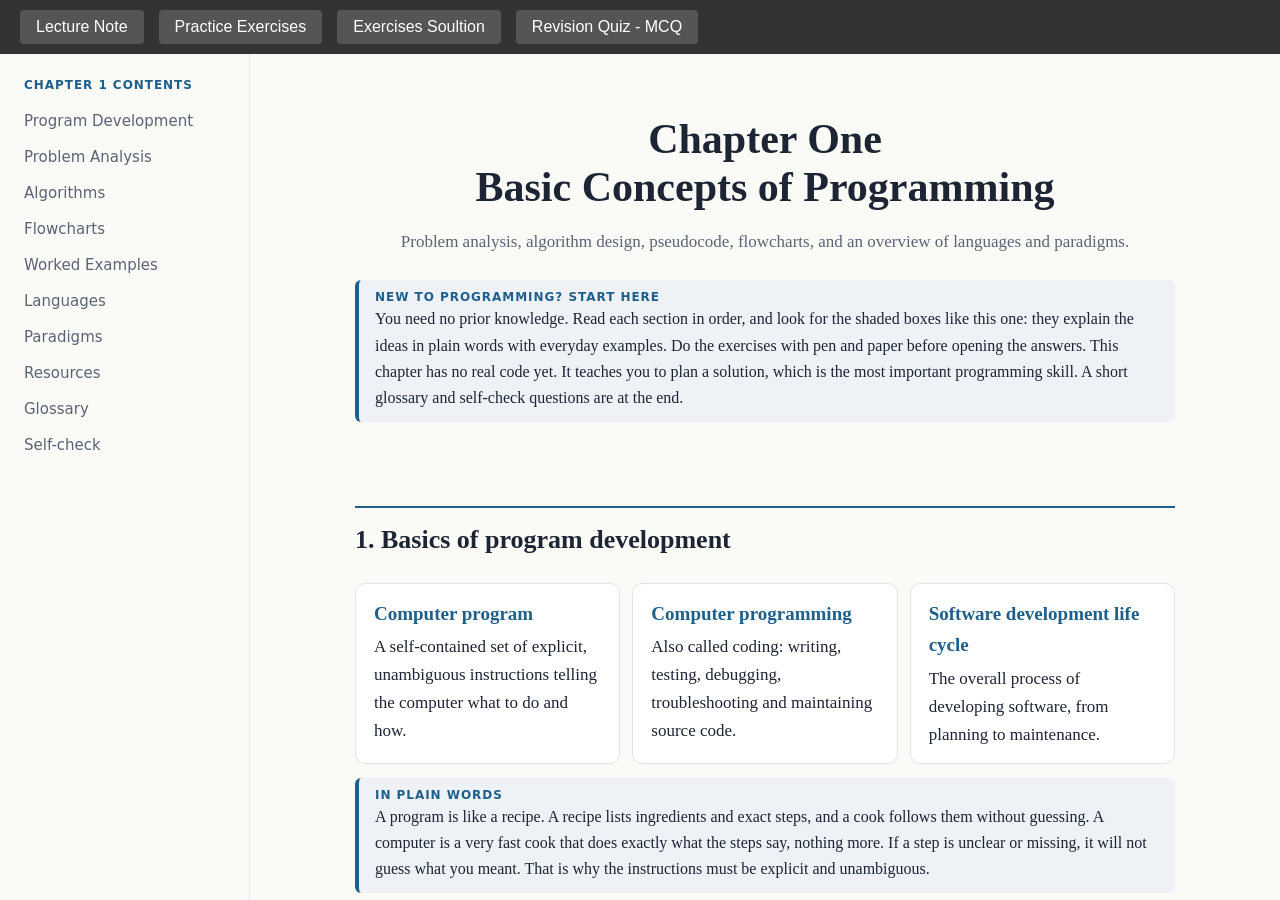
<file: index.html>
<!DOCTYPE html>
<html lang="en">
<head>
    <meta charset="UTF-8">
    <meta name="viewport" content="width=device-width, initial-scale=1.0">
    <title>Workspace Workspace</title>
    <style>
        body {
            margin: 0;
            font-family: Arial, sans-serif;
            display: flex;
            flex-direction: column;
            height: 100vh;
        }
        header {
            background-color: #333;
            padding: 10px 20px;
            display: flex;
            gap: 15px;
        }
        header a {
            color: white;
            text-decoration: none;
            padding: 8px 16px;
            border-radius: 4px;
            background-color: #555;
            transition: background 0.2s;
        }
        header a:hover {
            background-color: #007bff;
        }
        iframe {
            flex-grow: 1;
            border: none;
            width: 100%;
            height: 100%;
        }
    </style>
</head>
<body>

    <header>
        <!-- The 'target' attribute tells the browser to open the link inside the iframe below -->
        <a href="./Chapter_One_Lecture_Note.html" target="app-frame">Lecture Note</a>
        <a href="./Flowchart_Practice_Exercises.html" target="app-frame">Practice Exercises</a>
        <a href="./Exercises_Solution.html" target="app-frame">Exercises Soultion</a>
        <a href="./Revision_Quiz_MCQ.html" target="app-frame">Revision Quiz - MCQ</a>
    </header>

    <!-- 'src' points to app-one, making it the default page that loads -->
    <iframe src="./Chapter_One_Lecture_Note.html" name="app-frame"></iframe>
   <!-- Register Service Worker for Offline Support -->
    <script>
        if ('serviceWorker' in navigator) {
            window.addEventListener('load', () => {
                navigator.serviceWorker.register('./sw.js')
                    .then((reg) => console.log('Offline mode ready:', reg.scope))
                    .catch((err) => console.error('Offline setup failed:', err));
            });
        }
    </script>
</body>
</html>
</file>
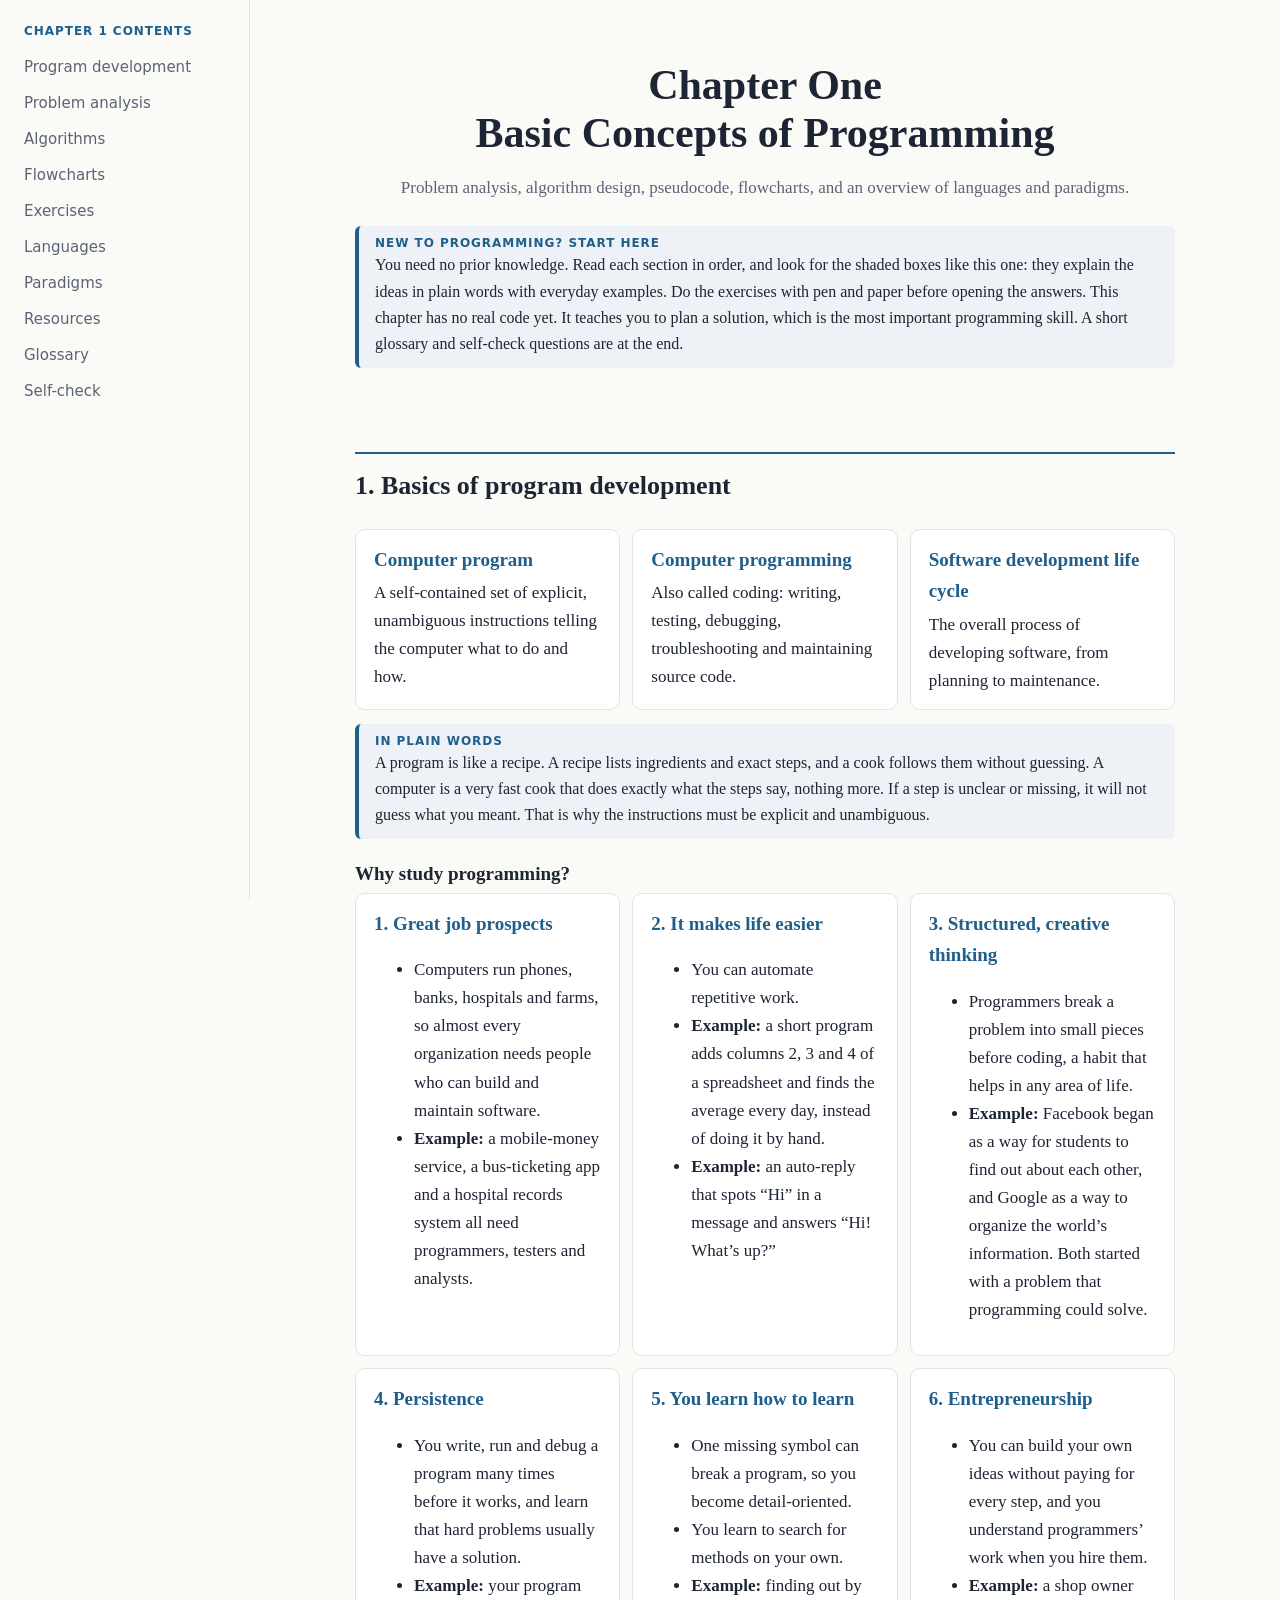
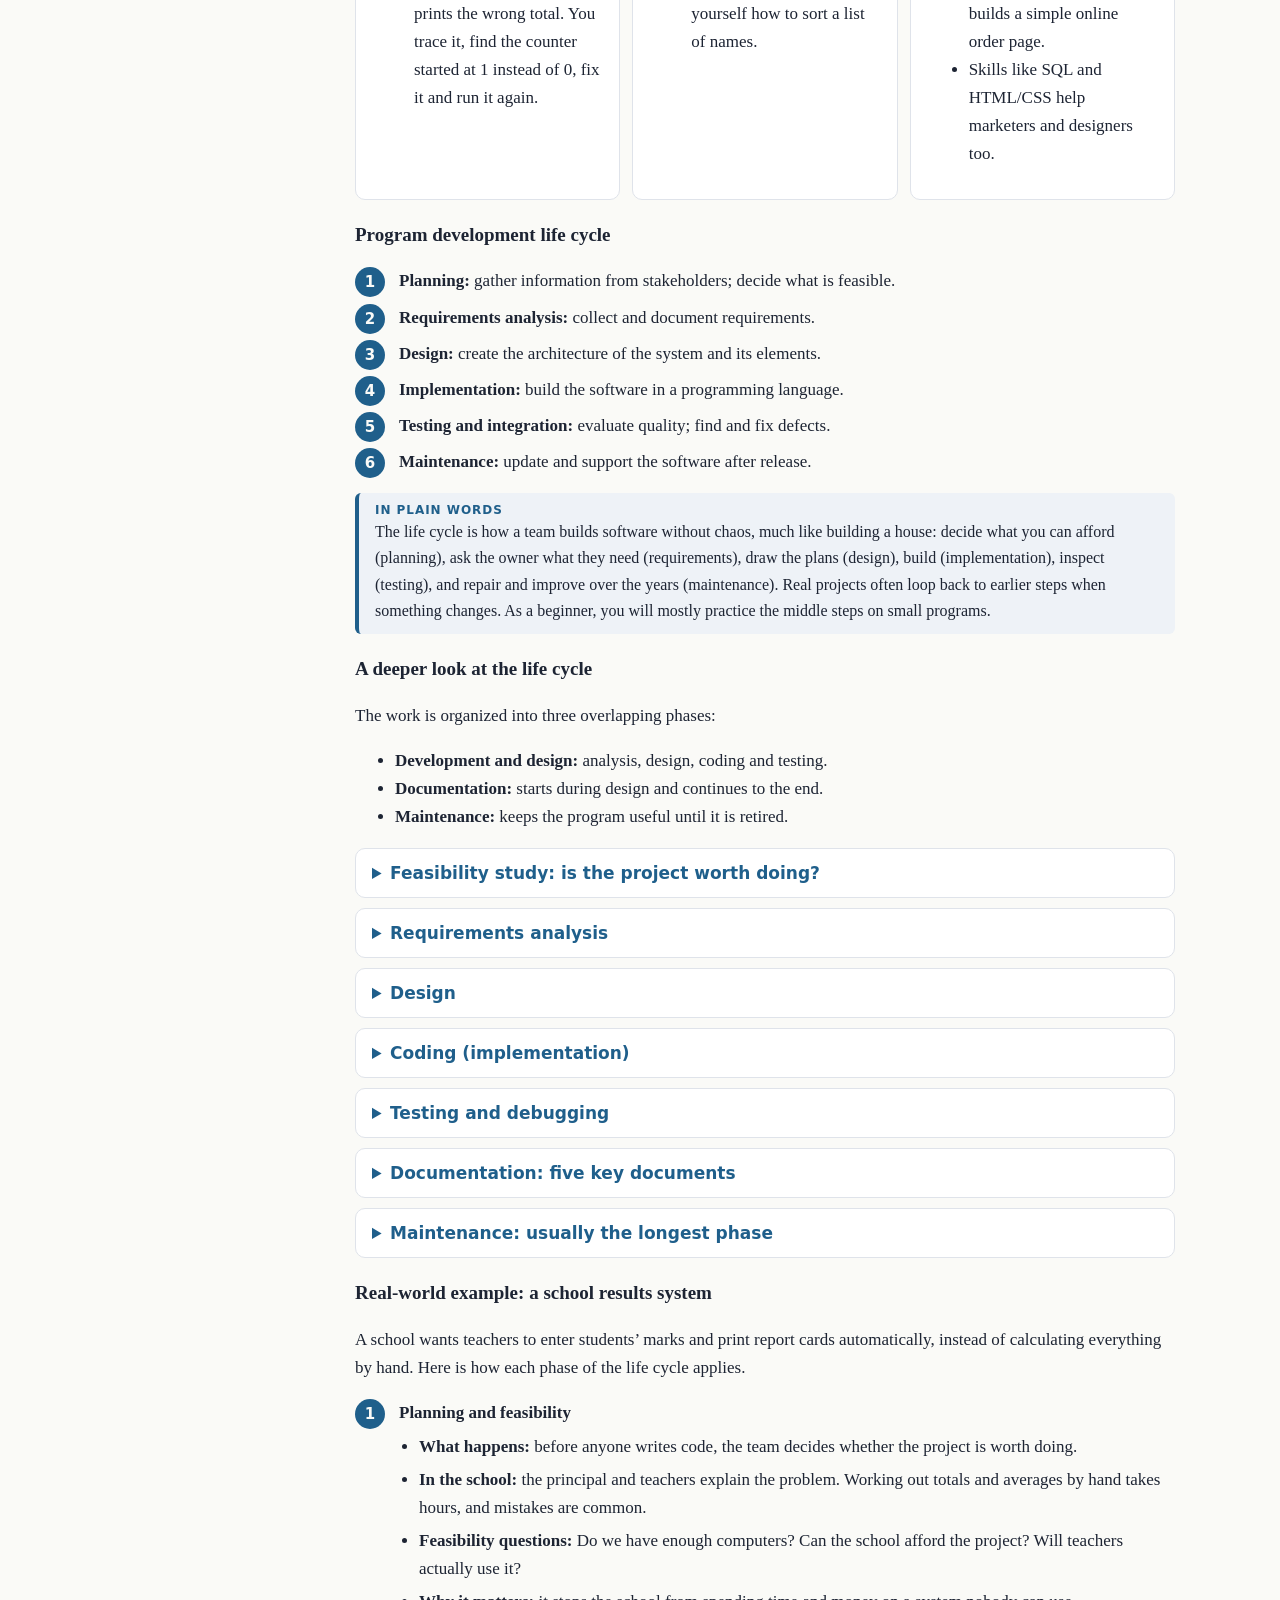
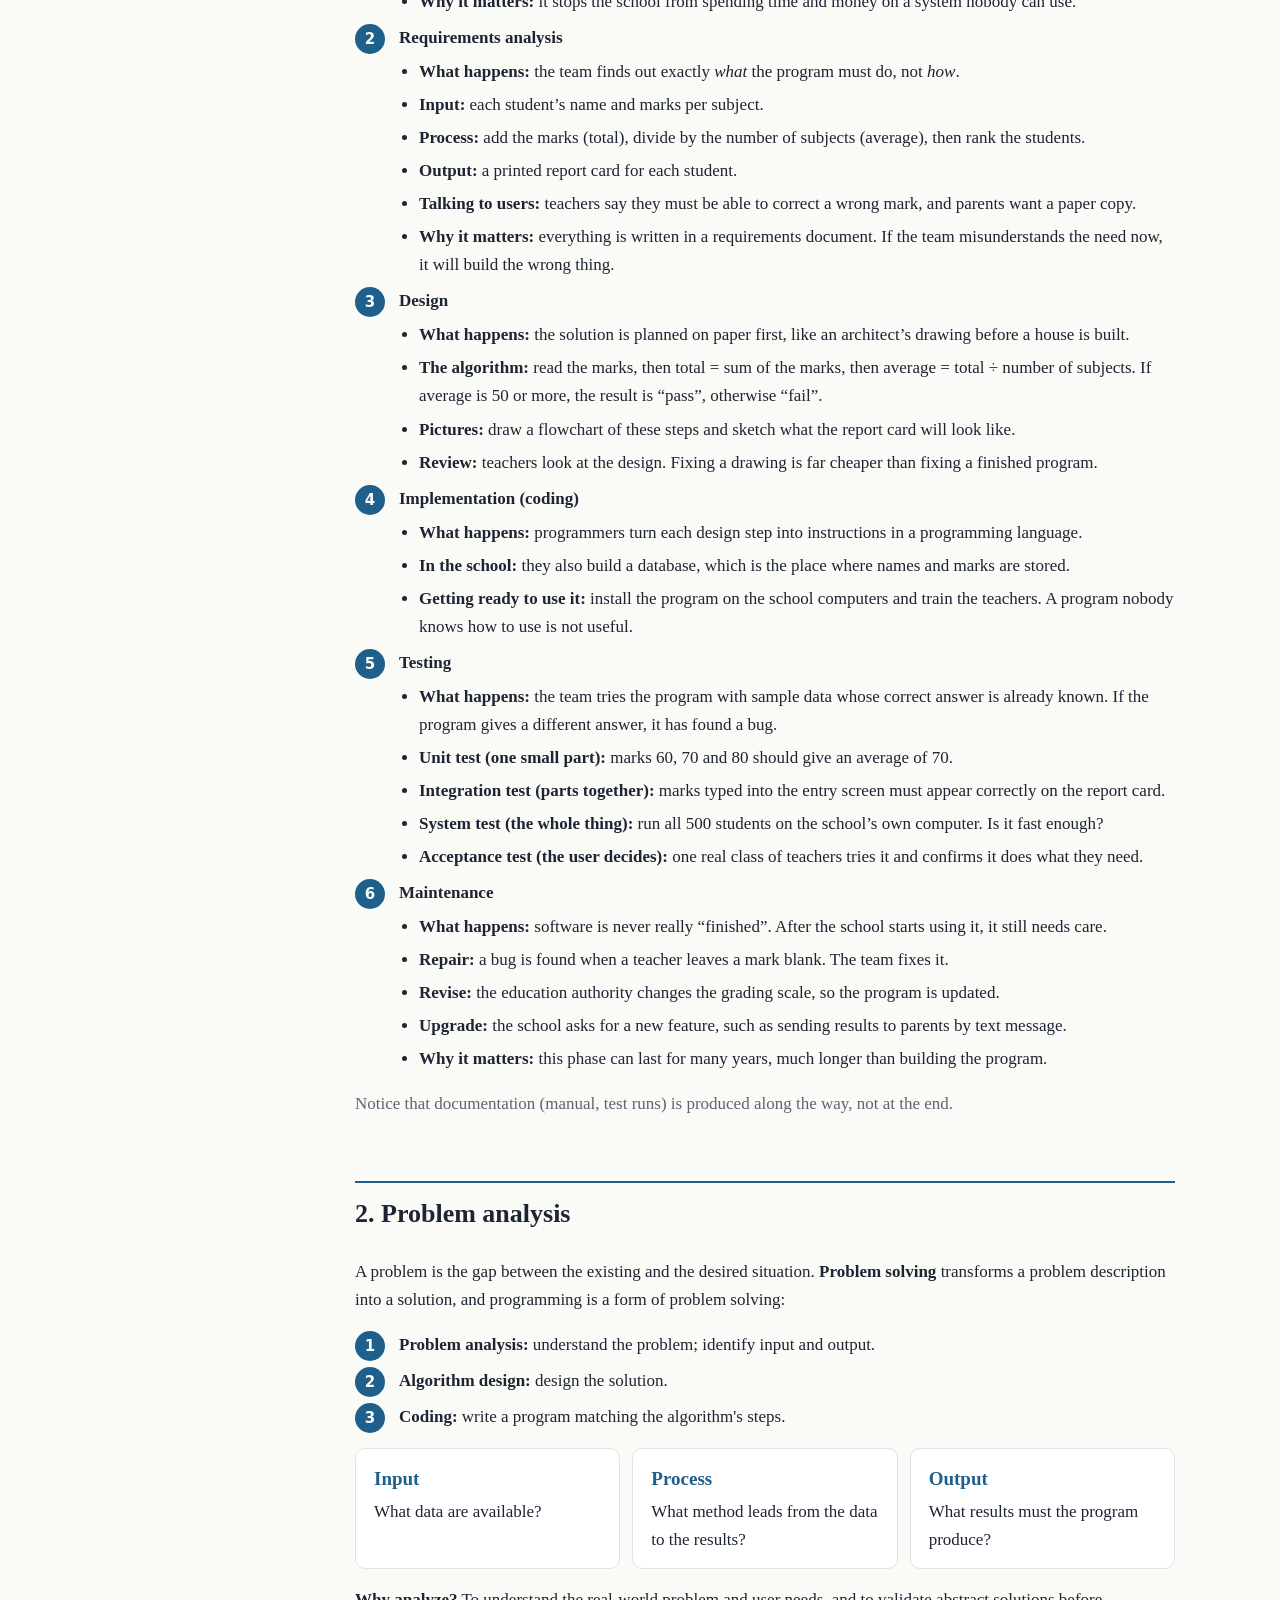
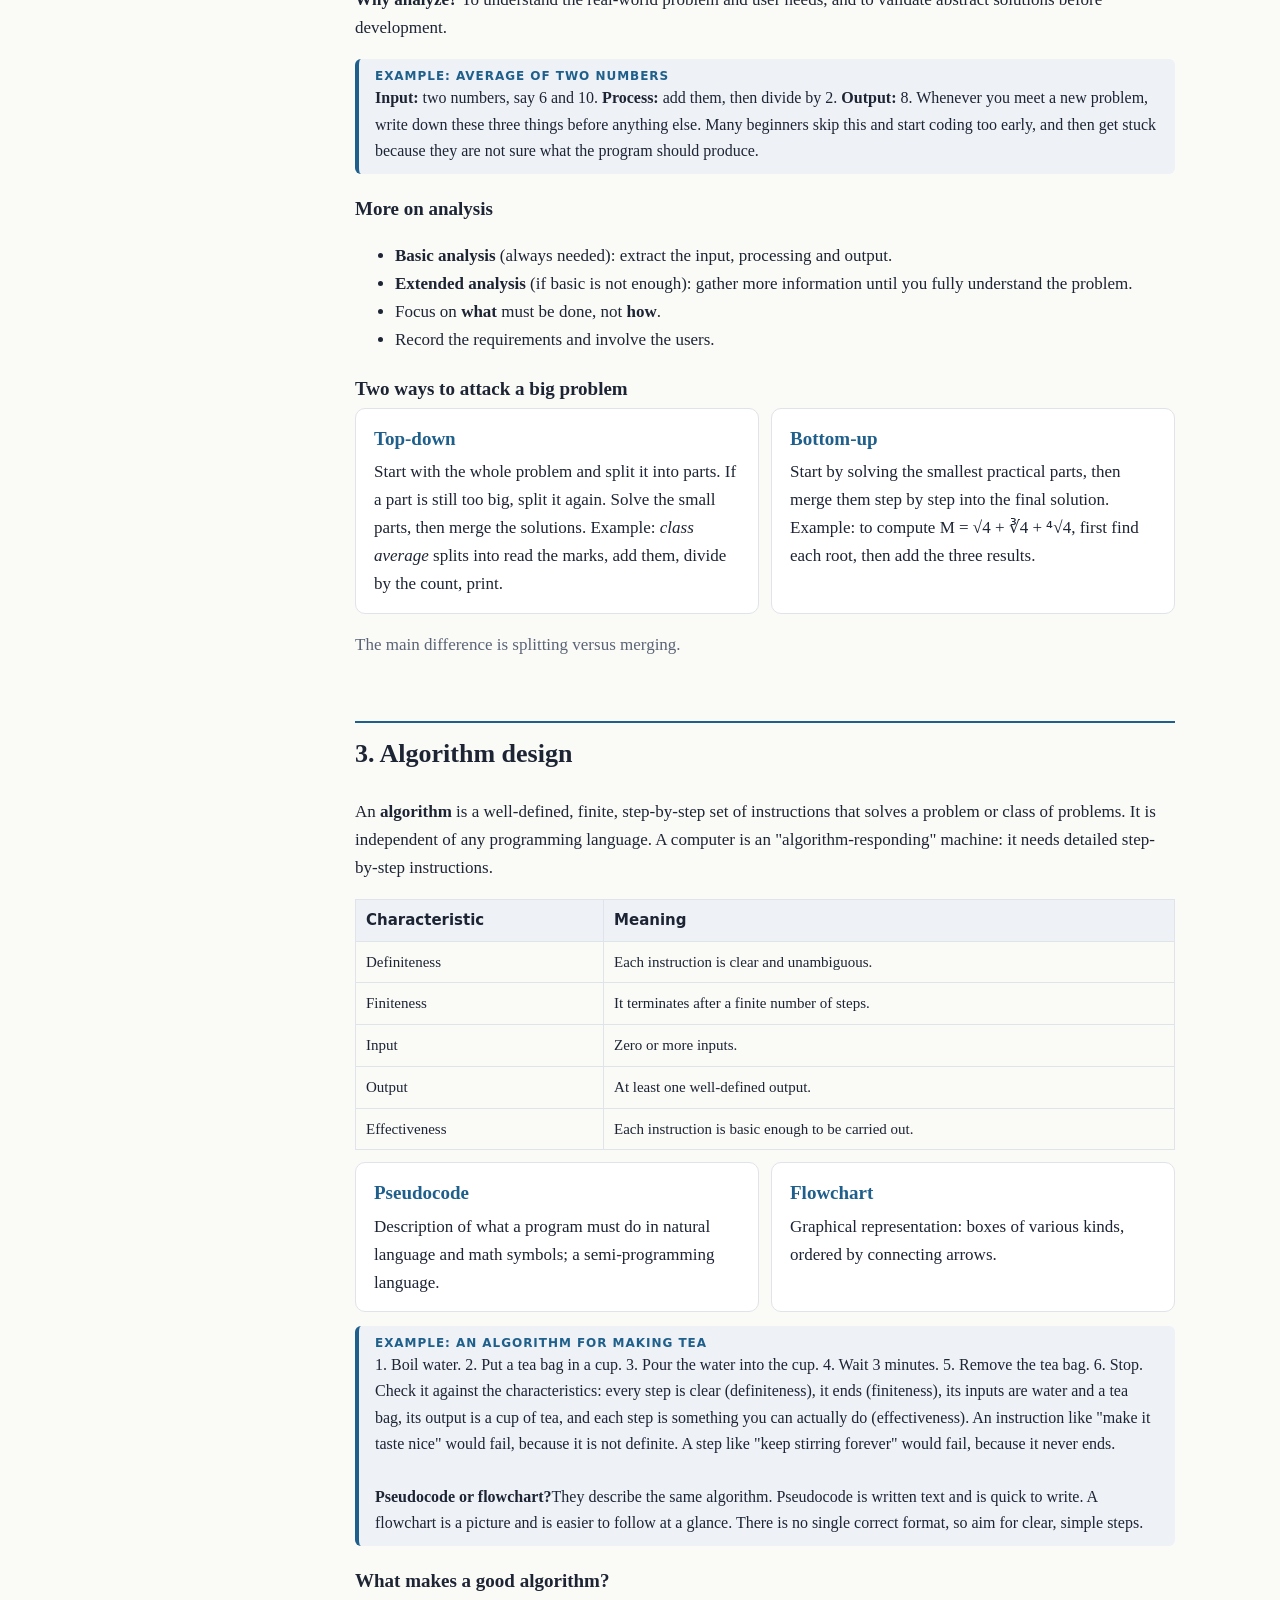
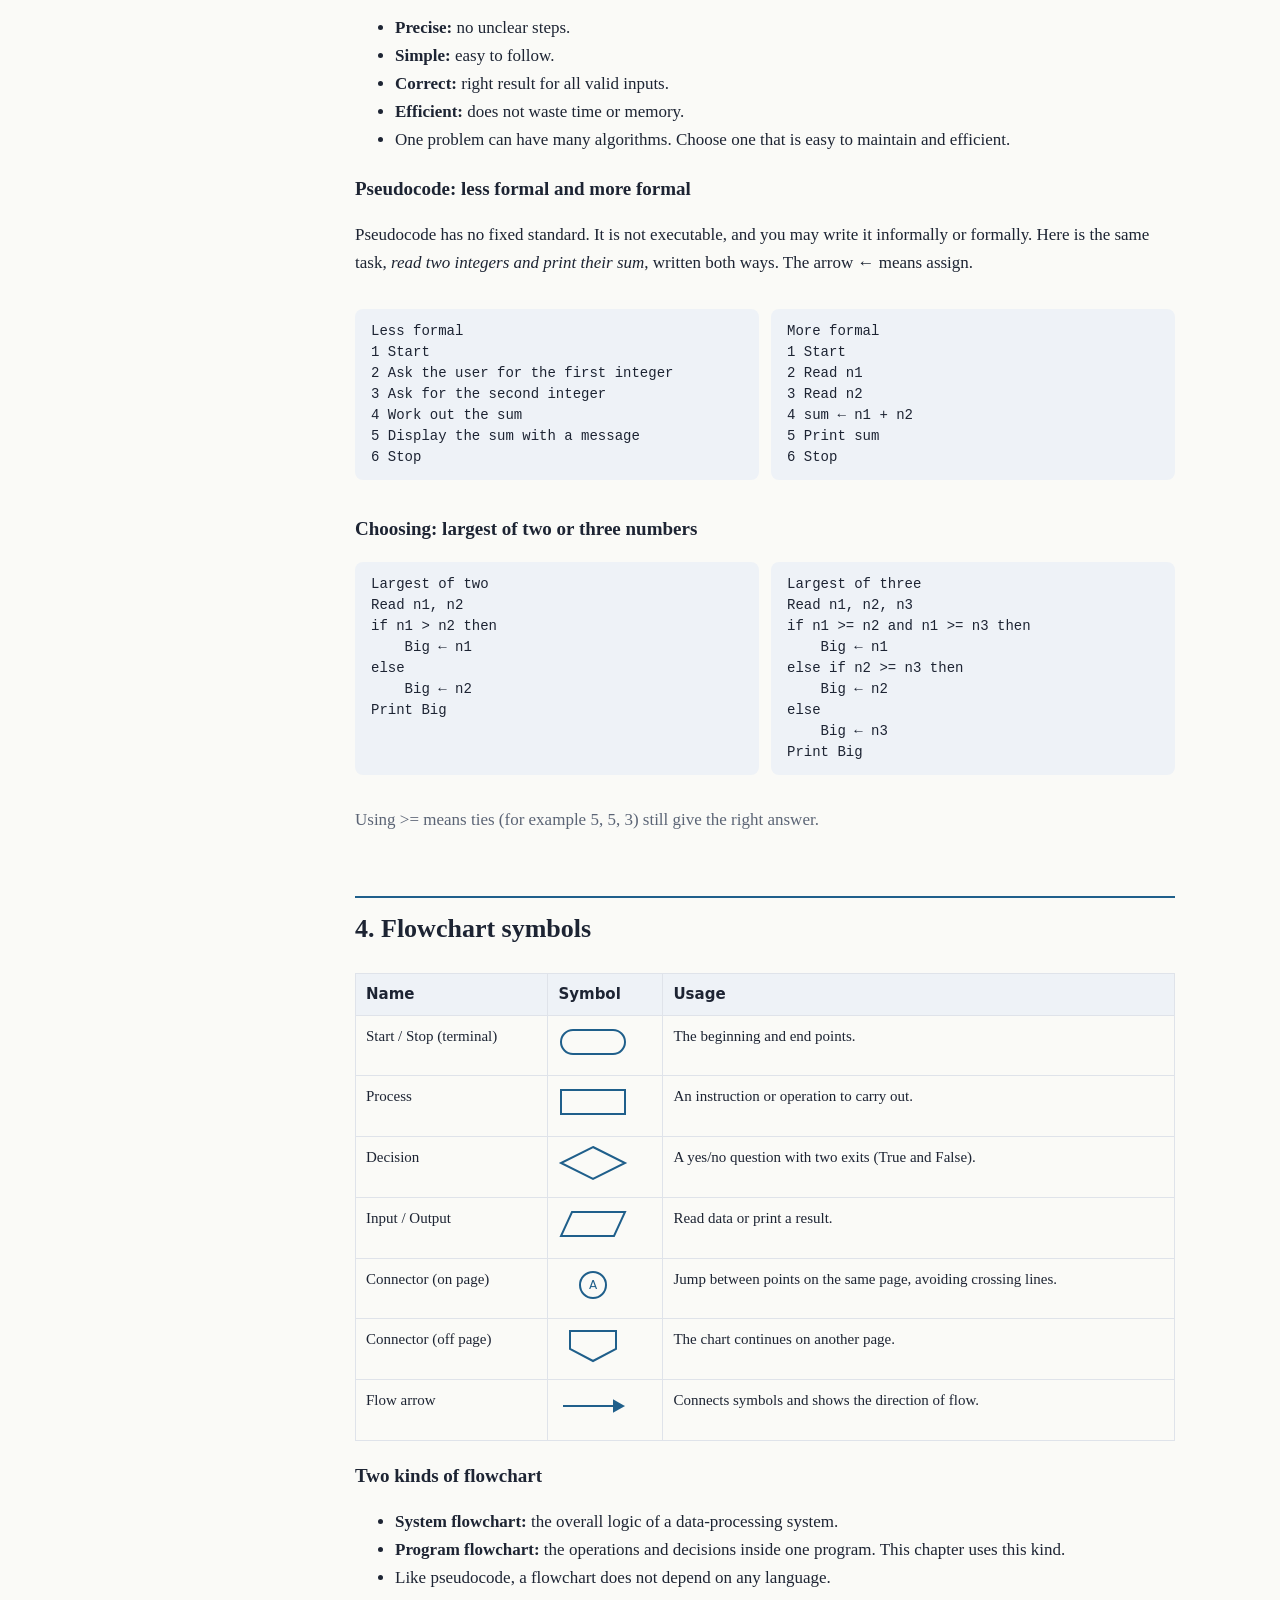
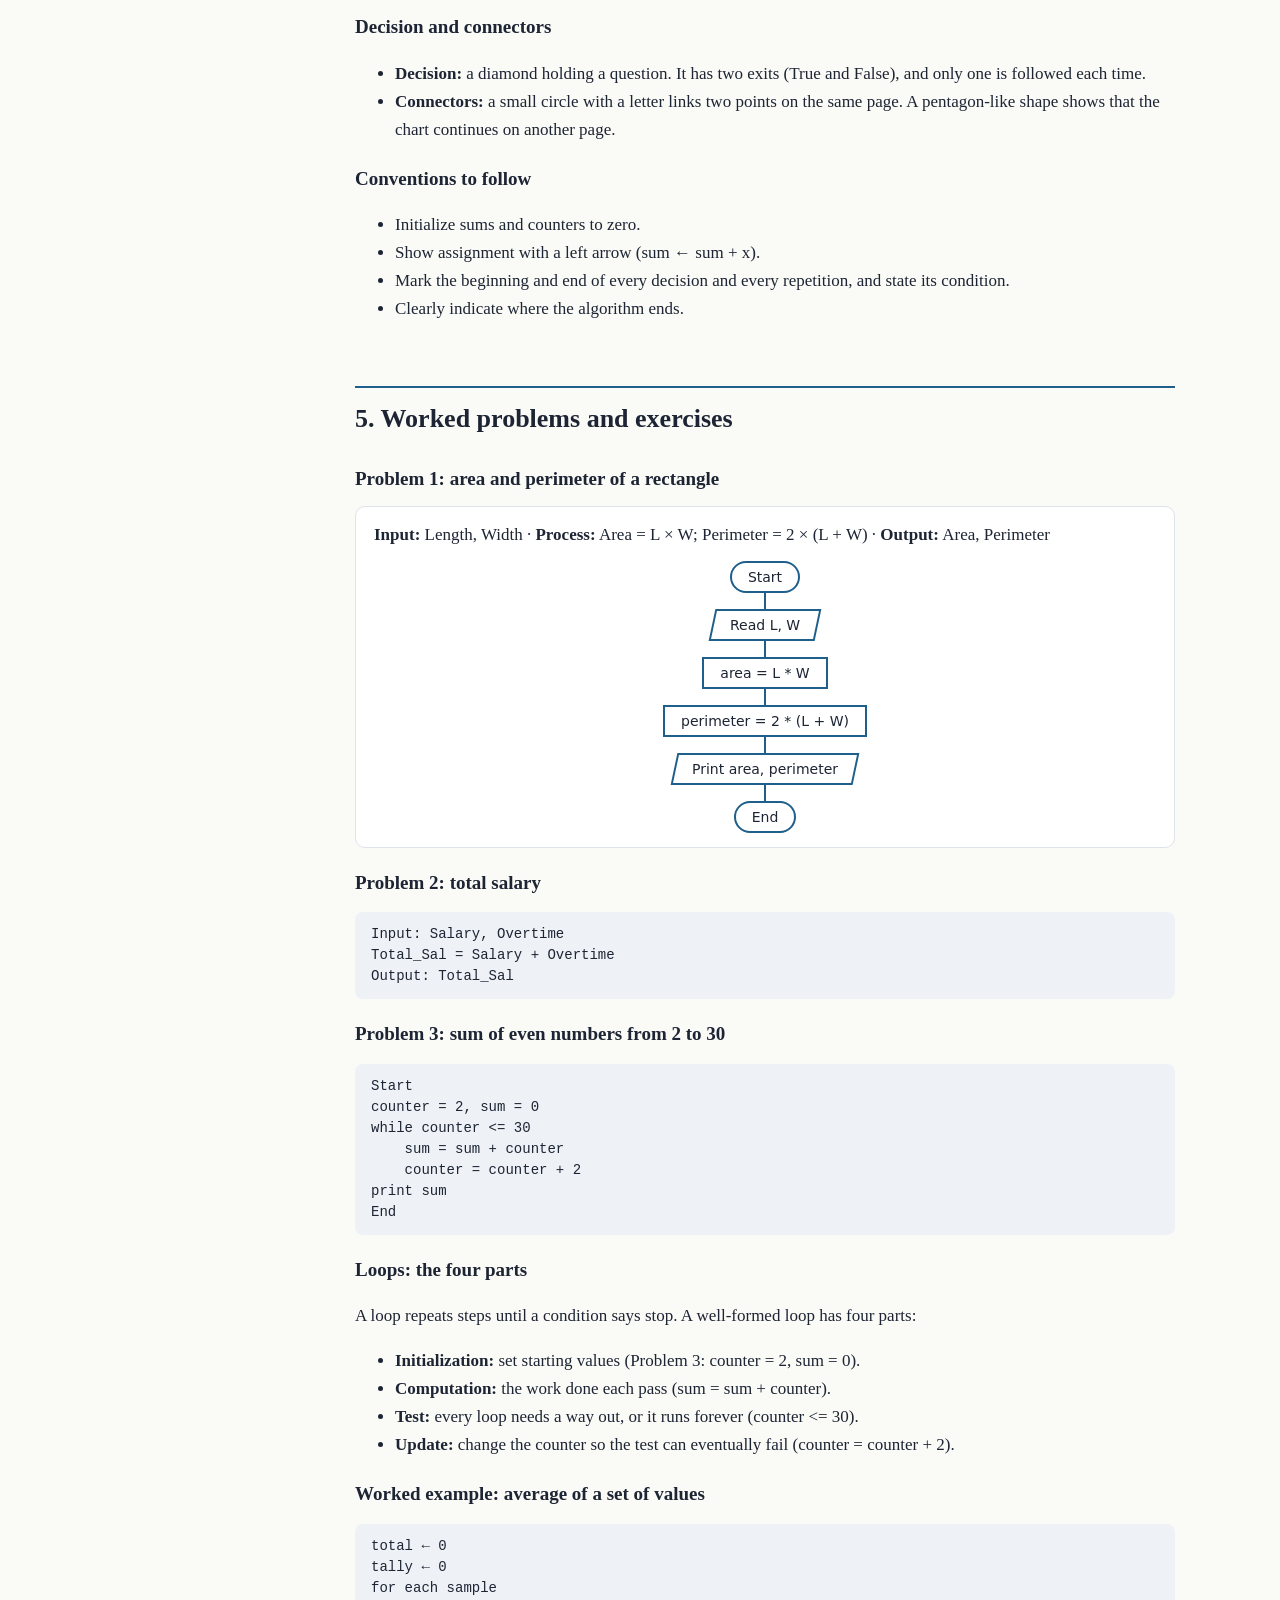
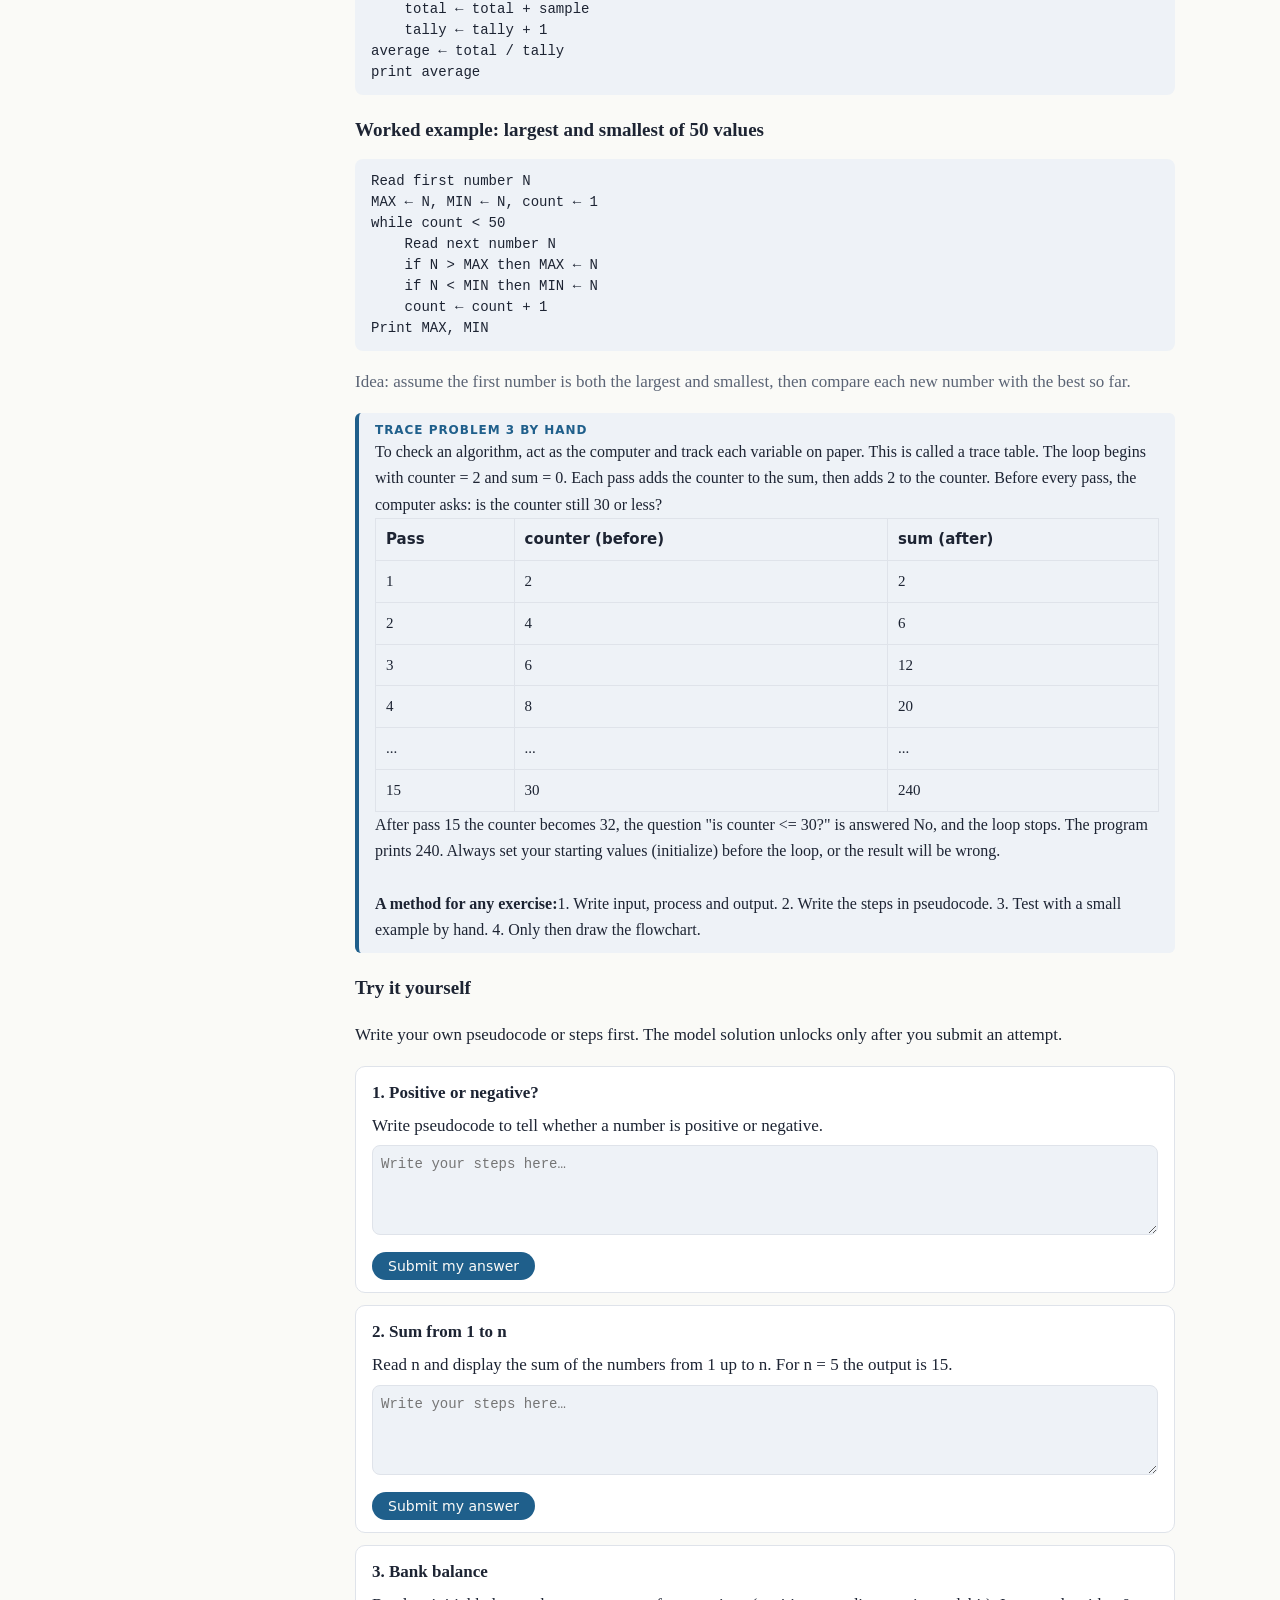
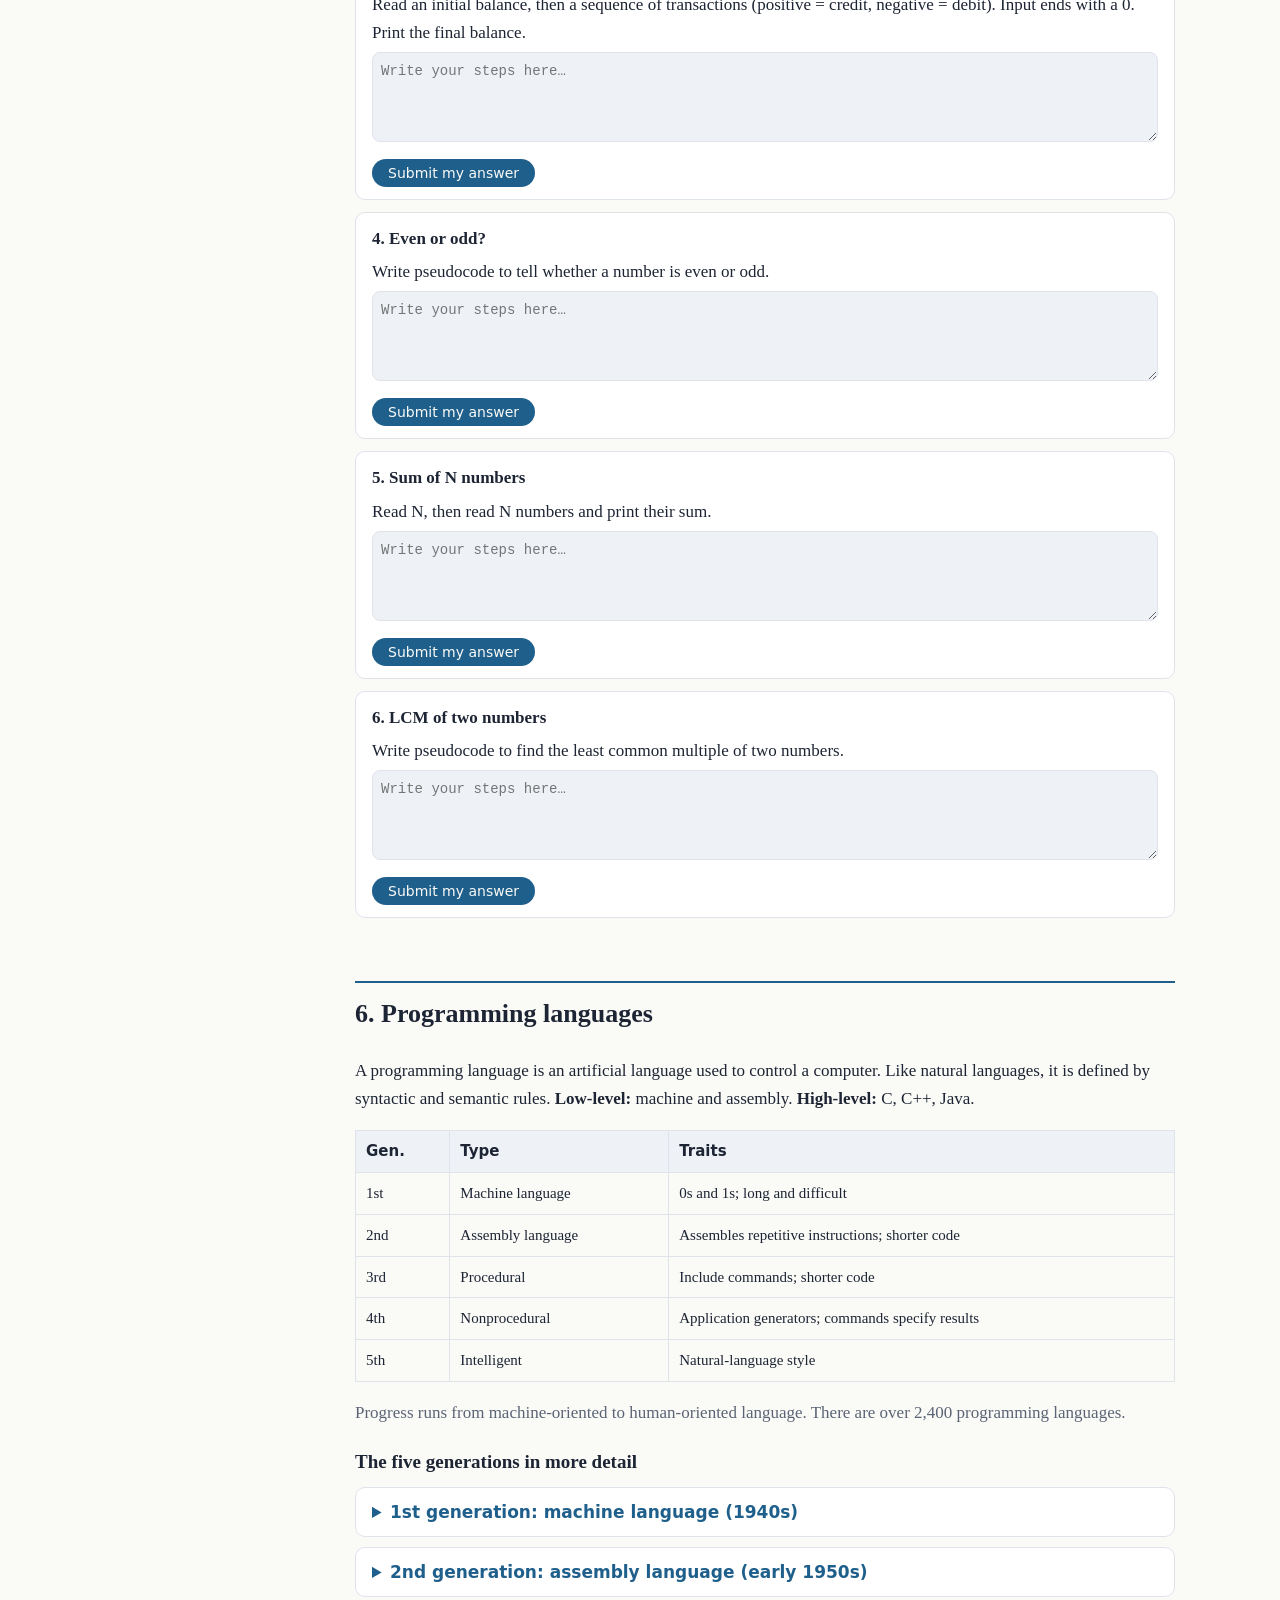
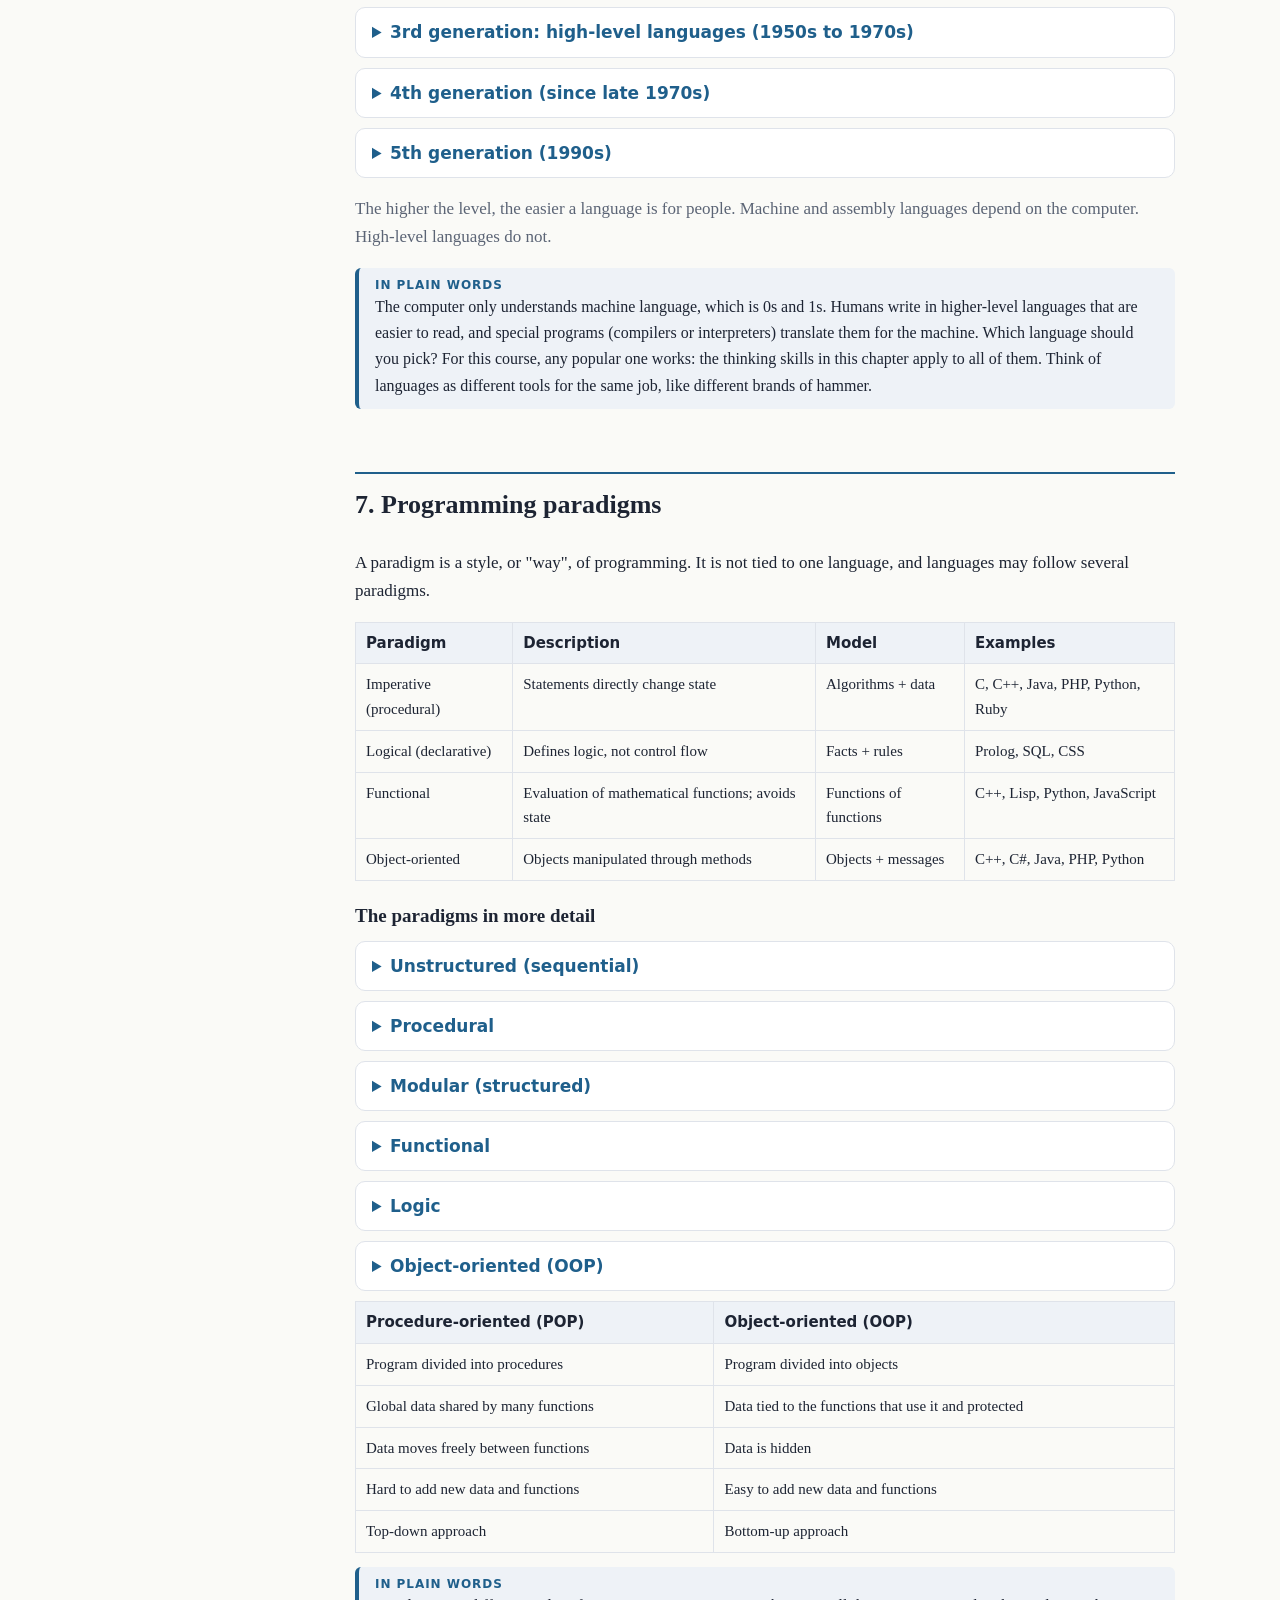
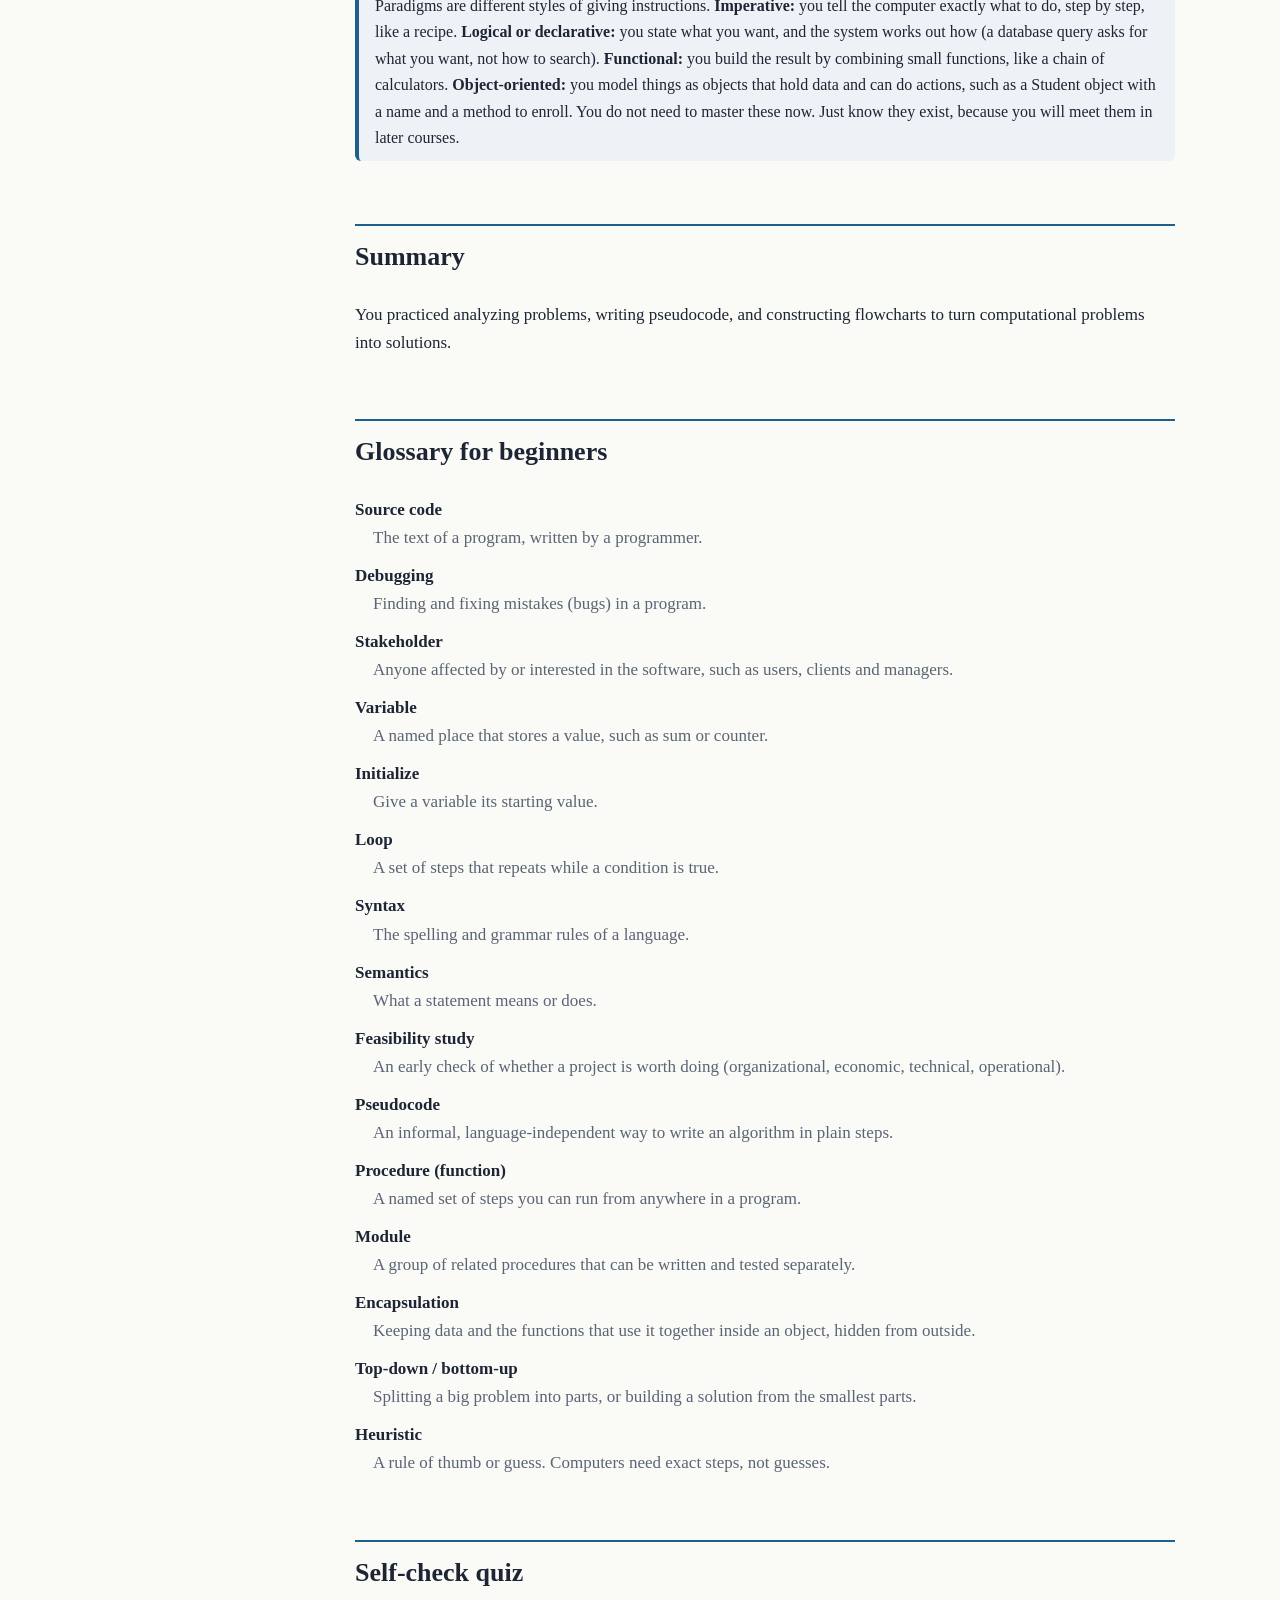
<file: app-one/index.html>
<!DOCTYPE html>
<html lang="en"><head><meta charset="utf-8">
<meta name="viewport" content="width=device-width, initial-scale=1, viewport-fit=cover">
<title>Fundamentals of Programming I – Chapter 1</title>
<style>
:root{--bg:#fafaf7;--fg:#1d2433;--mu:#5b6475;--ac:#1f5f8b;--card:#fff;--bd:#dfe3ea;--code:#eef2f7;box-sizing:border-box;padding-top:env(safe-area-inset-top,0px);padding-bottom:env(safe-area-inset-bottom,0px);color-scheme:light}
@media(prefers-color-scheme:dark){:root:not([data-theme=light]){--bg:#13171f;--fg:#e8ebf1;--mu:#98a2b3;--ac:#6cb4e4;--card:#1b212c;--bd:#2c3442;--code:#232b38;color-scheme:dark}}
:root[data-theme=dark]{--bg:#13171f;--fg:#e8ebf1;--mu:#98a2b3;--ac:#6cb4e4;--card:#1b212c;--bd:#2c3442;--code:#232b38;color-scheme:dark}
html{scroll-padding-top:70px;scroll-behavior:smooth}
body{margin:0;background:var(--bg);color:var(--fg);font:17px/1.65 Georgia,'Times New Roman',serif}
nav{position:sticky;top:env(safe-area-inset-top,0px);background:var(--bg);border-bottom:1px solid var(--bd);padding:10px 16px;display:flex;gap:6px;overflow-x:auto;white-space:nowrap;z-index:5;font:14px system-ui,sans-serif}
nav a{color:var(--mu);text-decoration:none;padding:4px 10px;border-radius:14px}nav a:hover{background:var(--code);color:var(--ac)}
nav b{display:none}
@media(min-width:900px){
html{scroll-padding-top:20px}
body{padding-left:250px}
nav{position:fixed;top:0;left:0;bottom:0;width:250px;box-sizing:border-box;flex-direction:column;gap:2px;padding:calc(24px + env(safe-area-inset-top,0px)) 14px 24px;border-bottom:0;border-right:1px solid var(--bd);overflow-y:auto;white-space:normal;font-size:15px}
nav b{display:block;font:700 12px system-ui;letter-spacing:.08em;text-transform:uppercase;color:var(--ac);padding:0 10px 10px}
nav a{border-radius:8px;padding:8px 10px}
}
header{max-width:820px;margin:0 auto;padding:48px 20px 8px}
header small{font:600 13px system-ui;letter-spacing:.08em;text-transform:uppercase;color:var(--ac)}
h1{font-size:clamp(28px,5vw,42px);line-height:1.15;margin:.3em 0;text-align:center}
main{max-width:820px;margin:0 auto;padding:0 20px 60px}
h2{margin-top:2.4em;padding-top:.4em;border-top:2px solid var(--ac);font-size:26px}
h3{margin-bottom:.2em;font-size:19px}
.card{background:var(--card);border:1px solid var(--bd);border-radius:10px;padding:14px 18px;margin:12px 0}
.grid{display:grid;grid-template-columns:repeat(auto-fit,minmax(220px,1fr));gap:12px}
.grid .card{margin:0}.card h3{margin-top:0;color:var(--ac)}
ol.steps{counter-reset:s;list-style:none;padding:0}
ol.steps li{counter-increment:s;margin:8px 0;padding-left:44px;position:relative}
ol.steps li:before{content:counter(s);position:absolute;left:0;top:0;width:30px;height:30px;border-radius:50%;background:var(--ac);color:var(--bg);font:700 15px/30px system-ui;text-align:center}
.tw{overflow-x:auto}table{border-collapse:collapse;width:100%;font-size:15px}
th,td{border:1px solid var(--bd);padding:8px 10px;text-align:left;vertical-align:top}th{background:var(--code);font-family:system-ui}
pre{background:var(--code);padding:12px 16px;border-radius:8px;overflow-x:auto;font:14px/1.5 ui-monospace,Menlo,monospace}
details{background:var(--card);border:1px solid var(--bd);border-radius:10px;padding:10px 16px;margin:10px 0}
summary{cursor:pointer;font-weight:700;color:var(--ac);font-family:system-ui}
.fc{display:flex;flex-direction:column;align-items:center;font:14px system-ui;gap:0}
.fc div{padding:6px 16px;border:2px solid var(--ac);background:var(--card);text-align:center}
.fc .t{border-radius:20px}.fc .io{transform:skewX(-12deg)}.fc .io span{display:inline-block;transform:skewX(12deg)}
.fc i{width:2px;height:16px;background:var(--ac)}
.tip{background:var(--code);border-left:4px solid var(--ac);border-radius:6px;padding:10px 16px;margin:14px 0;font-size:16px}.tip b:first-child{display:block;font:700 12px system-ui;letter-spacing:.08em;text-transform:uppercase;color:var(--ac);margin-bottom:2px}dt{font-weight:700;margin-top:10px}dd{margin:0 0 0 18px;color:var(--mu)}
footer{text-align:center;color:var(--mu);font:14px system-ui;padding:30px 20px}
button{font:14px system-ui;background:var(--code);color:var(--fg);border:1px solid var(--bd);border-radius:14px;padding:4px 12px;cursor:pointer;float:right}
svg.sym{width:70px;height:36px;stroke:var(--ac);fill:none;stroke-width:2}svg.sym text{fill:var(--ac);stroke:none;font:12px system-ui}
.exq,.qz .q{background:var(--card);border:1px solid var(--bd);border-radius:10px;padding:12px 16px;margin:12px 0}
.exq textarea{width:100%;box-sizing:border-box;min-height:90px;background:var(--code);color:var(--fg);border:1px solid var(--bd);border-radius:8px;padding:8px;font:14px/1.5 ui-monospace,Menlo,monospace}
.btn{font:14px system-ui;background:var(--ac);color:var(--bg);border:0;border-radius:16px;padding:6px 16px;cursor:pointer;margin-top:8px;float:none}.btn:disabled{opacity:.5;cursor:default}
.msg{font:14px system-ui;color:var(--mu);margin-left:8px}.sol{margin-top:10px;border-top:1px dashed var(--bd);padding-top:8px}
.qz button.o{float:none;display:block;width:100%;text-align:left;margin:6px 0;padding:8px 12px;border-radius:8px;font:15px system-ui;background:var(--code);color:var(--fg);border:1px solid var(--bd);cursor:pointer}
.qz button.ok{border-color:#2e9b57;background:rgba(46,155,87,.2)}.qz button.no{border-color:#c0392b;background:rgba(192,57,43,.2)}
.why{font:14px system-ui;color:var(--mu);margin-top:6px}
ol.steps ul{list-style:disc;padding-left:20px;margin:6px 0 4px}ol.steps ul li{counter-increment:none;padding-left:0;margin:5px 0}ol.steps ul li:before{content:none}
</style></head><body>
<nav><b>Chapter 1 contents</b><a href="#sdlc">Program development</a><a href="#analysis">Problem analysis</a><a href="#algo">Algorithms</a><a href="#flow">Flowcharts</a><a href="#practice">Exercises</a><a href="#langs">Languages</a><a href="#paradigms">Paradigms</a><a href="#refs">Resources</a><a href="#gloss">Glossary</a><a href="#check">Self-check</a></nav>
<header>
<h1>Chapter One<br>Basic Concepts of Programming</h1>
<p style="color:var(--mu);text-align:center">Problem analysis, algorithm design, pseudocode, flowcharts, and an overview of languages and paradigms.</p><div class="tip" style="margin-top:24px"><b>New to programming? Start here</b>You need no prior knowledge. Read each section in order, and look for the shaded boxes like this one: they explain the ideas in plain words with everyday examples. Do the exercises with pen and paper before opening the answers. This chapter has no real code yet. It teaches you to plan a solution, which is the most important programming skill. A short glossary and self-check questions are at the end.</div></header>
<main>
<h2 id="sdlc">1. Basics of program development</h2>
<div class="grid">
<div class="card"><h3>Computer program</h3>A self-contained set of explicit, unambiguous instructions telling the computer what to do and how.</div>
<div class="card"><h3>Computer programming</h3>Also called coding: writing, testing, debugging, troubleshooting and maintaining source code.</div>
<div class="card"><h3>Software development life cycle</h3>The overall process of developing software, from planning to maintenance.</div></div>
<div class="tip"><b>In plain words</b>A program is like a recipe. A recipe lists ingredients and exact steps, and a cook follows them without guessing. A computer is a very fast cook that does exactly what the steps say, nothing more. If a step is unclear or missing, it will not guess what you meant. That is why the instructions must be explicit and unambiguous.</div>
<h3>Why study programming?</h3>
<div class="grid">
<div class="card"><h3>1. Great job prospects</h3><ul><li>Computers run phones, banks, hospitals and farms, so almost every organization needs people who can build and maintain software.</li><li><b>Example:</b> a mobile-money service, a bus-ticketing app and a hospital records system all need programmers, testers and analysts.</li></ul></div>
<div class="card"><h3>2. It makes life easier</h3><ul><li>You can automate repetitive work.</li><li><b>Example:</b> a short program adds columns 2, 3 and 4 of a spreadsheet and finds the average every day, instead of doing it by hand.</li><li><b>Example:</b> an auto-reply that spots “Hi” in a message and answers “Hi! What’s up?”</li></ul></div>
<div class="card"><h3>3. Structured, creative thinking</h3><ul><li>Programmers break a problem into small pieces before coding, a habit that helps in any area of life.</li><li><b>Example:</b> Facebook began as a way for students to find out about each other, and Google as a way to organize the world’s information. Both started with a problem that programming could solve.</li></ul></div>
<div class="card"><h3>4. Persistence</h3><ul><li>You write, run and debug a program many times before it works, and learn that hard problems usually have a solution.</li><li><b>Example:</b> your program prints the wrong total. You trace it, find the counter started at 1 instead of 0, fix it and run it again.</li></ul></div>
<div class="card"><h3>5. You learn how to learn</h3><ul><li>One missing symbol can break a program, so you become detail-oriented.</li><li>You learn to search for methods on your own.</li><li><b>Example:</b> finding out by yourself how to sort a list of names.</li></ul></div>
<div class="card"><h3>6. Entrepreneurship</h3><ul><li>You can build your own ideas without paying for every step, and you understand programmers’ work when you hire them.</li><li><b>Example:</b> a shop owner builds a simple online order page.</li><li>Skills like SQL and HTML/CSS help marketers and designers too.</li></ul></div></div>
<h3>Program development life cycle</h3>
<ol class="steps"><li><b>Planning:</b> gather information from stakeholders; decide what is feasible.</li><li><b>Requirements analysis:</b> collect and document requirements.</li><li><b>Design:</b> create the architecture of the system and its elements.</li><li><b>Implementation:</b> build the software in a programming language.</li><li><b>Testing and integration:</b> evaluate quality; find and fix defects.</li><li><b>Maintenance:</b> update and support the software after release.</li></ol>

<div class="tip"><b>In plain words</b>The life cycle is how a team builds software without chaos, much like building a house: decide what you can afford (planning), ask the owner what they need (requirements), draw the plans (design), build (implementation), inspect (testing), and repair and improve over the years (maintenance). Real projects often loop back to earlier steps when something changes. As a beginner, you will mostly practice the middle steps on small programs.</div>
<h3>A deeper look at the life cycle</h3>
<p>The work is organized into three overlapping phases:</p>
<ul><li><b>Development and design:</b> analysis, design, coding and testing.</li><li><b>Documentation:</b> starts during design and continues to the end.</li><li><b>Maintenance:</b> keeps the program useful until it is retired.</li></ul>
<details><summary>Feasibility study: is the project worth doing?</summary><ul><li><b>Organizational:</b> does it support the organization’s goals?</li><li><b>Economic:</b> will it save money or raise income?</li><li><b>Technical:</b> do we have the hardware, software and network?</li><li><b>Operational:</b> will users and management accept it? Does it meet customer and government requirements?</li></ul></details>
<details><summary>Requirements analysis</summary><ul><li>Find the input, processing and output (what must be done, not how).</li><li>Talk to the users and involve them throughout.</li><li>Record the requirements in a document.</li></ul></details>
<details><summary>Design</summary><ul><li>Design the solution as an algorithm: the blueprint of the system.</li><li>Review it with users before coding.</li><li>Catches mistakes before they are built in.</li></ul></details>
<details><summary>Coding (implementation)</summary><ul><li>Translate each algorithm step into the chosen language.</li><li>Also set up databases and networks.</li><li>Train the people who will use it.</li></ul></details>
<details><summary>Testing and debugging</summary><ul><li><b>Testing</b> checks whether the program is correct; <b>debugging</b> finds and fixes the errors (bugs).</li><li>Testing every case is impossible, so choose test data carefully. Good teams plan test data before coding.</li><li><b>Unit testing:</b> each small part on its own.</li><li><b>Integration testing:</b> parts combined, to check they work together.</li><li><b>System testing:</b> the whole system on its real platform.</li><li><b>Acceptance testing:</b> does it do what the user needs?</li></ul></details>
<details><summary>Documentation: five key documents</summary><ul><li>The algorithm and its changes</li><li>A program description</li><li>A well-commented program listing</li><li>Sample test runs</li><li>A users’ manual</li></ul></details>
<details><summary>Maintenance: usually the longest phase</summary><ul><li><b>Repair</b> bugs found later.</li><li><b>Revise</b> for new needs, such as organizational change.</li><li><b>Upgrade</b> with new features or new technology.</li><li>Development takes days or months; maintenance can last years. Good documentation makes it cheaper.</li></ul></details>
<h3>Real-world example: a school results system</h3>
<p>A school wants teachers to enter students’ marks and print report cards automatically, instead of calculating everything by hand. Here is how each phase of the life cycle applies.</p>
<ol class="steps">
<li><b>Planning and feasibility</b><ul>
<li><b>What happens:</b> before anyone writes code, the team decides whether the project is worth doing.</li>
<li><b>In the school:</b> the principal and teachers explain the problem. Working out totals and averages by hand takes hours, and mistakes are common.</li>
<li><b>Feasibility questions:</b> Do we have enough computers? Can the school afford the project? Will teachers actually use it?</li>
<li><b>Why it matters:</b> it stops the school from spending time and money on a system nobody can use.</li></ul></li>
<li><b>Requirements analysis</b><ul>
<li><b>What happens:</b> the team finds out exactly <i>what</i> the program must do, not <i>how</i>.</li>
<li><b>Input:</b> each student’s name and marks per subject.</li>
<li><b>Process:</b> add the marks (total), divide by the number of subjects (average), then rank the students.</li>
<li><b>Output:</b> a printed report card for each student.</li>
<li><b>Talking to users:</b> teachers say they must be able to correct a wrong mark, and parents want a paper copy.</li>
<li><b>Why it matters:</b> everything is written in a requirements document. If the team misunderstands the need now, it will build the wrong thing.</li></ul></li>
<li><b>Design</b><ul>
<li><b>What happens:</b> the solution is planned on paper first, like an architect’s drawing before a house is built.</li>
<li><b>The algorithm:</b> read the marks, then total = sum of the marks, then average = total ÷ number of subjects. If average is 50 or more, the result is “pass”, otherwise “fail”.</li>
<li><b>Pictures:</b> draw a flowchart of these steps and sketch what the report card will look like.</li>
<li><b>Review:</b> teachers look at the design. Fixing a drawing is far cheaper than fixing a finished program.</li></ul></li>
<li><b>Implementation (coding)</b><ul>
<li><b>What happens:</b> programmers turn each design step into instructions in a programming language.</li>
<li><b>In the school:</b> they also build a database, which is the place where names and marks are stored.</li>
<li><b>Getting ready to use it:</b> install the program on the school computers and train the teachers. A program nobody knows how to use is not useful.</li></ul></li>
<li><b>Testing</b><ul>
<li><b>What happens:</b> the team tries the program with sample data whose correct answer is already known. If the program gives a different answer, it has found a bug.</li>
<li><b>Unit test (one small part):</b> marks 60, 70 and 80 should give an average of 70.</li>
<li><b>Integration test (parts together):</b> marks typed into the entry screen must appear correctly on the report card.</li>
<li><b>System test (the whole thing):</b> run all 500 students on the school’s own computer. Is it fast enough?</li>
<li><b>Acceptance test (the user decides):</b> one real class of teachers tries it and confirms it does what they need.</li></ul></li>
<li><b>Maintenance</b><ul>
<li><b>What happens:</b> software is never really “finished”. After the school starts using it, it still needs care.</li>
<li><b>Repair:</b> a bug is found when a teacher leaves a mark blank. The team fixes it.</li>
<li><b>Revise:</b> the education authority changes the grading scale, so the program is updated.</li>
<li><b>Upgrade:</b> the school asks for a new feature, such as sending results to parents by text message.</li>
<li><b>Why it matters:</b> this phase can last for many years, much longer than building the program.</li></ul></li></ol>
<p style="color:var(--mu)">Notice that documentation (manual, test runs) is produced along the way, not at the end.</p>
<h2 id="analysis">2. Problem analysis</h2>
<p>A problem is the gap between the existing and the desired situation. <b>Problem solving</b> transforms a problem description into a solution, and programming is a form of problem solving:</p>
<ol class="steps"><li><b>Problem analysis:</b> understand the problem; identify input and output.</li><li><b>Algorithm design:</b> design the solution.</li><li><b>Coding:</b> write a program matching the algorithm's steps.</li></ol>
<div class="grid"><div class="card"><h3>Input</h3>What data are available?</div><div class="card"><h3>Process</h3>What method leads from the data to the results?</div><div class="card"><h3>Output</h3>What results must the program produce?</div></div>
<p><b>Why analyze?</b> To understand the real-world problem and user needs, and to validate abstract solutions before development.</p>

<div class="tip"><b>Example: average of two numbers</b><b>Input:</b> two numbers, say 6 and 10. <b>Process:</b> add them, then divide by 2. <b>Output:</b> 8. Whenever you meet a new problem, write down these three things before anything else. Many beginners skip this and start coding too early, and then get stuck because they are not sure what the program should produce.</div>
<h3>More on analysis</h3>
<ul><li><b>Basic analysis</b> (always needed): extract the input, processing and output.</li><li><b>Extended analysis</b> (if basic is not enough): gather more information until you fully understand the problem.</li><li>Focus on <b>what</b> must be done, not <b>how</b>.</li><li>Record the requirements and involve the users.</li></ul>
<h3>Two ways to attack a big problem</h3>
<div class="grid"><div class="card"><h3>Top-down</h3>Start with the whole problem and split it into parts. If a part is still too big, split it again. Solve the small parts, then merge the solutions. Example: <i>class average</i> splits into read the marks, add them, divide by the count, print.</div><div class="card"><h3>Bottom-up</h3>Start by solving the smallest practical parts, then merge them step by step into the final solution. Example: to compute M = &radic;4 + &#8731;4 + &#8308;&radic;4, first find each root, then add the three results.</div></div>
<p style="color:var(--mu)">The main difference is splitting versus merging.</p>
<h2 id="algo">3. Algorithm design</h2>
<p>An <b>algorithm</b> is a well-defined, finite, step-by-step set of instructions that solves a problem or class of problems. It is independent of any programming language. A computer is an "algorithm-responding" machine: it needs detailed step-by-step instructions.</p>
<div class="tw"><table><tr><th>Characteristic</th><th>Meaning</th></tr>
<tr><td>Definiteness</td><td>Each instruction is clear and unambiguous.</td></tr>
<tr><td>Finiteness</td><td>It terminates after a finite number of steps.</td></tr>
<tr><td>Input</td><td>Zero or more inputs.</td></tr>
<tr><td>Output</td><td>At least one well-defined output.</td></tr>
<tr><td>Effectiveness</td><td>Each instruction is basic enough to be carried out.</td></tr></table></div>
<div class="grid" style="margin-top:12px"><div class="card"><h3>Pseudocode</h3>Description of what a program must do in natural language and math symbols; a semi-programming language.</div><div class="card"><h3>Flowchart</h3>Graphical representation: boxes of various kinds, ordered by connecting arrows.</div></div>

<div class="tip"><b>Example: an algorithm for making tea</b>1. Boil water. 2. Put a tea bag in a cup. 3. Pour the water into the cup. 4. Wait 3 minutes. 5. Remove the tea bag. 6. Stop.<br>Check it against the characteristics: every step is clear (definiteness), it ends (finiteness), its inputs are water and a tea bag, its output is a cup of tea, and each step is something you can actually do (effectiveness). An instruction like "make it taste nice" would fail, because it is not definite. A step like "keep stirring forever" would fail, because it never ends.<br><br><b>Pseudocode or flowchart?</b>They describe the same algorithm. Pseudocode is written text and is quick to write. A flowchart is a picture and is easier to follow at a glance. There is no single correct format, so aim for clear, simple steps.</div>
<h3>What makes a good algorithm?</h3>
<ul><li><b>Precise:</b> no unclear steps.</li><li><b>Simple:</b> easy to follow.</li><li><b>Correct:</b> right result for all valid inputs.</li><li><b>Efficient:</b> does not waste time or memory.</li><li>One problem can have many algorithms. Choose one that is easy to maintain and efficient.</li></ul>
<h3>Pseudocode: less formal and more formal</h3>
<p>Pseudocode has no fixed standard. It is not executable, and you may write it informally or formally. Here is the same task, <i>read two integers and print their sum</i>, written both ways. The arrow ← means assign.</p>
<div class="grid"><pre>Less formal
1 Start
2 Ask the user for the first integer
3 Ask for the second integer
4 Work out the sum
5 Display the sum with a message
6 Stop</pre><pre>More formal
1 Start
2 Read n1
3 Read n2
4 sum ← n1 + n2
5 Print sum
6 Stop</pre></div>
<h3>Choosing: largest of two or three numbers</h3>
<div class="grid"><pre>Largest of two
Read n1, n2
if n1 &gt; n2 then
    Big ← n1
else
    Big ← n2
Print Big</pre><pre>Largest of three
Read n1, n2, n3
if n1 &gt;= n2 and n1 &gt;= n3 then
    Big ← n1
else if n2 &gt;= n3 then
    Big ← n2
else
    Big ← n3
Print Big</pre></div>
<p style="color:var(--mu)">Using &gt;= means ties (for example 5, 5, 3) still give the right answer.</p>
<h2 id="flow">4. Flowchart symbols</h2>
<div class="tw"><table><tr><th>Name</th><th>Symbol</th><th>Usage</th></tr><tr><td>Start / Stop (terminal)</td><td><svg class="sym" viewBox="0 0 70 36"><rect x="3" y="6" width="64" height="24" rx="12"/></svg></td><td>The beginning and end points.</td></tr><tr><td>Process</td><td><svg class="sym" viewBox="0 0 70 36"><rect x="3" y="6" width="64" height="24"/></svg></td><td>An instruction or operation to carry out.</td></tr><tr><td>Decision</td><td><svg class="sym" viewBox="0 0 70 36"><polygon points="35,2 67,18 35,34 3,18"/></svg></td><td>A yes/no question with two exits (True and False).</td></tr><tr><td>Input / Output</td><td><svg class="sym" viewBox="0 0 70 36"><polygon points="14,6 67,6 56,30 3,30"/></svg></td><td>Read data or print a result.</td></tr><tr><td>Connector (on page)</td><td><svg class="sym" viewBox="0 0 70 36"><circle cx="35" cy="18" r="13"/><text x="31" y="22">A</text></svg></td><td>Jump between points on the same page, avoiding crossing lines.</td></tr><tr><td>Connector (off page)</td><td><svg class="sym" viewBox="0 0 70 36"><polygon points="12,4 58,4 58,22 35,34 12,22"/></svg></td><td>The chart continues on another page.</td></tr><tr><td>Flow arrow</td><td><svg class="sym" viewBox="0 0 70 36"><line x1="5" y1="18" x2="58" y2="18"/><polygon points="65,18 56,13 56,23" fill="currentColor" style="fill:var(--ac)"/></svg></td><td>Connects symbols and shows the direction of flow.</td></tr></table></div>
<h3>Two kinds of flowchart</h3>
<ul><li><b>System flowchart:</b> the overall logic of a data-processing system.</li><li><b>Program flowchart:</b> the operations and decisions inside one program. This chapter uses this kind.</li><li>Like pseudocode, a flowchart does not depend on any language.</li></ul>
<h3>Decision and connectors</h3>
<ul><li><b>Decision:</b> a diamond holding a question. It has two exits (True and False), and only one is followed each time.</li><li><b>Connectors:</b> a small circle with a letter links two points on the same page. A pentagon-like shape shows that the chart continues on another page.</li></ul>
<h3>Conventions to follow</h3>
<ul><li>Initialize sums and counters to zero.</li><li>Show assignment with a left arrow (sum ← sum + x).</li><li>Mark the beginning and end of every decision and every repetition, and state its condition.</li><li>Clearly indicate where the algorithm ends.</li></ul>
<h2 id="practice">5. Worked problems and exercises</h2>
<h3>Problem 1: area and perimeter of a rectangle</h3>
<div class="card"><b>Input:</b> Length, Width · <b>Process:</b> Area = L × W; Perimeter = 2 × (L + W) · <b>Output:</b> Area, Perimeter
<div class="fc" style="margin-top:12px"><div class="t">Start</div><i></i><div class="io"><span>Read L, W</span></div><i></i><div>area = L * W</div><i></i><div>perimeter = 2 * (L + W)</div><i></i><div class="io"><span>Print area, perimeter</span></div><i></i><div class="t">End</div></div></div>
<h3>Problem 2: total salary</h3>
<pre>Input: Salary, Overtime
Total_Sal = Salary + Overtime
Output: Total_Sal</pre>
<h3>Problem 3: sum of even numbers from 2 to 30</h3>
<pre>Start
counter = 2, sum = 0
while counter &lt;= 30
    sum = sum + counter
    counter = counter + 2
print sum
End</pre>
<h3>Loops: the four parts</h3>
<p>A loop repeats steps until a condition says stop. A well-formed loop has four parts:</p>
<ul><li><b>Initialization:</b> set starting values (Problem 3: counter = 2, sum = 0).</li><li><b>Computation:</b> the work done each pass (sum = sum + counter).</li><li><b>Test:</b> every loop needs a way out, or it runs forever (counter &lt;= 30).</li><li><b>Update:</b> change the counter so the test can eventually fail (counter = counter + 2).</li></ul>
<h3>Worked example: average of a set of values</h3>
<pre>total ← 0
tally ← 0
for each sample
    total ← total + sample
    tally ← tally + 1
average ← total / tally
print average</pre>
<h3>Worked example: largest and smallest of 50 values</h3>
<pre>Read first number N
MAX ← N, MIN ← N, count ← 1
while count &lt; 50
    Read next number N
    if N &gt; MAX then MAX ← N
    if N &lt; MIN then MIN ← N
    count ← count + 1
Print MAX, MIN</pre>
<p style="color:var(--mu)">Idea: assume the first number is both the largest and smallest, then compare each new number with the best so far.</p>
<div class="tip"><b>Trace Problem 3 by hand</b>To check an algorithm, act as the computer and track each variable on paper. This is called a trace table. The loop begins with counter = 2 and sum = 0. Each pass adds the counter to the sum, then adds 2 to the counter. Before every pass, the computer asks: is the counter still 30 or less?<div class="tw"><table><tr><th>Pass</th><th>counter (before)</th><th>sum (after)</th></tr><tr><td>1</td><td>2</td><td>2</td></tr><tr><td>2</td><td>4</td><td>6</td></tr><tr><td>3</td><td>6</td><td>12</td></tr><tr><td>4</td><td>8</td><td>20</td></tr><tr><td>...</td><td>...</td><td>...</td></tr><tr><td>15</td><td>30</td><td>240</td></tr></table></div>After pass 15 the counter becomes 32, the question "is counter &lt;= 30?" is answered No, and the loop stops. The program prints 240. Always set your starting values (initialize) before the loop, or the result will be wrong.<br><br><b>A method for any exercise:</b>1. Write input, process and output. 2. Write the steps in pseudocode. 3. Test with a small example by hand. 4. Only then draw the flowchart.</div>
<h3>Try it yourself</h3>
<p>Write your own pseudocode or steps first. The model solution unlocks only after you submit an attempt.</p>
<div id="ex"></div>
<h2 id="langs">6. Programming languages</h2>
<p>A programming language is an artificial language used to control a computer. Like natural languages, it is defined by syntactic and semantic rules. <b>Low-level:</b> machine and assembly. <b>High-level:</b> C, C++, Java.</p>
<div class="tw"><table><tr><th>Gen.</th><th>Type</th><th>Traits</th></tr>
<tr><td>1st</td><td>Machine language</td><td>0s and 1s; long and difficult</td></tr>
<tr><td>2nd</td><td>Assembly language</td><td>Assembles repetitive instructions; shorter code</td></tr>
<tr><td>3rd</td><td>Procedural</td><td>Include commands; shorter code</td></tr>
<tr><td>4th</td><td>Nonprocedural</td><td>Application generators; commands specify results</td></tr>
<tr><td>5th</td><td>Intelligent</td><td>Natural-language style</td></tr></table></div>
<p style="color:var(--mu)">Progress runs from machine-oriented to human-oriented language. There are over 2,400 programming languages.</p>

<h3>The five generations in more detail</h3>
<details><summary>1st generation: machine language (1940s)</summary><ul><li>The only language a computer understands directly: zeros and ones.</li><li>Each instruction has an op code (what to do) and an address (where the data is).</li><li>Fast, memory-efficient, full hardware control.</li><li>Very hard to write, and different on each type of computer.</li></ul></details>
<details><summary>2nd generation: assembly language (early 1950s)</summary><ul><li>Short symbols (mnemonics) such as ADD or LOAD instead of binary.</li><li>An assembler translates it to machine code.</li><li>Easier than binary, but still machine-dependent and not portable.</li><li>Used mainly in system software.</li></ul></details>
<details><summary>3rd generation: high-level languages (1950s to 1970s)</summary><ul><li>English-like and machine-independent, for example Z = A + B.</li><li>Easier to write and debug, but must be translated to machine code.</li><li>Procedural: you say what to do and how.</li><li>Examples: C++, FORTRAN, COBOL, BASIC.</li></ul></details>
<details><summary>4th generation (since late 1970s)</summary><ul><li>Non-procedural: you state the result you want, not the steps.</li><li>Easier to write, but you have less control over how it is done.</li><li>Examples: SQL, report generators, application generators.</li></ul></details>
<details><summary>5th generation (1990s)</summary><ul><li>Close to human speech, such as “get me a customer’s sales figure for last year”.</li><li>Used in artificial intelligence and expert systems.</li><li>Needs powerful hardware and software.</li></ul></details>
<p style="color:var(--mu)">The higher the level, the easier a language is for people. Machine and assembly languages depend on the computer. High-level languages do not.</p>
<div class="tip"><b>In plain words</b>The computer only understands machine language, which is 0s and 1s. Humans write in higher-level languages that are easier to read, and special programs (compilers or interpreters) translate them for the machine. Which language should you pick? For this course, any popular one works: the thinking skills in this chapter apply to all of them. Think of languages as different tools for the same job, like different brands of hammer.</div>
<h2 id="paradigms">7. Programming paradigms</h2>
<p>A paradigm is a style, or "way", of programming. It is not tied to one language, and languages may follow several paradigms.</p>
<div class="tw"><table><tr><th>Paradigm</th><th>Description</th><th>Model</th><th>Examples</th></tr>
<tr><td>Imperative (procedural)</td><td>Statements directly change state</td><td>Algorithms + data</td><td>C, C++, Java, PHP, Python, Ruby</td></tr>
<tr><td>Logical (declarative)</td><td>Defines logic, not control flow</td><td>Facts + rules</td><td>Prolog, SQL, CSS</td></tr>
<tr><td>Functional</td><td>Evaluation of mathematical functions; avoids state</td><td>Functions of functions</td><td>C++, Lisp, Python, JavaScript</td></tr>
<tr><td>Object-oriented</td><td>Objects manipulated through methods</td><td>Objects + messages</td><td>C++, C#, Java, PHP, Python</td></tr></table></div>

<h3>The paradigms in more detail</h3>
<details><summary>Unstructured (sequential)</summary><ul><li>Commands run in order, one per line, and execution can jump to any numbered or labeled line.</li><li>The whole program is one block, so it is hard to change and debug.</li></ul></details>
<details><summary>Procedural</summary><ul><li>A <b>procedure</b> (routine, subroutine, method or function) is a named set of steps you can call from anywhere, and control returns to the caller afterwards.</li><li>Code can be reused without copying.</li><li>Easier to follow than GO TO jumps, which can create tangled “spaghetti code”.</li><li>A correct procedure stays correct, so errors are easier to find.</li><li>Examples: C, Pascal, FORTRAN.</li></ul></details>
<details><summary>Modular (structured)</summary><ul><li>A discipline within procedural programming.</li><li>Procedures with a common purpose are grouped into <b>modules</b>, each written and tested on its own.</li><li><b>Scoping</b> stops one procedure from touching another’s variables.</li></ul></details>
<details><summary>Functional</summary><ul><li>Computation is the evaluation of mathematical functions.</li><li>Values are not changed; they are turned into new values.</li><li>Same input always gives the same output, with no side effects. Recursion is common.</li><li>Examples: Lisp, Scheme.</li></ul></details>
<details><summary>Logic</summary><ul><li>You state facts and rules; the system works out the answers.</li><li>Prolog example: X is the brother of Y if they share a father F and a mother M, and X is male.</li></ul><pre>brother(X,Y) :- father(F,X), father(F,Y),\n                mother(M,X), mother(M,Y), male(X).</pre></details>
<details><summary>Object-oriented (OOP)</summary><ul><li>A program is a collection of cooperating <b>objects</b>.</li><li>Each object bundles data with the functions that use it (<b>encapsulation</b>), and objects send messages to each other.</li><li>Benefits: reuse through inheritance, data hiding, and an easy match to real-world things.</li><li>Examples: Java, C++, Smalltalk.</li></ul></details>
<div class="tw"><table><tr><th>Procedure-oriented (POP)</th><th>Object-oriented (OOP)</th></tr>
<tr><td>Program divided into procedures</td><td>Program divided into objects</td></tr>
<tr><td>Global data shared by many functions</td><td>Data tied to the functions that use it and protected</td></tr>
<tr><td>Data moves freely between functions</td><td>Data is hidden</td></tr>
<tr><td>Hard to add new data and functions</td><td>Easy to add new data and functions</td></tr>
<tr><td>Top-down approach</td><td>Bottom-up approach</td></tr></table></div>
<div class="tip"><b>In plain words</b>Paradigms are different styles of giving instructions. <b>Imperative:</b> you tell the computer exactly what to do, step by step, like a recipe. <b>Logical or declarative:</b> you state what you want, and the system works out how (a database query asks for what you want, not how to search). <b>Functional:</b> you build the result by combining small functions, like a chain of calculators. <b>Object-oriented:</b> you model things as objects that hold data and can do actions, such as a Student object with a name and a method to enroll. You do not need to master these now. Just know they exist, because you will meet them in later courses.</div>
<h2>Summary</h2>
<p>You practiced analyzing problems, writing pseudocode, and constructing flowcharts to turn computational problems into solutions.</p>
<h2 id="gloss">Glossary for beginners</h2>
<dl><dt>Source code</dt><dd>The text of a program, written by a programmer.</dd><dt>Debugging</dt><dd>Finding and fixing mistakes (bugs) in a program.</dd><dt>Stakeholder</dt><dd>Anyone affected by or interested in the software, such as users, clients and managers.</dd><dt>Variable</dt><dd>A named place that stores a value, such as sum or counter.</dd><dt>Initialize</dt><dd>Give a variable its starting value.</dd><dt>Loop</dt><dd>A set of steps that repeats while a condition is true.</dd><dt>Syntax</dt><dd>The spelling and grammar rules of a language.</dd><dt>Semantics</dt><dd>What a statement means or does.</dd><dt>Feasibility study</dt><dd>An early check of whether a project is worth doing (organizational, economic, technical, operational).</dd><dt>Pseudocode</dt><dd>An informal, language-independent way to write an algorithm in plain steps.</dd><dt>Procedure (function)</dt><dd>A named set of steps you can run from anywhere in a program.</dd><dt>Module</dt><dd>A group of related procedures that can be written and tested separately.</dd><dt>Encapsulation</dt><dd>Keeping data and the functions that use it together inside an object, hidden from outside.</dd><dt>Top-down / bottom-up</dt><dd>Splitting a big problem into parts, or building a solution from the smallest parts.</dd><dt>Heuristic</dt><dd>A rule of thumb or guess. Computers need exact steps, not guesses.</dd></dl>
<h2 id="check">Self-check quiz</h2>
<p>Pick an answer. You will see at once whether it is right, and why.</p>
<div class="qz"><p class="msg" id="score"></p><div id="quiz"></div><button class="btn" id="rst">Start again</button></div>
<h2 id="refs">Reading resources</h2>
<ul><li>Savitch, <i>Problem Solving with C++</i>, 10th ed., 2018 (Chapters 1–3).</li><li>Zak, <i>An Introduction to Programming with C++</i>, 8th ed., Cengage, 2016 (Chapters 2–3).</li></ul>
</main>
<footer>Fundamentals of Programming I · Chapter 1</footer>
<script>
(function(){
var EX=[
{t:'1. Positive or negative?',p:'Write pseudocode to tell whether a number is positive or negative.',s:'<pre>Start\nRead n\nif n &gt; 0 then print “positive”\nelse if n &lt; 0 then print “negative”\nelse print “zero”\nStop</pre>',k:'did you handle zero? Test with 5, -3 and 0.'},
{t:'2. Sum from 1 to n',p:'Read n and display the sum of the numbers from 1 up to n. For n = 5 the output is 15.',s:'<pre>Start\nRead n\nsum ← 0, i ← 1\nwhile i &lt;= n\n    sum ← sum + i\n    i ← i + 1\nPrint sum\nStop</pre>',k:'did you initialize sum and i, and does the loop end?'},
{t:'3. Bank balance',p:'Read an initial balance, then a sequence of transactions (positive = credit, negative = debit). Input ends with a 0. Print the final balance.',s:'<pre>Read balance\nRead t\nwhile t != 0\n    balance ← balance + t\n    Read t\nPrint balance</pre>',k:'does 0 end the input, and is the balance printed at the end?'},
{t:'4. Even or odd?',p:'Write pseudocode to tell whether a number is even or odd.',s:'<pre>Start\nRead Num\nif Num % 2 == 0 then\n    print “even”\nelse\n    print “odd”\nStop</pre>',k:'did you use the remainder (%) and compare it with 0?'},
{t:'5. Sum of N numbers',p:'Read N, then read N numbers and print their sum.',s:'<pre>Read N\nsum ← 0, count ← 0\nwhile count &lt; N\n    Read Num\n    sum ← sum + Num\n    count ← count + 1\nPrint sum</pre>',k:'did you count the inputs so the loop stops?'},
{t:'6. LCM of two numbers',p:'Write pseudocode to find the least common multiple of two numbers.',s:'<pre>Read M, N\nA ← M, B ← N\nwhile N &gt; 0\n    Temp ← M % N\n    M ← N\n    N ← Temp\nGCD ← M\nLCM ← A * B / GCD\nPrint LCM</pre>For M = 12, N = 8 the loop gives (8, 4), then (4, 0), so GCD = 4 and LCM = 24.',k:'did you keep copies of M and N before the loop changes them?'}];
var ex=document.getElementById('ex');
EX.forEach(function(e){var d=document.createElement('div');d.className='exq';
d.innerHTML='<b>'+e.t+'</b><p style="margin:.3em 0">'+e.p+'</p><textarea placeholder="Write your steps here…"></textarea><button class="btn">Submit my answer</button><span class="msg"></span><div class="sol" hidden><b>Model solution</b>'+e.s+'<p><i>Compare with yours:</i> '+e.k+'</p></div>';
var b=d.querySelector('button'),t=d.querySelector('textarea'),m=d.querySelector('.msg'),s=d.querySelector('.sol');
b.onclick=function(){if(t.value.trim().length<20){m.textContent='Write a few steps first, then submit.';return}
m.textContent='';s.hidden=false;b.disabled=true;t.readOnly=true;};
ex.appendChild(d);});
var Q=[
{q:'Which three questions define a problem in problem analysis?',o:['Input, process, output','Start, stop, loop','Design, code, test','Who, when, where'],a:0,w:'Analysis asks what data we have, how to get from it to the result, and what result is needed.'},
{q:'An algorithm that never stops breaks which characteristic?',o:['Definiteness','Finiteness','Input','Output'],a:1,w:'An algorithm must terminate after a finite number of steps.'},
{q:'Which flowchart symbol is used for a yes/no decision?',o:['Oval','Rectangle','Diamond','Circle'],a:2,w:'The diamond holds a question and has True and False exits.'},
{q:'Which of these is a high-level language?',o:['Machine language','Assembly language','C++','Binary code'],a:2,w:'C++ is high-level. Machine and assembly languages are low-level.'},
{q:'Why analyze a problem before coding?',o:['To make the program run faster','To understand what is really needed and check the idea first','To skip testing','To avoid documentation'],a:1,w:'Analysis prevents building the wrong thing.'},
{q:'Which approach starts by splitting the whole problem into smaller parts?',o:['Top-down','Bottom-up','Sequential','Random'],a:0,w:'Top-down splits; bottom-up solves the smallest parts first and merges them.'},
{q:'Which is NOT one of the four parts of a loop?',o:['Initialization','Test','Compilation','Update'],a:2,w:'The four parts are initialization, computation, test and update.'},
{q:'Which testing level checks each small part on its own?',o:['Unit testing','Integration testing','System testing','Acceptance testing'],a:0,w:'Unit testing is the first level and tests individual units.'},
{q:'Which life cycle phase usually lasts longest?',o:['Planning','Design','Testing','Maintenance'],a:3,w:'Maintenance can continue for years or decades.'},
{q:'To swap the contents of two cups, what do you need?',o:['Nothing extra','A third cup to hold one temporarily','Two more cups','A loop'],a:1,w:'The third cup acts like a temporary variable (temp) when swapping two values.'}];
var qz=document.getElementById('quiz'),sc=document.getElementById('score'),n,r;
function upd(){sc.textContent='Score: '+r+' / '+Q.length+'  ·  answered '+n;}
function build(){qz.innerHTML='';n=0;r=0;upd();
Q.forEach(function(q,i){var d=document.createElement('div');d.className='q';d.innerHTML='<b>'+(i+1)+'. '+q.q+'</b>';
var w=document.createElement('div');w.className='why';w.hidden=true;var done=false;var bs=[];
q.o.forEach(function(o,j){var b=document.createElement('button');b.className='o';b.textContent=o;bs.push(b);
b.onclick=function(){if(done)return;done=true;n++;if(j===q.a){r++;b.classList.add('ok');w.textContent='Correct. '+q.w;}else{b.classList.add('no');bs[q.a].classList.add('ok');w.textContent='Not quite. '+q.w;}w.hidden=false;upd();};d.appendChild(b);});
d.appendChild(w);qz.appendChild(d);});}
document.getElementById('rst').onclick=build;build();
})();
</script>
</body></html>
</file>
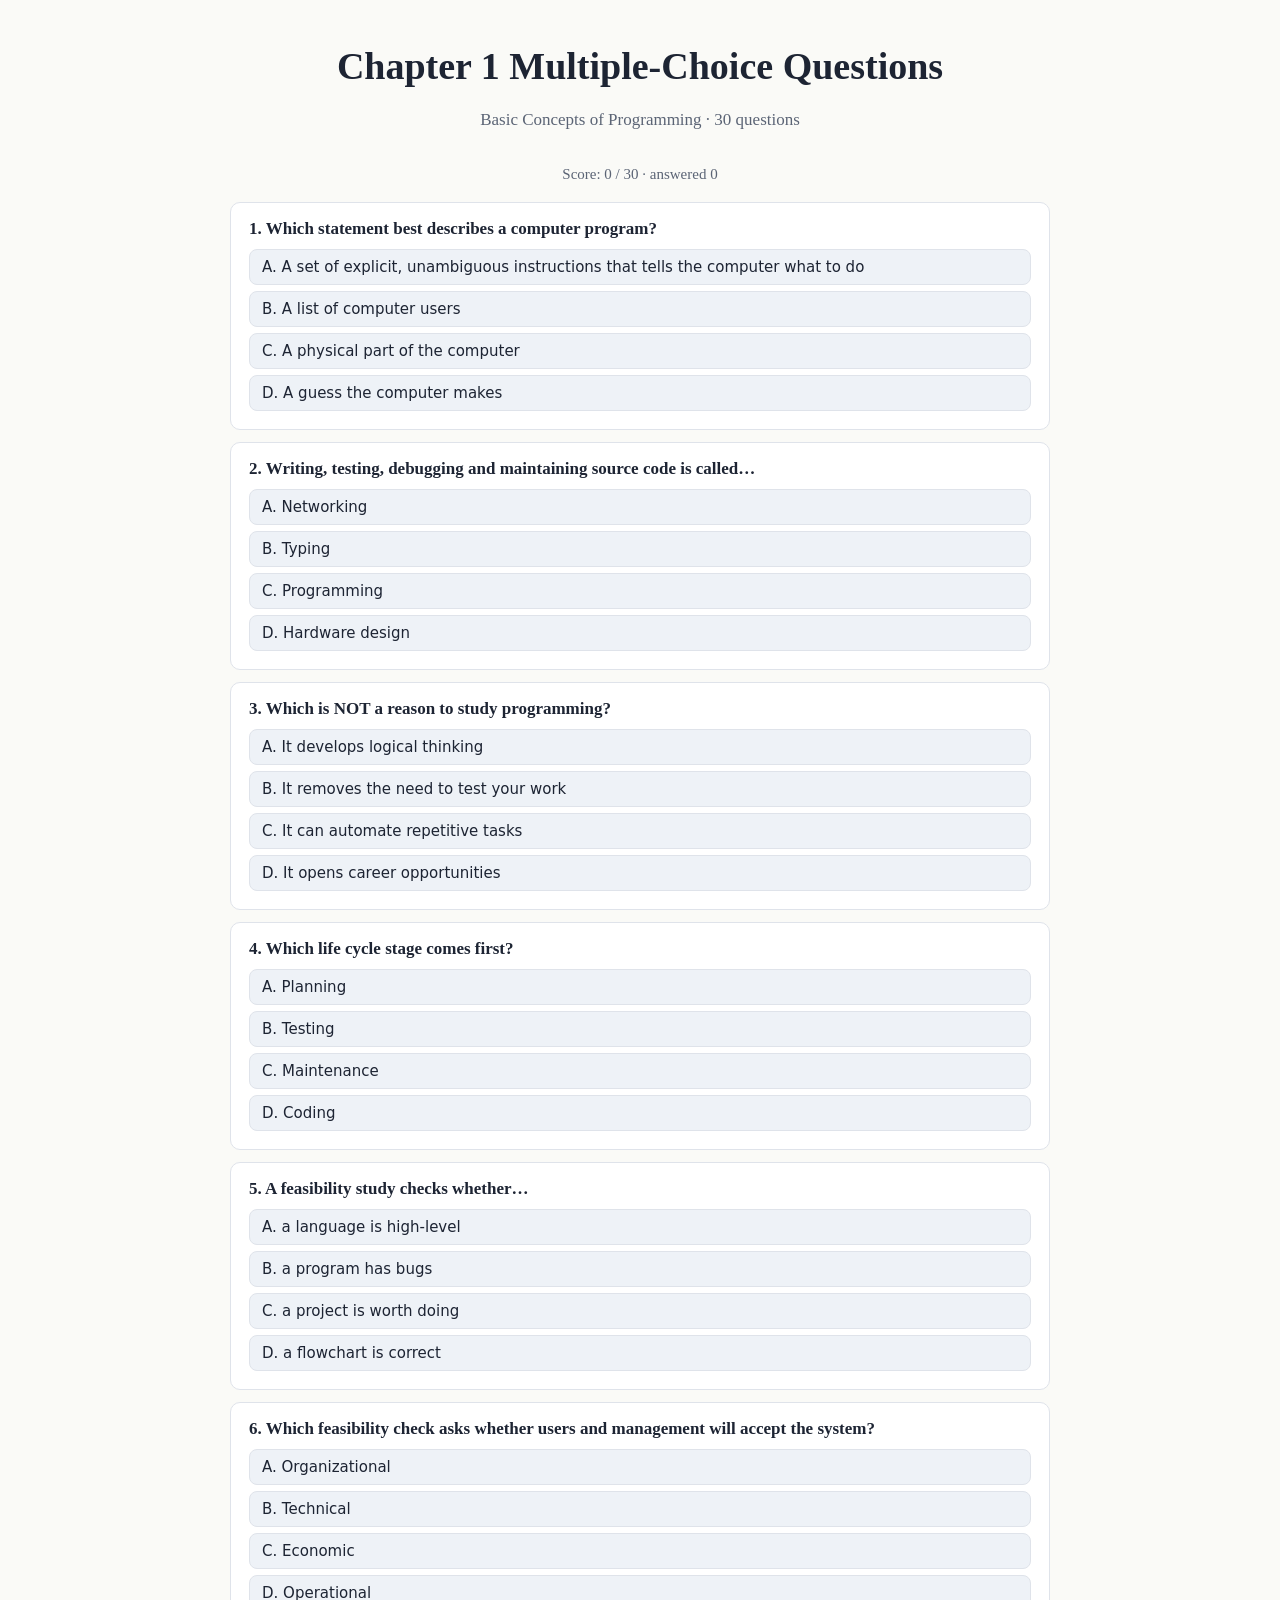
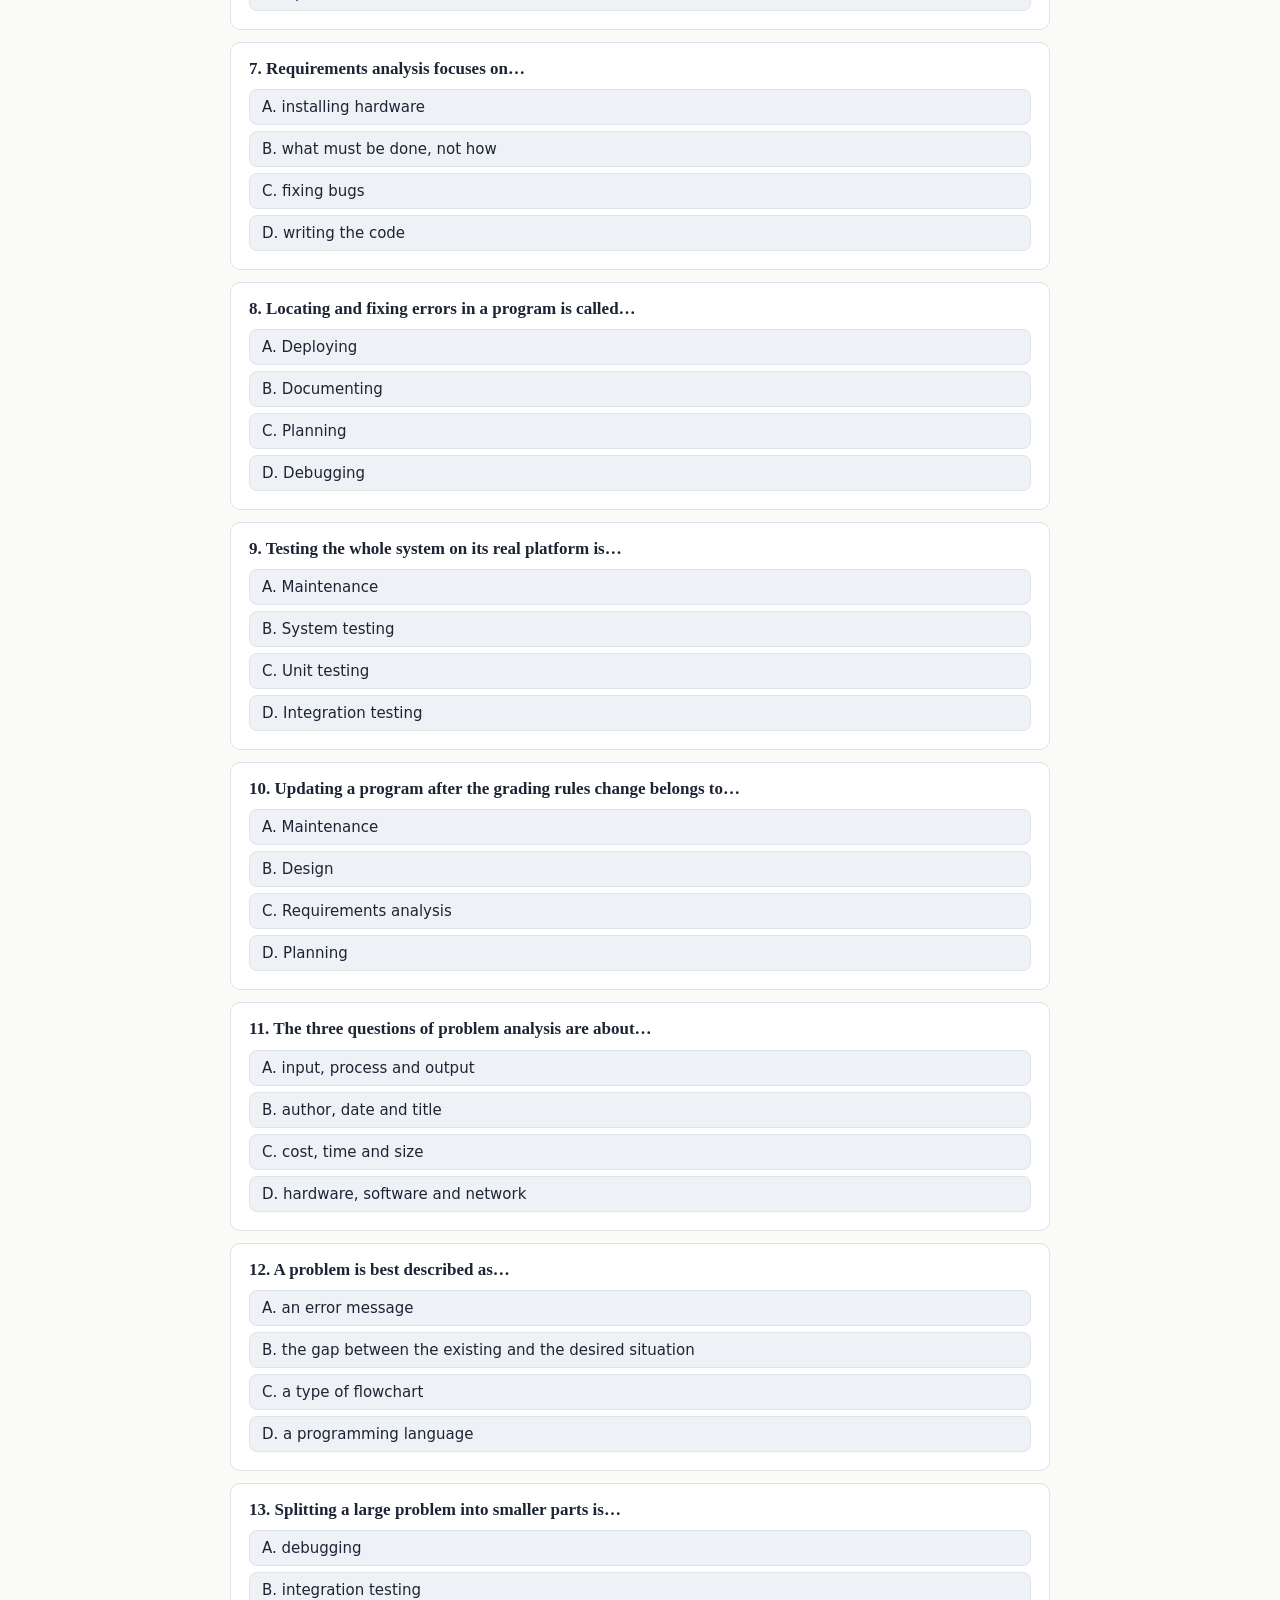
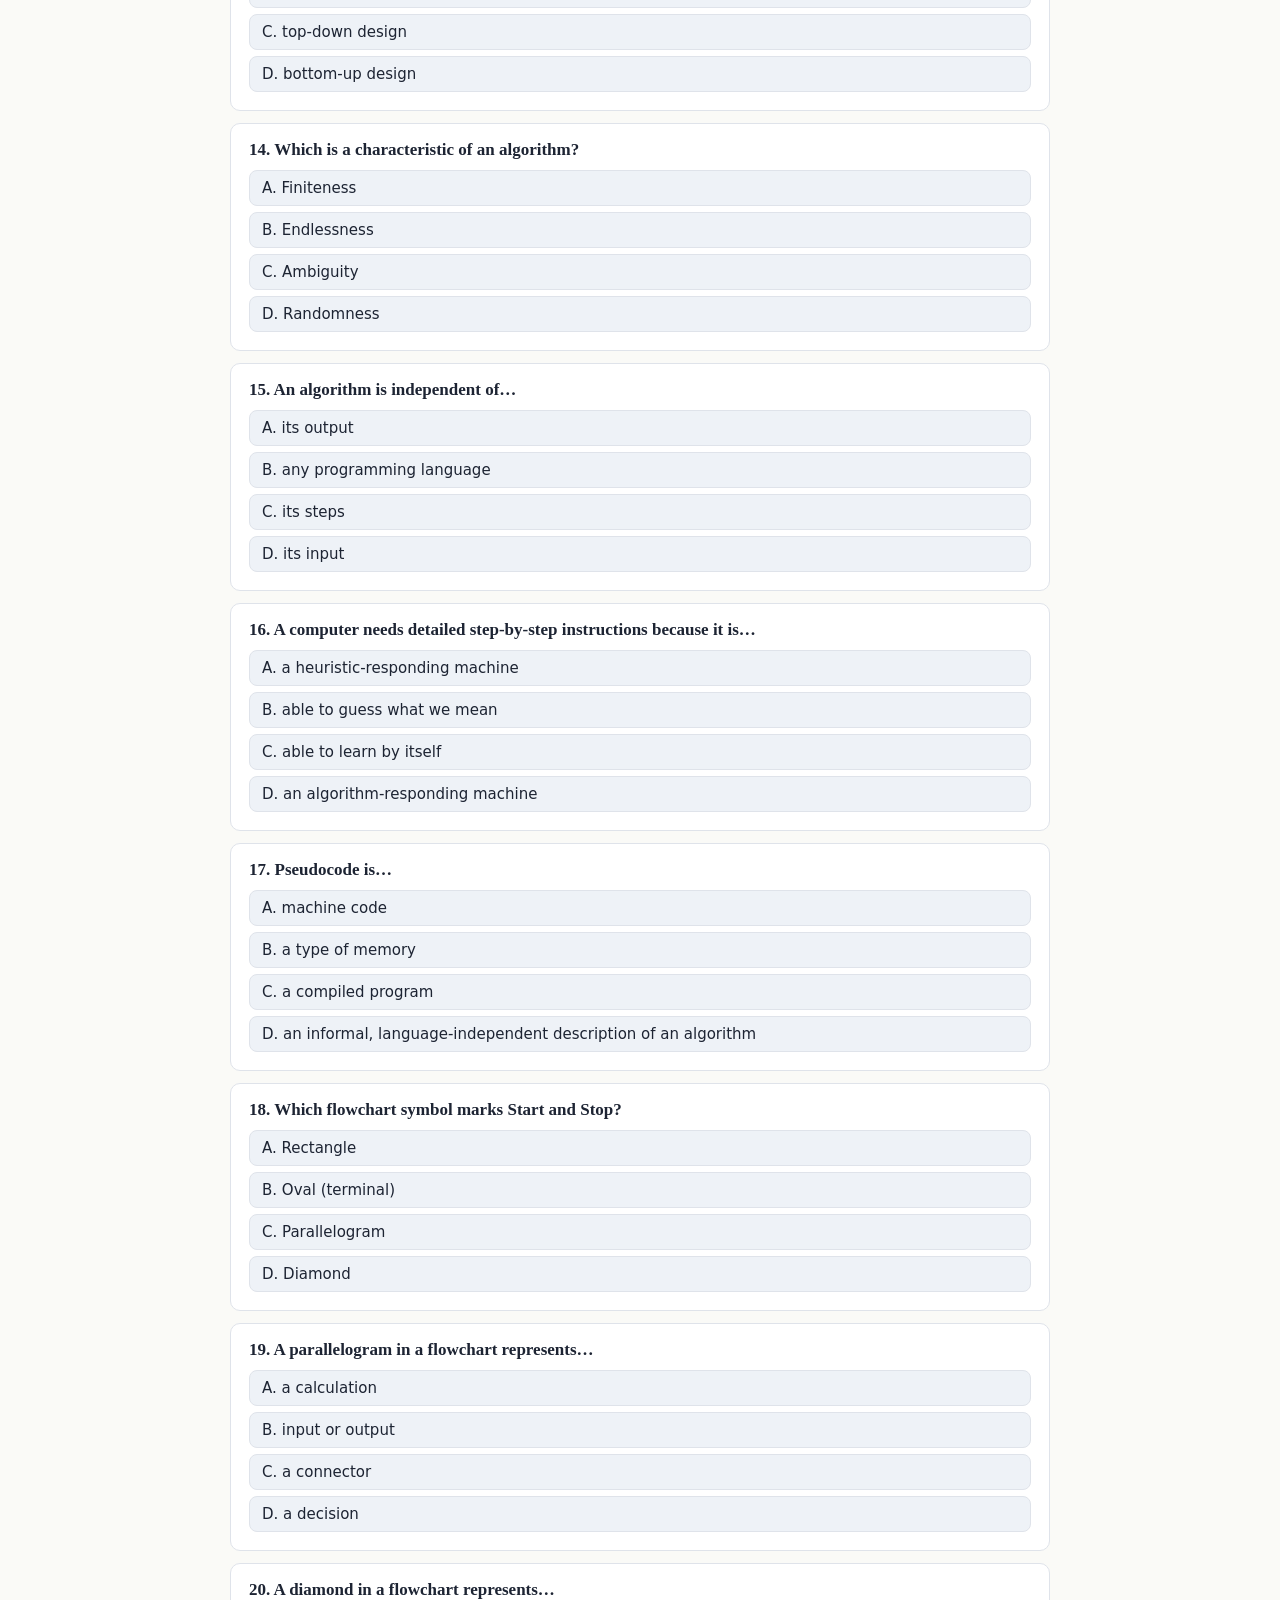
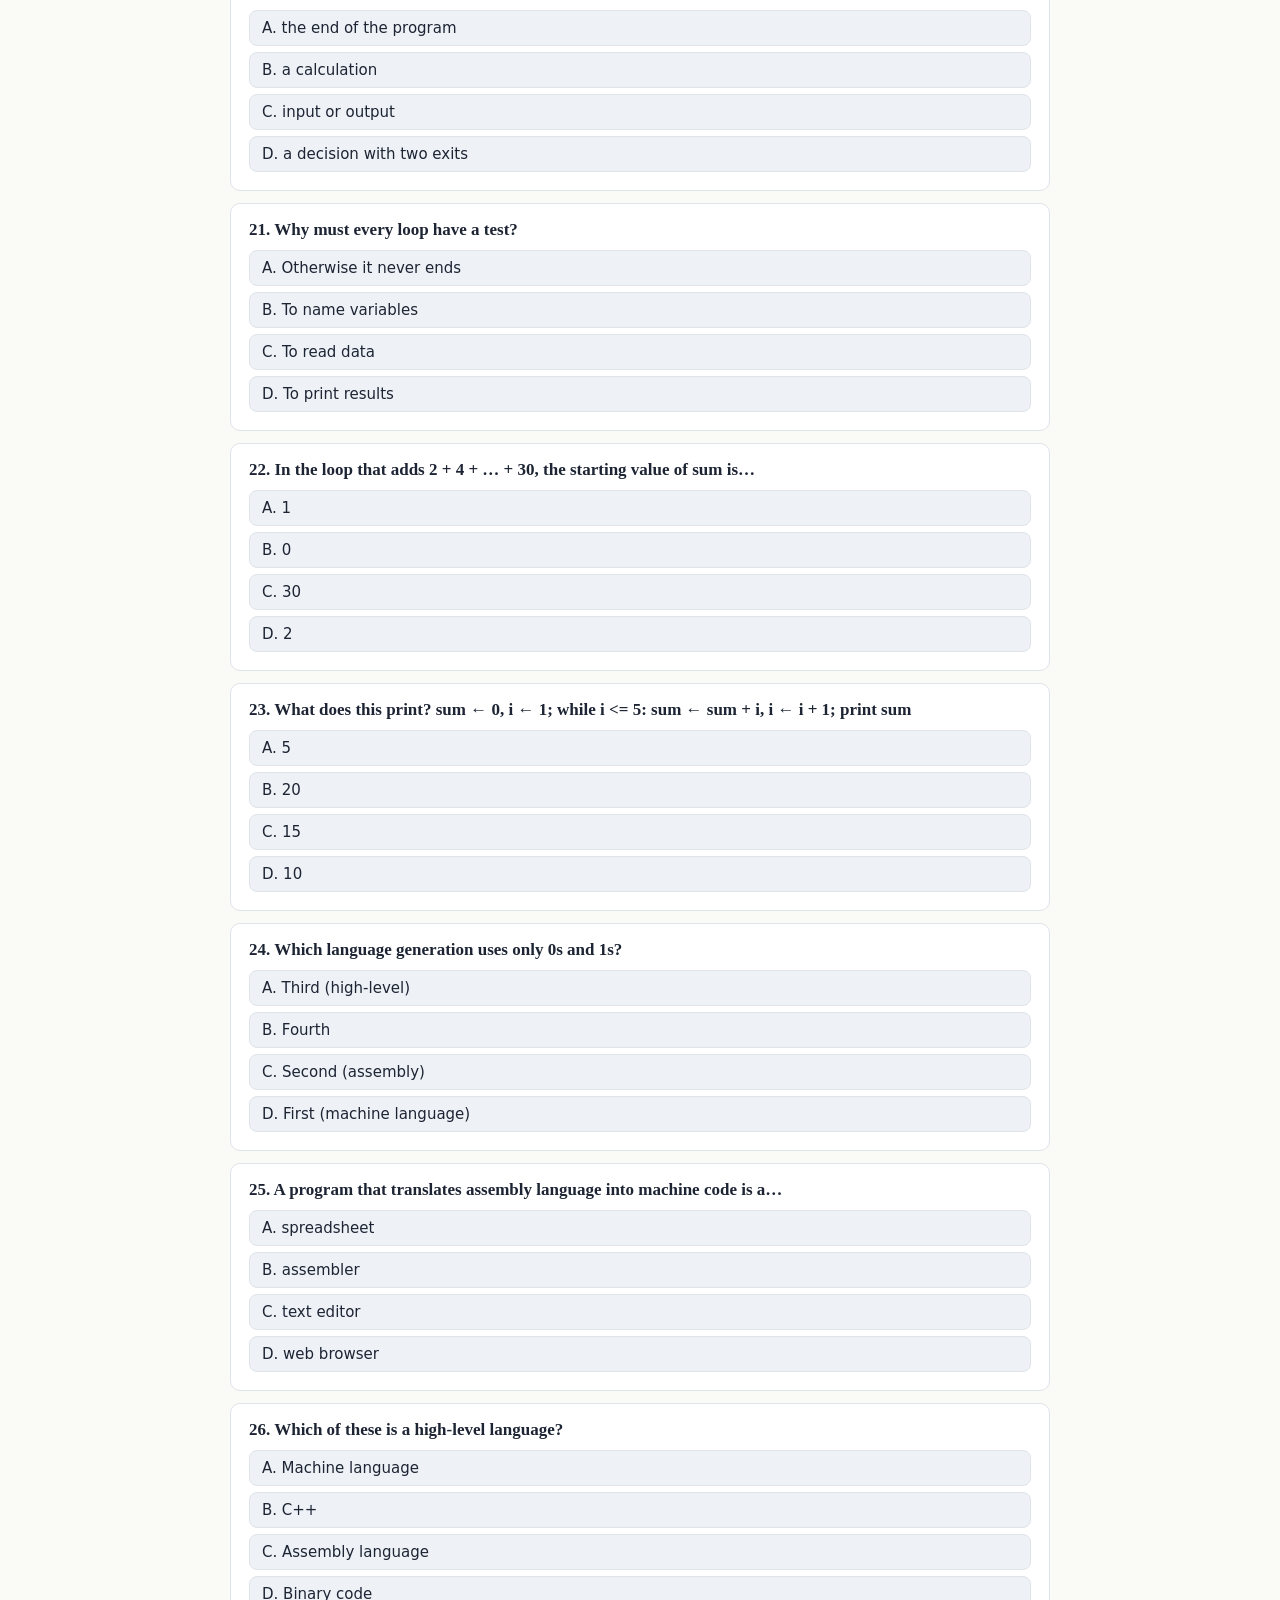
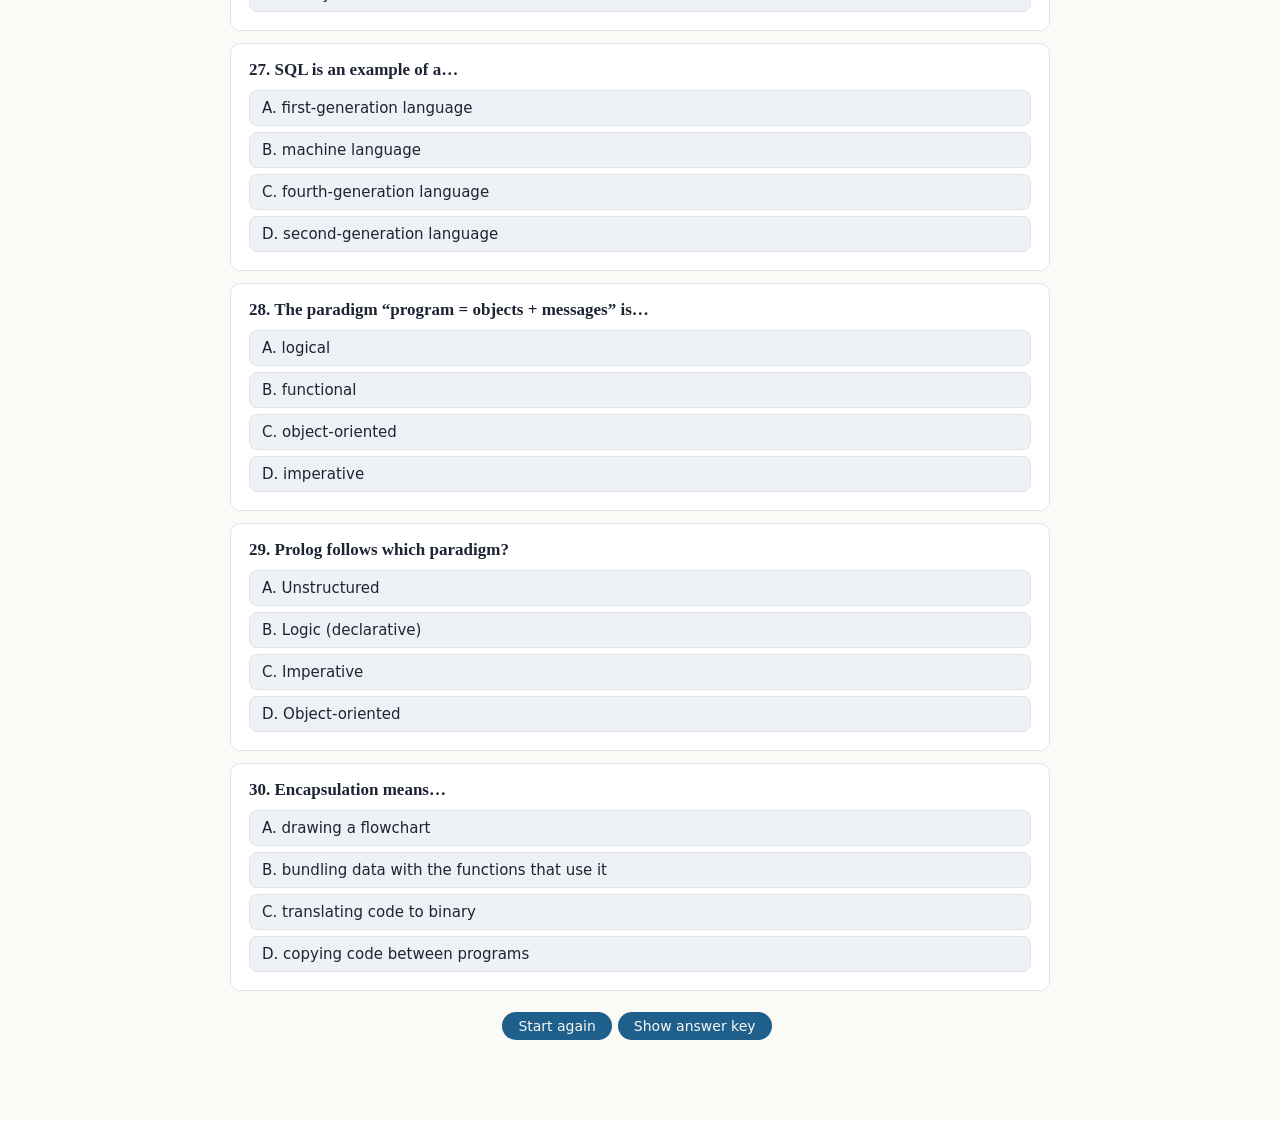
<file: app-two/index.html>
<!DOCTYPE html><html lang="en"><head><meta charset="utf-8"><title>Chapter 1 Multiple-Choice Questions</title><meta name="viewport" content="width=device-width, initial-scale=1, viewport-fit=cover"><style>
:root{--bg:#fafaf7;--fg:#1d2433;--mu:#5b6475;--ac:#1f5f8b;--card:#fff;--bd:#dfe3ea;--code:#eef2f7;box-sizing:border-box;padding-top:env(safe-area-inset-top,0px);padding-bottom:env(safe-area-inset-bottom,0px);color-scheme:light}
@media(prefers-color-scheme:dark){:root:not([data-theme=light]){--bg:#13171f;--fg:#e8ebf1;--mu:#98a2b3;--ac:#6cb4e4;--card:#1b212c;--bd:#2c3442;--code:#232b38;color-scheme:dark}}
:root[data-theme=dark]{--bg:#13171f;--fg:#e8ebf1;--mu:#98a2b3;--ac:#6cb4e4;--card:#1b212c;--bd:#2c3442;--code:#232b38;color-scheme:dark}
body{margin:0;background:var(--bg);color:var(--fg);font:17px/1.65 Georgia,'Times New Roman',serif}
main{max-width:820px;margin:0 auto;padding:36px 20px 60px}h1{font-size:clamp(26px,5vw,38px);line-height:1.2;text-align:center;margin:.2em 0}
.sub{text-align:center;color:var(--mu);margin-bottom:28px}
h2{margin-top:1.8em;padding-top:.4em;border-top:2px solid var(--ac);font-size:22px}
.card,.q{background:var(--card);border:1px solid var(--bd);border-radius:10px;padding:12px 18px;margin:12px 0}
.tag{font:600 12px system-ui;background:var(--code);color:var(--ac);border-radius:10px;padding:2px 10px;margin-left:8px;vertical-align:middle}
pre{background:var(--code);padding:12px 16px;border-radius:8px;overflow-x:auto;font:14px/1.5 ui-monospace,Menlo,monospace}
pre.mermaid{background:transparent;text-align:center}
.mu{color:var(--mu);font-size:15px}
button{font:14px system-ui;background:var(--ac);color:var(--bg);border:0;border-radius:16px;padding:6px 16px;cursor:pointer;margin:4px 6px 4px 0}
.o{display:block;width:100%;text-align:left;margin:6px 0;padding:8px 12px;border-radius:8px;font:15px system-ui;background:var(--code);color:var(--fg);border:1px solid var(--bd)}
.ok{border-color:#2e9b57!important;background:rgba(46,155,87,.2)!important}.no{border-color:#c0392b!important;background:rgba(192,57,43,.2)!important}
.why{font:14px system-ui;color:var(--mu);margin-top:6px}
</style></head><body><main><h1>Chapter 1 Multiple-Choice Questions</h1><p class="sub">Basic Concepts of Programming · 30 questions</p><p id="score" class="mu" style="text-align:center"></p><div id="quiz"></div><p style="text-align:center"><button id="rst">Start again</button><button id="keyb">Show answer key</button></p><div id="key" class="card" hidden></div></main><script>
(function(){var Q=[["Which statement best describes a computer program?", "A set of explicit, unambiguous instructions that tells the computer what to do", "A physical part of the computer", "A list of computer users", "A guess the computer makes"], ["Writing, testing, debugging and maintaining source code is called…", "Programming", "Networking", "Hardware design", "Typing"], ["Which is NOT a reason to study programming?", "It removes the need to test your work", "It develops logical thinking", "It can automate repetitive tasks", "It opens career opportunities"], ["Which life cycle stage comes first?", "Planning", "Testing", "Maintenance", "Coding"], ["A feasibility study checks whether…", "a project is worth doing", "a program has bugs", "a flowchart is correct", "a language is high-level"], ["Which feasibility check asks whether users and management will accept the system?", "Operational", "Technical", "Economic", "Organizational"], ["Requirements analysis focuses on…", "what must be done, not how", "writing the code", "fixing bugs", "installing hardware"], ["Locating and fixing errors in a program is called…", "Debugging", "Documenting", "Planning", "Deploying"], ["Testing the whole system on its real platform is…", "System testing", "Unit testing", "Integration testing", "Maintenance"], ["Updating a program after the grading rules change belongs to…", "Maintenance", "Design", "Planning", "Requirements analysis"], ["The three questions of problem analysis are about…", "input, process and output", "cost, time and size", "author, date and title", "hardware, software and network"], ["A problem is best described as…", "the gap between the existing and the desired situation", "an error message", "a programming language", "a type of flowchart"], ["Splitting a large problem into smaller parts is…", "top-down design", "bottom-up design", "debugging", "integration testing"], ["Which is a characteristic of an algorithm?", "Finiteness", "Ambiguity", "Randomness", "Endlessness"], ["An algorithm is independent of…", "any programming language", "its input", "its output", "its steps"], ["A computer needs detailed step-by-step instructions because it is…", "an algorithm-responding machine", "able to guess what we mean", "able to learn by itself", "a heuristic-responding machine"], ["Pseudocode is…", "an informal, language-independent description of an algorithm", "machine code", "a compiled program", "a type of memory"], ["Which flowchart symbol marks Start and Stop?", "Oval (terminal)", "Diamond", "Parallelogram", "Rectangle"], ["A parallelogram in a flowchart represents…", "input or output", "a decision", "a calculation", "a connector"], ["A diamond in a flowchart represents…", "a decision with two exits", "input or output", "the end of the program", "a calculation"], ["Why must every loop have a test?", "Otherwise it never ends", "To print results", "To read data", "To name variables"], ["In the loop that adds 2 + 4 + … + 30, the starting value of sum is…", "0", "2", "30", "1"], ["What does this print?  sum ← 0, i ← 1;  while i <= 5: sum ← sum + i, i ← i + 1;  print sum", "15", "10", "5", "20"], ["Which language generation uses only 0s and 1s?", "First (machine language)", "Second (assembly)", "Third (high-level)", "Fourth"], ["A program that translates assembly language into machine code is a…", "assembler", "web browser", "text editor", "spreadsheet"], ["Which of these is a high-level language?", "C++", "Machine language", "Assembly language", "Binary code"], ["SQL is an example of a…", "fourth-generation language", "first-generation language", "second-generation language", "machine language"], ["The paradigm “program = objects + messages” is…", "object-oriented", "imperative", "logical", "functional"], ["Prolog follows which paradigm?", "Logic (declarative)", "Object-oriented", "Imperative", "Unstructured"], ["Encapsulation means…", "bundling data with the functions that use it", "copying code between programs", "translating code to binary", "drawing a flowchart"]],qz=document.getElementById('quiz'),sc=document.getElementById('score'),kd=document.getElementById('key'),n,r,keys;
function sh(a){a=a.slice();for(var i=a.length-1;i>0;i--){var j=Math.floor(Math.random()*(i+1)),t=a[i];a[i]=a[j];a[j]=t}return a}
function upd(){sc.textContent='Score: '+r+' / '+Q.length+'  ·  answered '+n}
function build(){qz.innerHTML='';kd.hidden=true;n=0;r=0;keys=[];upd();
Q.forEach(function(q,i){var o=sh(q.slice(1)),ci=o.indexOf(q[1]);keys.push((i+1)+'-'+'ABCD'[ci]);
var d=document.createElement('div');d.className='q';d.innerHTML='<b>'+(i+1)+'. '+q[0].replace(/</g,'&lt;')+'</b>';
var w=document.createElement('div');w.className='why';w.hidden=true;var done=false,bs=[];
o.forEach(function(t,j){var b=document.createElement('button');b.className='o';b.textContent='ABCD'[j]+'. '+t;bs.push(b);
b.onclick=function(){if(done)return;done=true;n++;if(j===ci){r++;b.classList.add('ok');w.textContent='Correct.'}else{b.classList.add('no');bs[ci].classList.add('ok');w.textContent='Not quite. The answer is '+'ABCD'[ci]+'.'}w.hidden=false;upd()};d.appendChild(b)});
d.appendChild(w);qz.appendChild(d)})}
document.getElementById('rst').onclick=build;
document.getElementById('keyb').onclick=function(){kd.textContent='Answer key: '+keys.join(',  ');kd.hidden=!kd.hidden};
build()})();
</script></body></html>
</file>
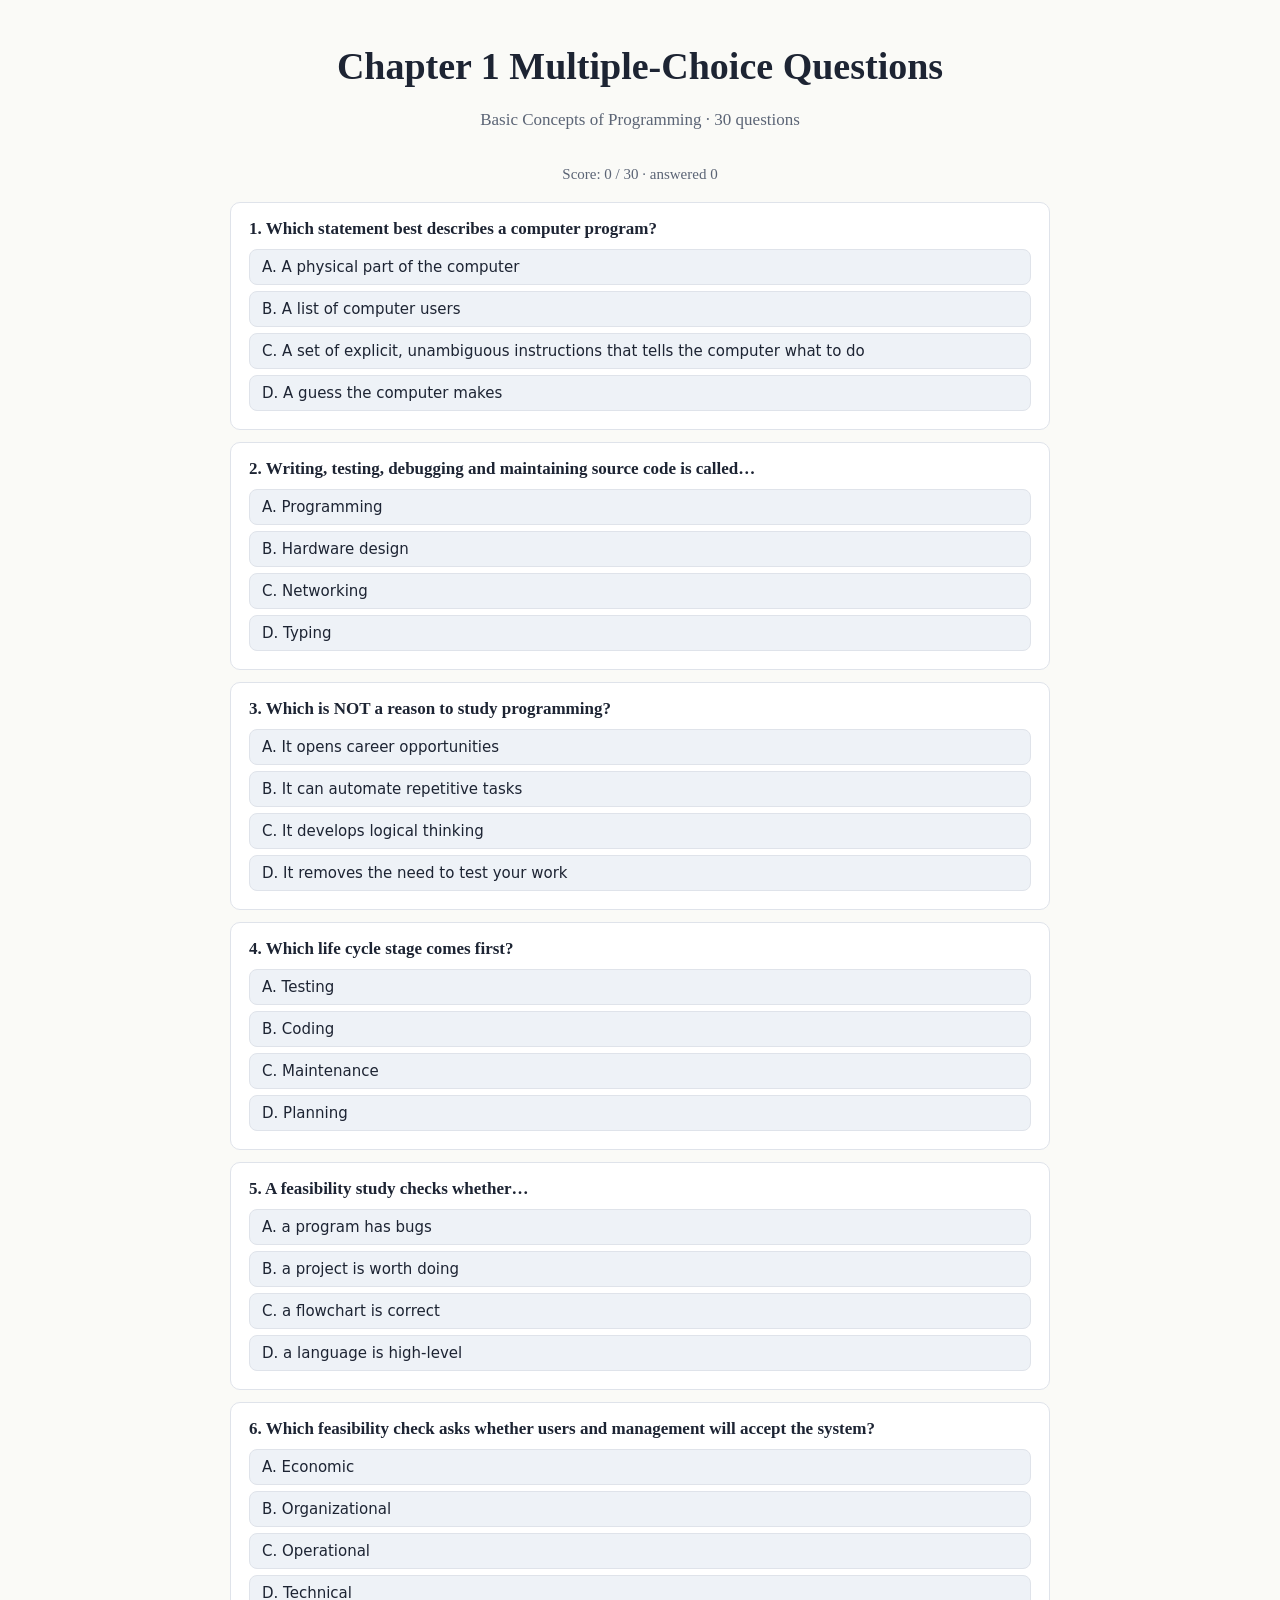
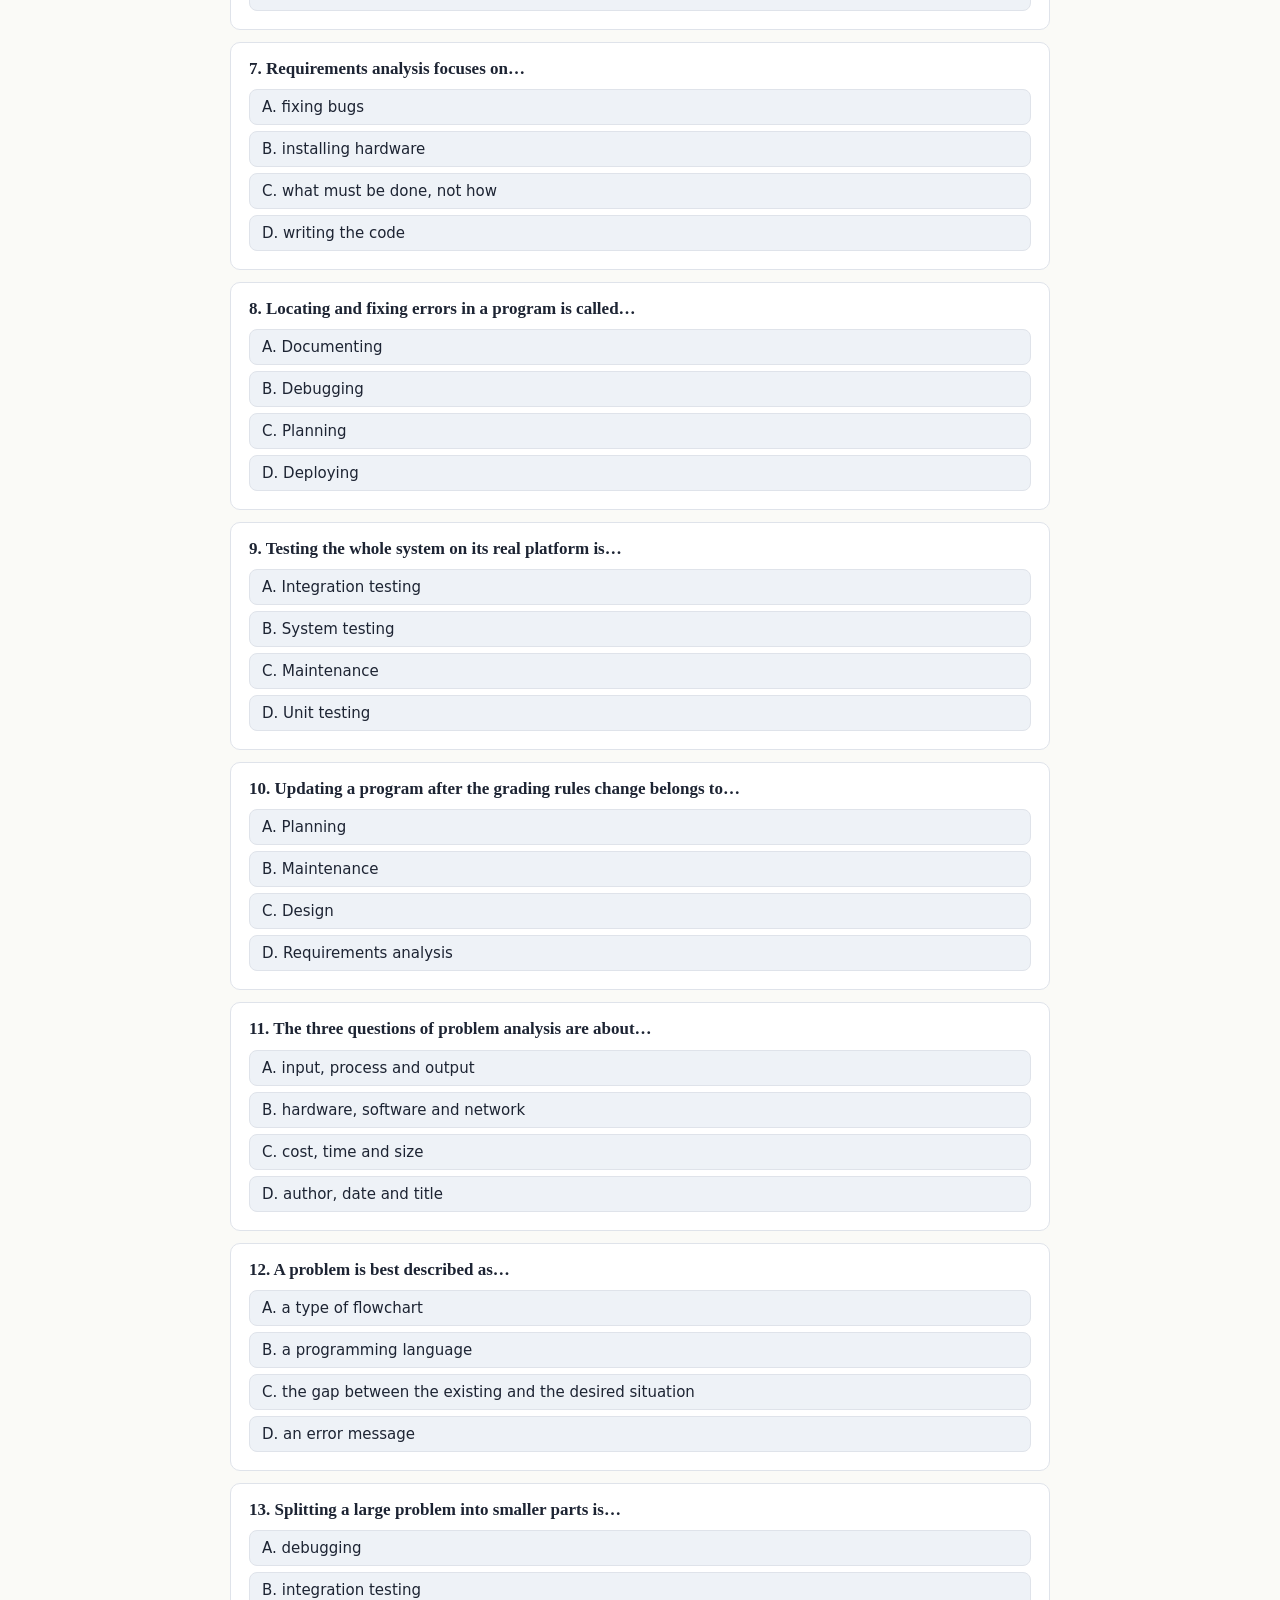
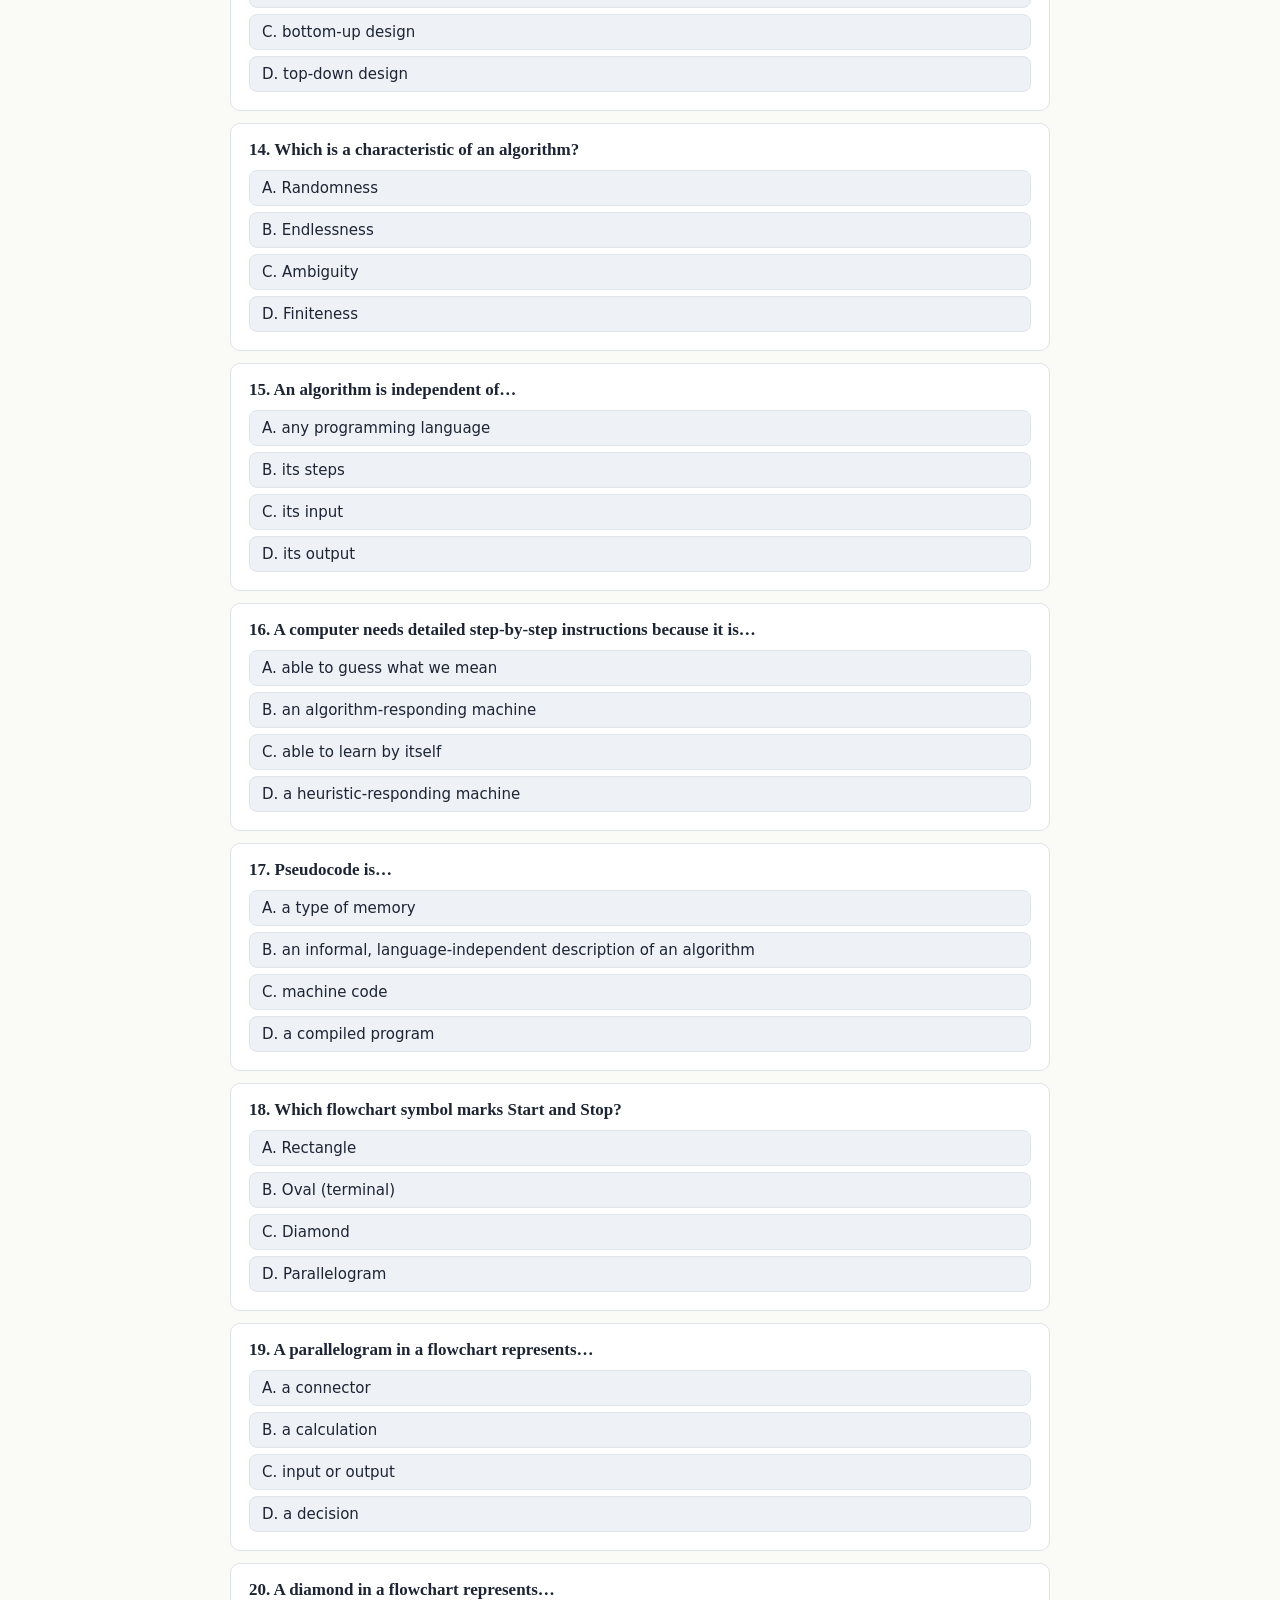
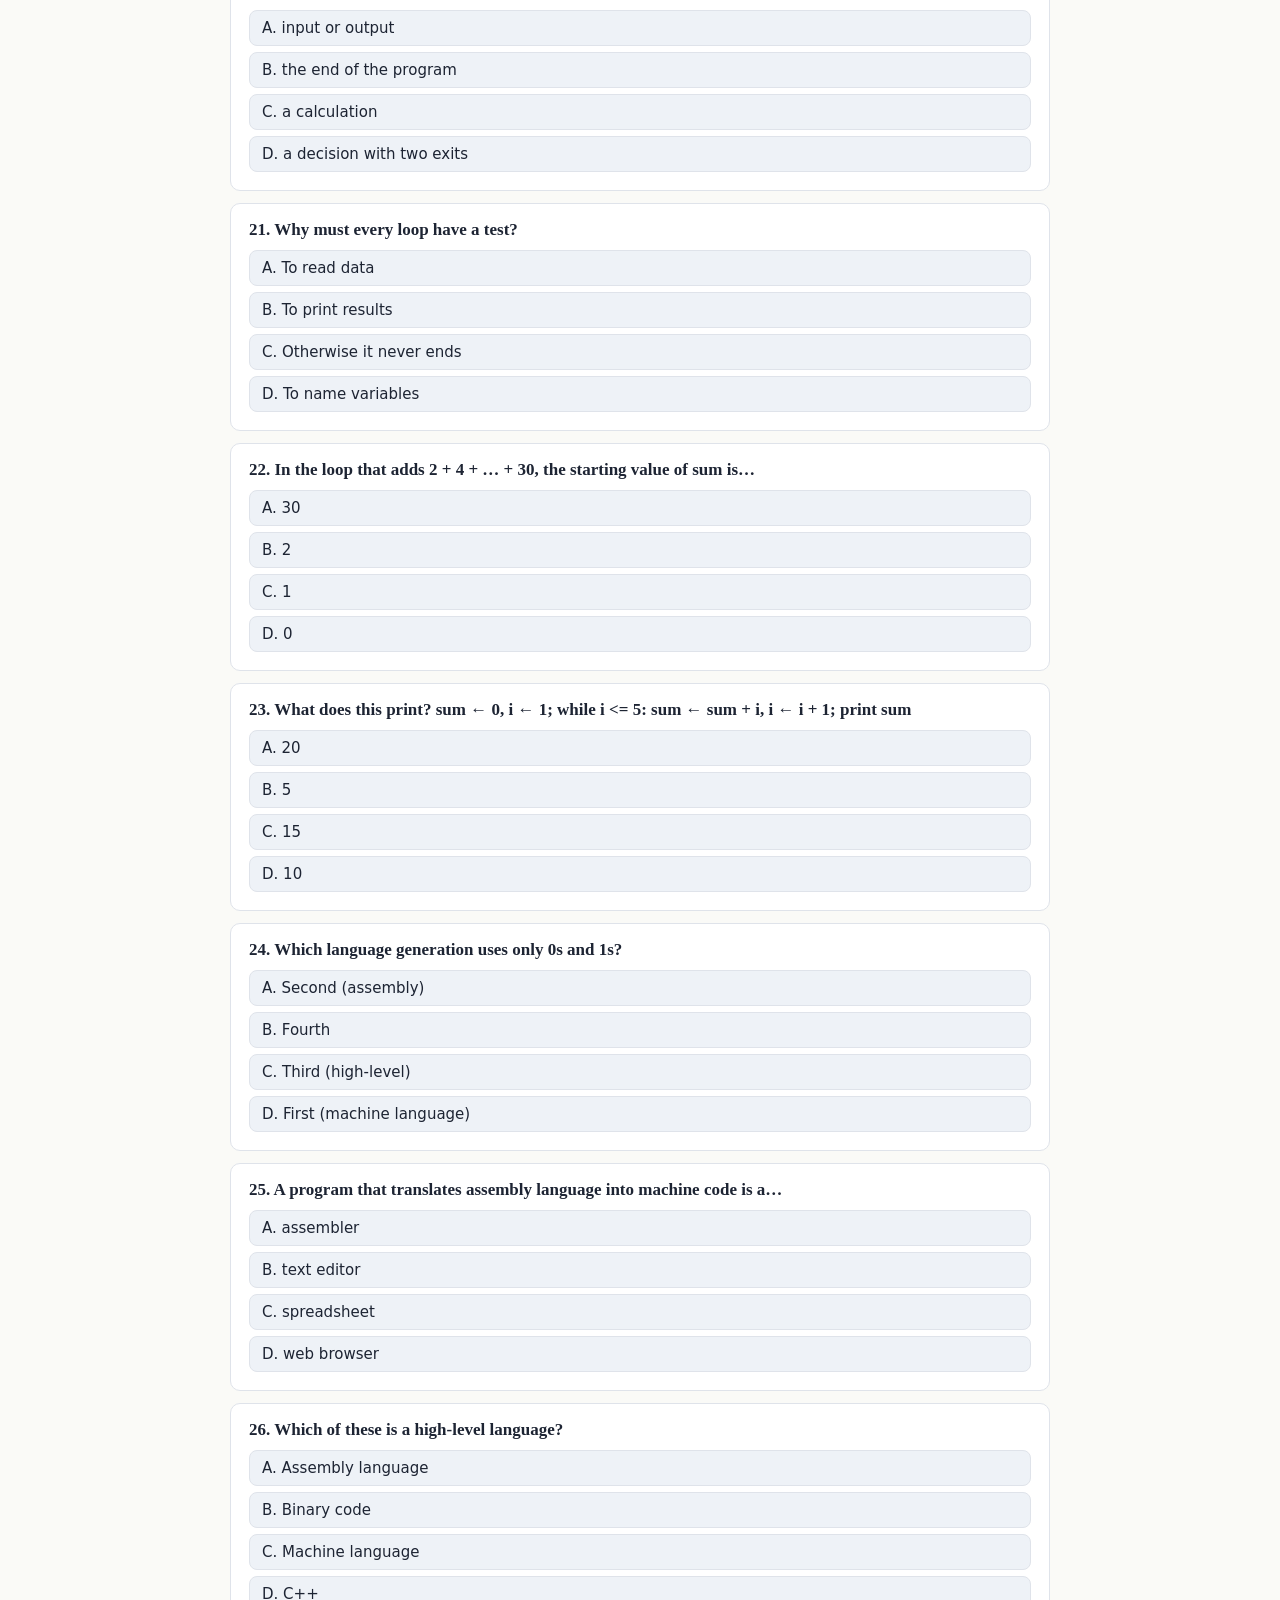
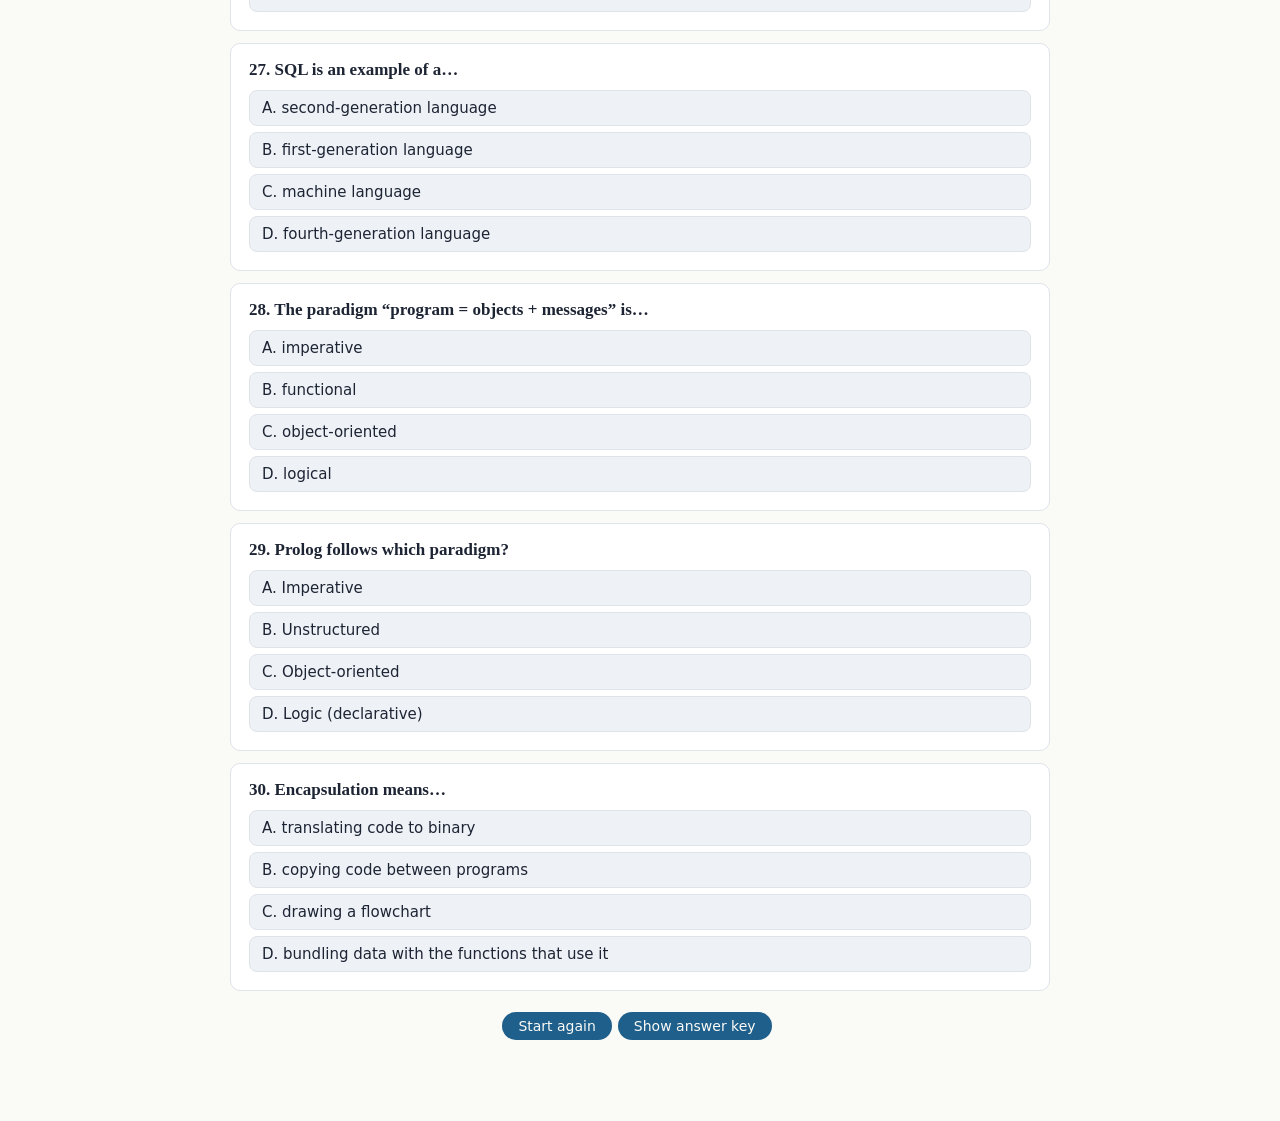
<file: Chapter 1 Multiple-Choice Questions.html>
<!DOCTYPE html><html lang="en"><head><meta charset="utf-8"><title>Chapter 1 Multiple-Choice Questions</title><meta name="viewport" content="width=device-width, initial-scale=1, viewport-fit=cover"><style>
:root{--bg:#fafaf7;--fg:#1d2433;--mu:#5b6475;--ac:#1f5f8b;--card:#fff;--bd:#dfe3ea;--code:#eef2f7;box-sizing:border-box;padding-top:env(safe-area-inset-top,0px);padding-bottom:env(safe-area-inset-bottom,0px);color-scheme:light}
@media(prefers-color-scheme:dark){:root:not([data-theme=light]){--bg:#13171f;--fg:#e8ebf1;--mu:#98a2b3;--ac:#6cb4e4;--card:#1b212c;--bd:#2c3442;--code:#232b38;color-scheme:dark}}
:root[data-theme=dark]{--bg:#13171f;--fg:#e8ebf1;--mu:#98a2b3;--ac:#6cb4e4;--card:#1b212c;--bd:#2c3442;--code:#232b38;color-scheme:dark}
body{margin:0;background:var(--bg);color:var(--fg);font:17px/1.65 Georgia,'Times New Roman',serif}
main{max-width:820px;margin:0 auto;padding:36px 20px 60px}h1{font-size:clamp(26px,5vw,38px);line-height:1.2;text-align:center;margin:.2em 0}
.sub{text-align:center;color:var(--mu);margin-bottom:28px}
h2{margin-top:1.8em;padding-top:.4em;border-top:2px solid var(--ac);font-size:22px}
.card,.q{background:var(--card);border:1px solid var(--bd);border-radius:10px;padding:12px 18px;margin:12px 0}
.tag{font:600 12px system-ui;background:var(--code);color:var(--ac);border-radius:10px;padding:2px 10px;margin-left:8px;vertical-align:middle}
pre{background:var(--code);padding:12px 16px;border-radius:8px;overflow-x:auto;font:14px/1.5 ui-monospace,Menlo,monospace}
pre.mermaid{background:transparent;text-align:center}
.mu{color:var(--mu);font-size:15px}
button{font:14px system-ui;background:var(--ac);color:var(--bg);border:0;border-radius:16px;padding:6px 16px;cursor:pointer;margin:4px 6px 4px 0}
.o{display:block;width:100%;text-align:left;margin:6px 0;padding:8px 12px;border-radius:8px;font:15px system-ui;background:var(--code);color:var(--fg);border:1px solid var(--bd)}
.ok{border-color:#2e9b57!important;background:rgba(46,155,87,.2)!important}.no{border-color:#c0392b!important;background:rgba(192,57,43,.2)!important}
.why{font:14px system-ui;color:var(--mu);margin-top:6px}
</style></head><body><main><h1>Chapter 1 Multiple-Choice Questions</h1><p class="sub">Basic Concepts of Programming · 30 questions</p><p id="score" class="mu" style="text-align:center"></p><div id="quiz"></div><p style="text-align:center"><button id="rst">Start again</button><button id="keyb">Show answer key</button></p><div id="key" class="card" hidden></div></main><script>
(function(){var Q=[["Which statement best describes a computer program?", "A set of explicit, unambiguous instructions that tells the computer what to do", "A physical part of the computer", "A list of computer users", "A guess the computer makes"], ["Writing, testing, debugging and maintaining source code is called…", "Programming", "Networking", "Hardware design", "Typing"], ["Which is NOT a reason to study programming?", "It removes the need to test your work", "It develops logical thinking", "It can automate repetitive tasks", "It opens career opportunities"], ["Which life cycle stage comes first?", "Planning", "Testing", "Maintenance", "Coding"], ["A feasibility study checks whether…", "a project is worth doing", "a program has bugs", "a flowchart is correct", "a language is high-level"], ["Which feasibility check asks whether users and management will accept the system?", "Operational", "Technical", "Economic", "Organizational"], ["Requirements analysis focuses on…", "what must be done, not how", "writing the code", "fixing bugs", "installing hardware"], ["Locating and fixing errors in a program is called…", "Debugging", "Documenting", "Planning", "Deploying"], ["Testing the whole system on its real platform is…", "System testing", "Unit testing", "Integration testing", "Maintenance"], ["Updating a program after the grading rules change belongs to…", "Maintenance", "Design", "Planning", "Requirements analysis"], ["The three questions of problem analysis are about…", "input, process and output", "cost, time and size", "author, date and title", "hardware, software and network"], ["A problem is best described as…", "the gap between the existing and the desired situation", "an error message", "a programming language", "a type of flowchart"], ["Splitting a large problem into smaller parts is…", "top-down design", "bottom-up design", "debugging", "integration testing"], ["Which is a characteristic of an algorithm?", "Finiteness", "Ambiguity", "Randomness", "Endlessness"], ["An algorithm is independent of…", "any programming language", "its input", "its output", "its steps"], ["A computer needs detailed step-by-step instructions because it is…", "an algorithm-responding machine", "able to guess what we mean", "able to learn by itself", "a heuristic-responding machine"], ["Pseudocode is…", "an informal, language-independent description of an algorithm", "machine code", "a compiled program", "a type of memory"], ["Which flowchart symbol marks Start and Stop?", "Oval (terminal)", "Diamond", "Parallelogram", "Rectangle"], ["A parallelogram in a flowchart represents…", "input or output", "a decision", "a calculation", "a connector"], ["A diamond in a flowchart represents…", "a decision with two exits", "input or output", "the end of the program", "a calculation"], ["Why must every loop have a test?", "Otherwise it never ends", "To print results", "To read data", "To name variables"], ["In the loop that adds 2 + 4 + … + 30, the starting value of sum is…", "0", "2", "30", "1"], ["What does this print?  sum ← 0, i ← 1;  while i <= 5: sum ← sum + i, i ← i + 1;  print sum", "15", "10", "5", "20"], ["Which language generation uses only 0s and 1s?", "First (machine language)", "Second (assembly)", "Third (high-level)", "Fourth"], ["A program that translates assembly language into machine code is a…", "assembler", "web browser", "text editor", "spreadsheet"], ["Which of these is a high-level language?", "C++", "Machine language", "Assembly language", "Binary code"], ["SQL is an example of a…", "fourth-generation language", "first-generation language", "second-generation language", "machine language"], ["The paradigm “program = objects + messages” is…", "object-oriented", "imperative", "logical", "functional"], ["Prolog follows which paradigm?", "Logic (declarative)", "Object-oriented", "Imperative", "Unstructured"], ["Encapsulation means…", "bundling data with the functions that use it", "copying code between programs", "translating code to binary", "drawing a flowchart"]],qz=document.getElementById('quiz'),sc=document.getElementById('score'),kd=document.getElementById('key'),n,r,keys;
function sh(a){a=a.slice();for(var i=a.length-1;i>0;i--){var j=Math.floor(Math.random()*(i+1)),t=a[i];a[i]=a[j];a[j]=t}return a}
function upd(){sc.textContent='Score: '+r+' / '+Q.length+'  ·  answered '+n}
function build(){qz.innerHTML='';kd.hidden=true;n=0;r=0;keys=[];upd();
Q.forEach(function(q,i){var o=sh(q.slice(1)),ci=o.indexOf(q[1]);keys.push((i+1)+'-'+'ABCD'[ci]);
var d=document.createElement('div');d.className='q';d.innerHTML='<b>'+(i+1)+'. '+q[0].replace(/</g,'&lt;')+'</b>';
var w=document.createElement('div');w.className='why';w.hidden=true;var done=false,bs=[];
o.forEach(function(t,j){var b=document.createElement('button');b.className='o';b.textContent='ABCD'[j]+'. '+t;bs.push(b);
b.onclick=function(){if(done)return;done=true;n++;if(j===ci){r++;b.classList.add('ok');w.textContent='Correct.'}else{b.classList.add('no');bs[ci].classList.add('ok');w.textContent='Not quite. The answer is '+'ABCD'[ci]+'.'}w.hidden=false;upd()};d.appendChild(b)});
d.appendChild(w);qz.appendChild(d)})}
document.getElementById('rst').onclick=build;
document.getElementById('keyb').onclick=function(){kd.textContent='Answer key: '+keys.join(',  ');kd.hidden=!kd.hidden};
build()})();
</script></body></html>
</file>
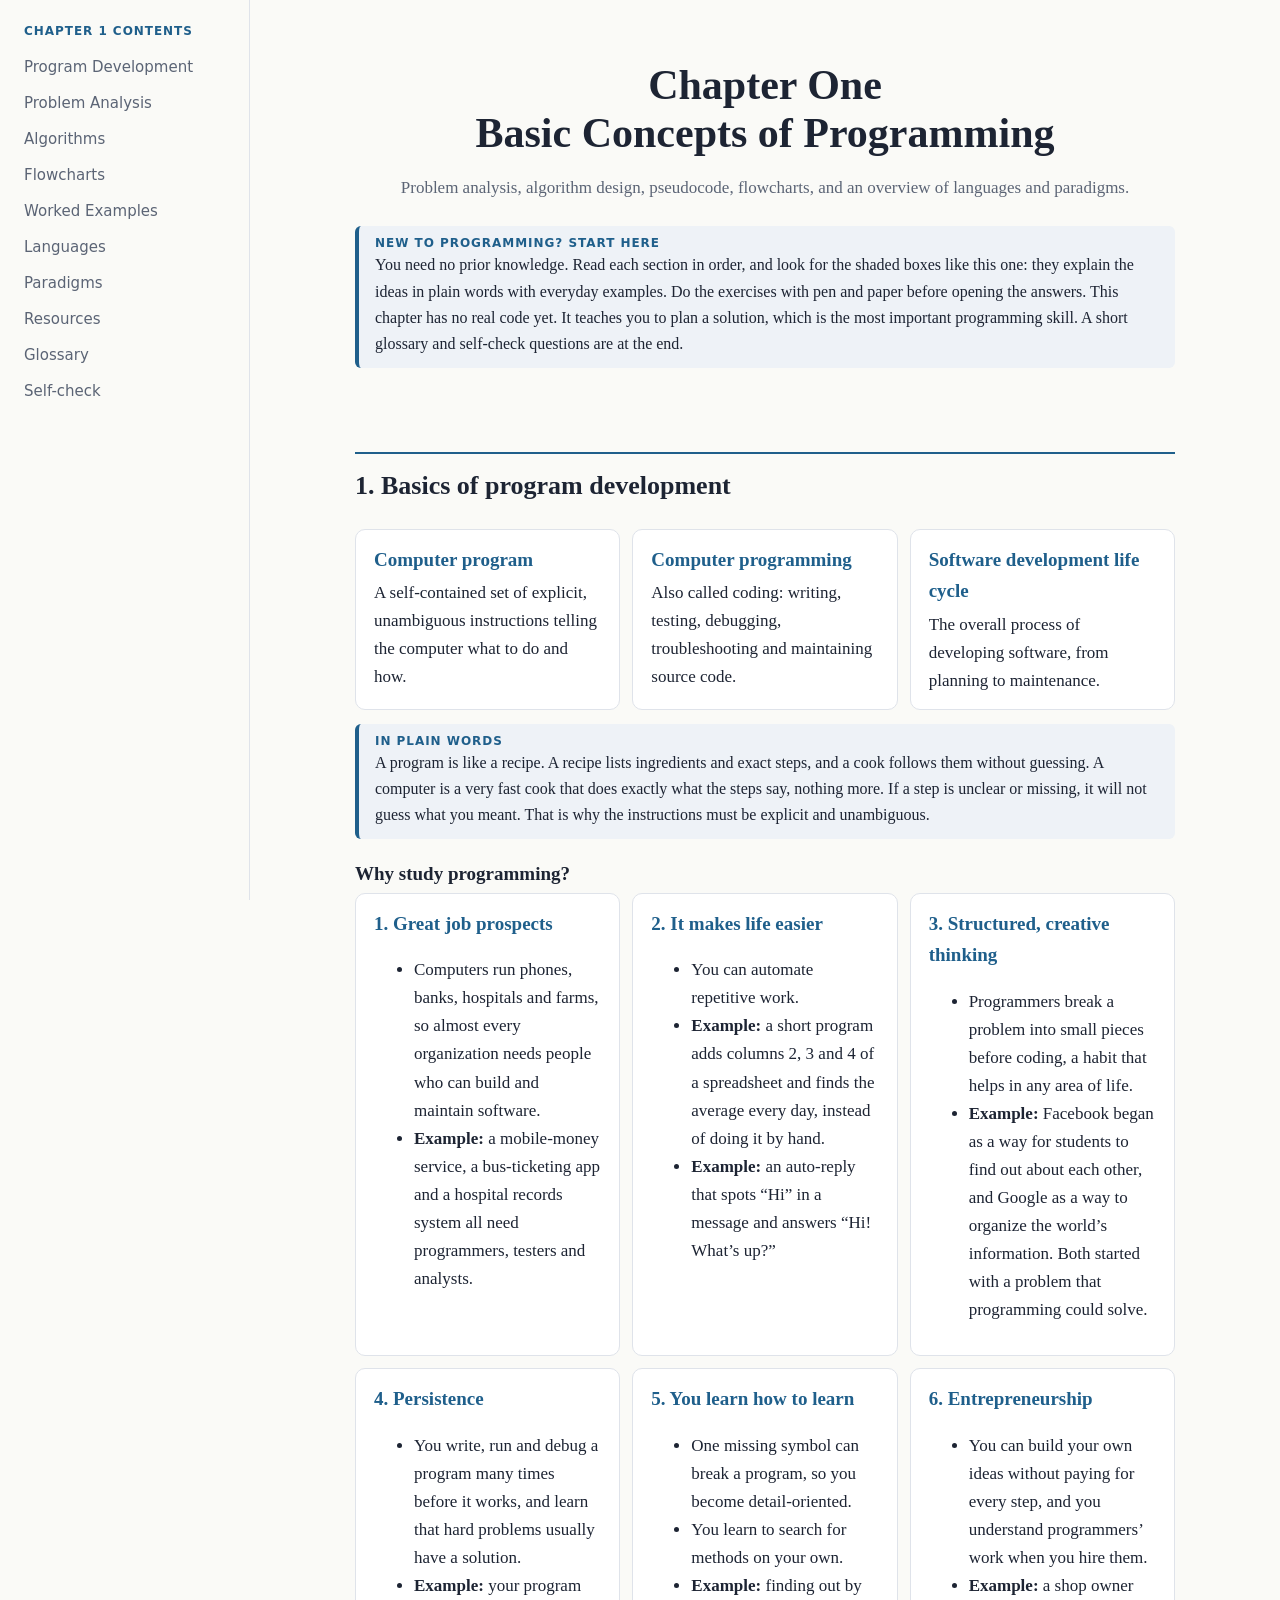
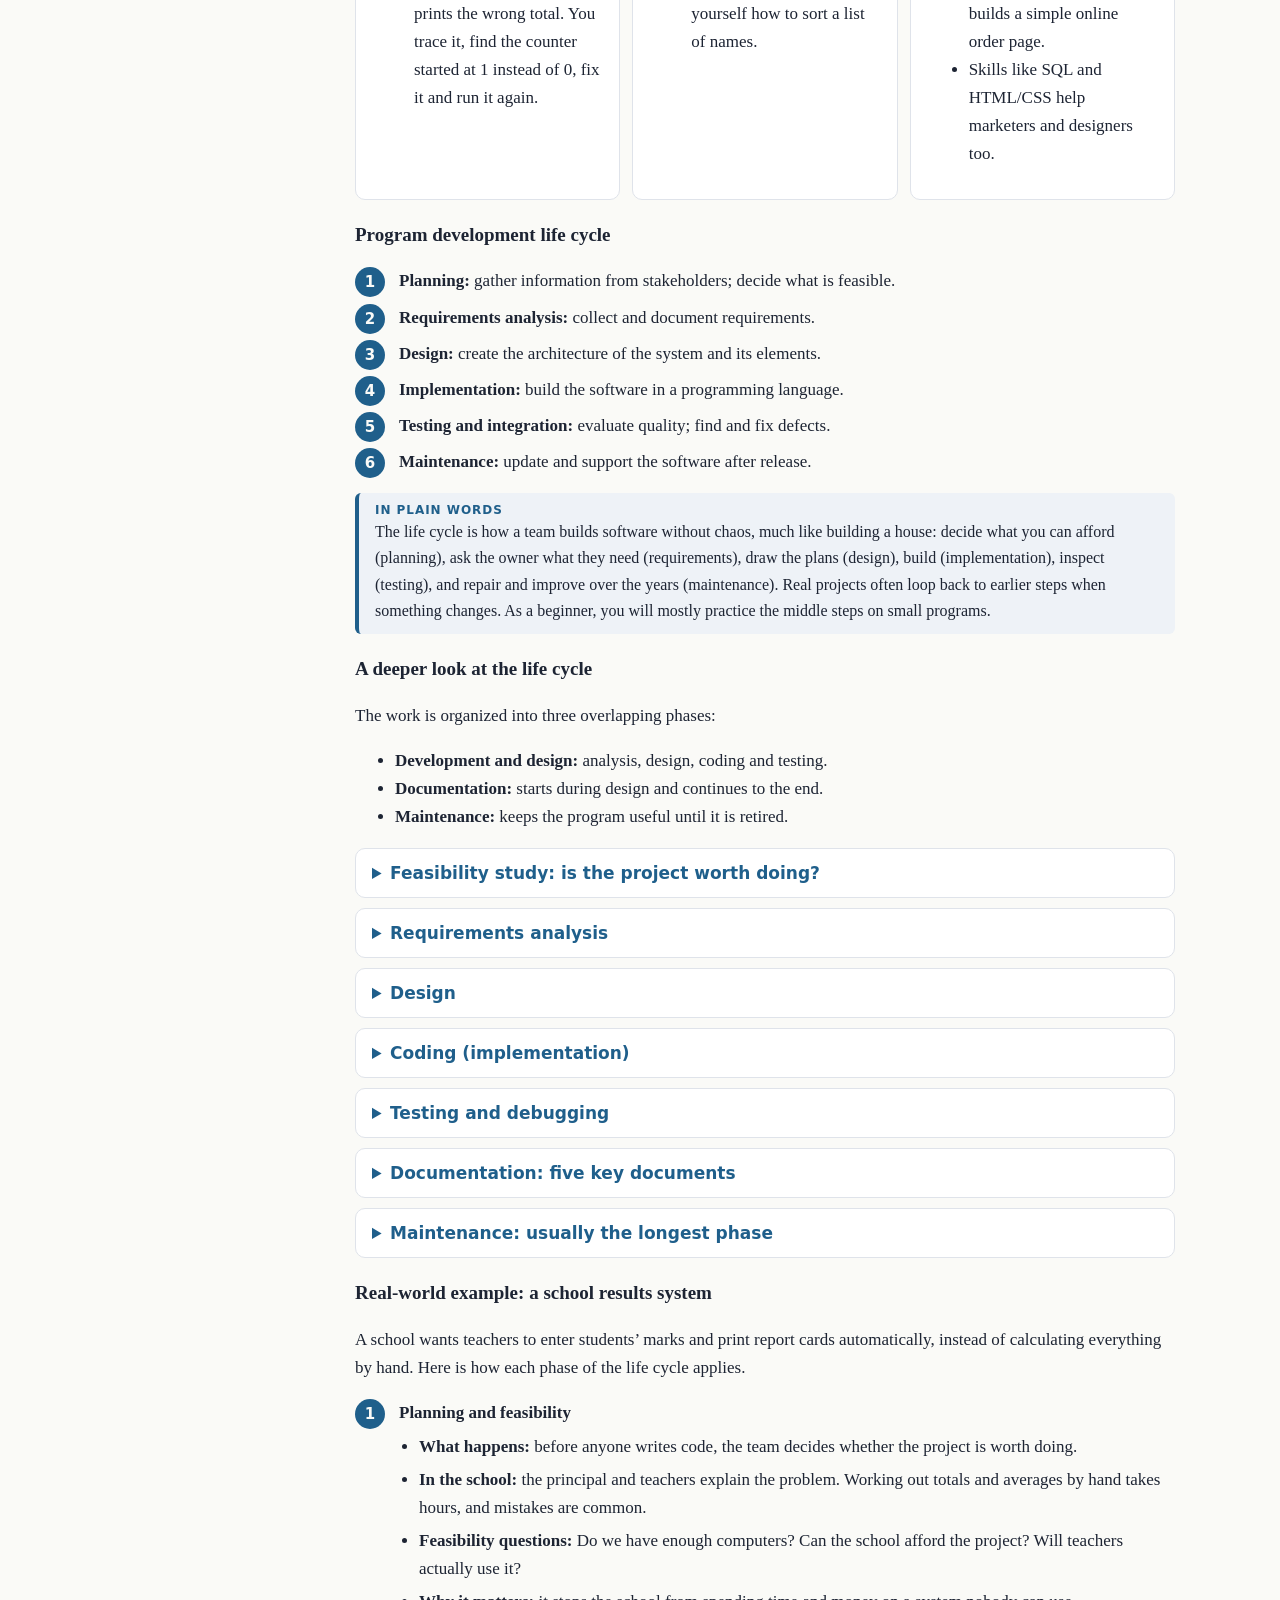
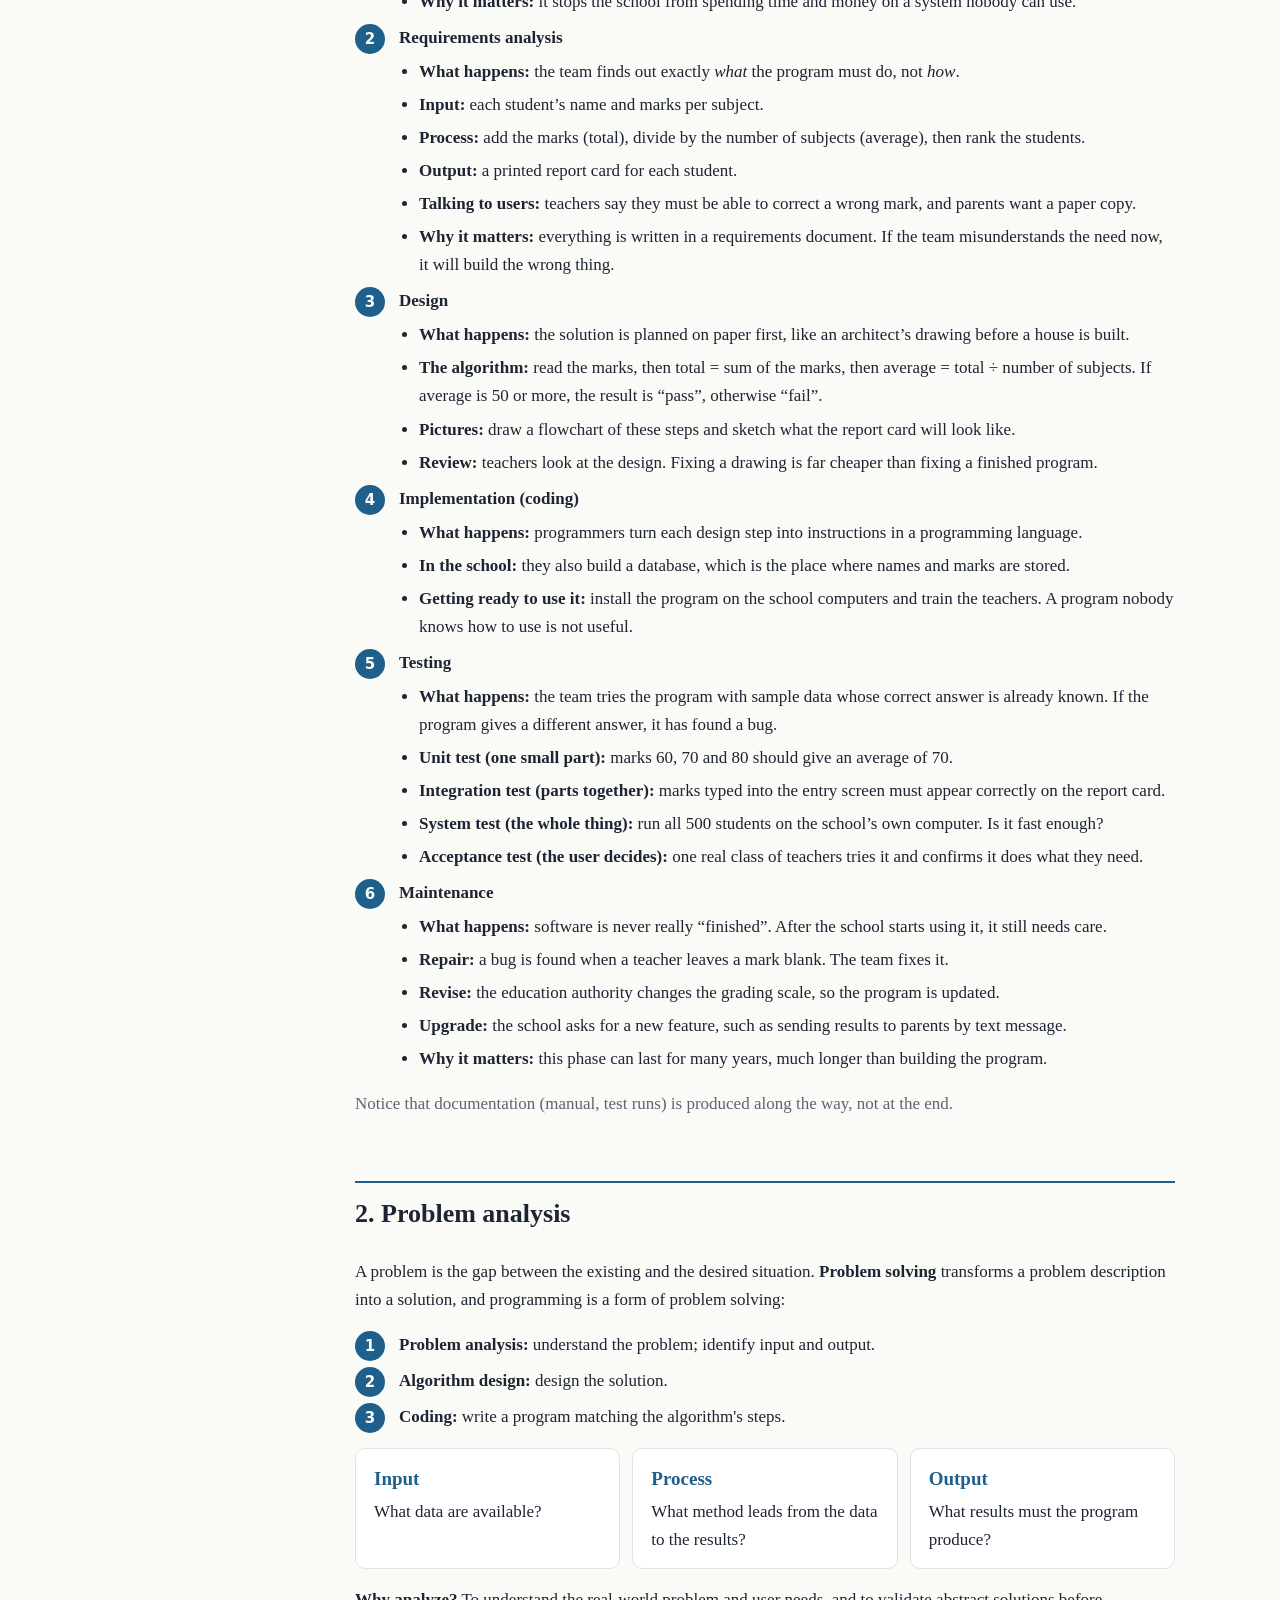
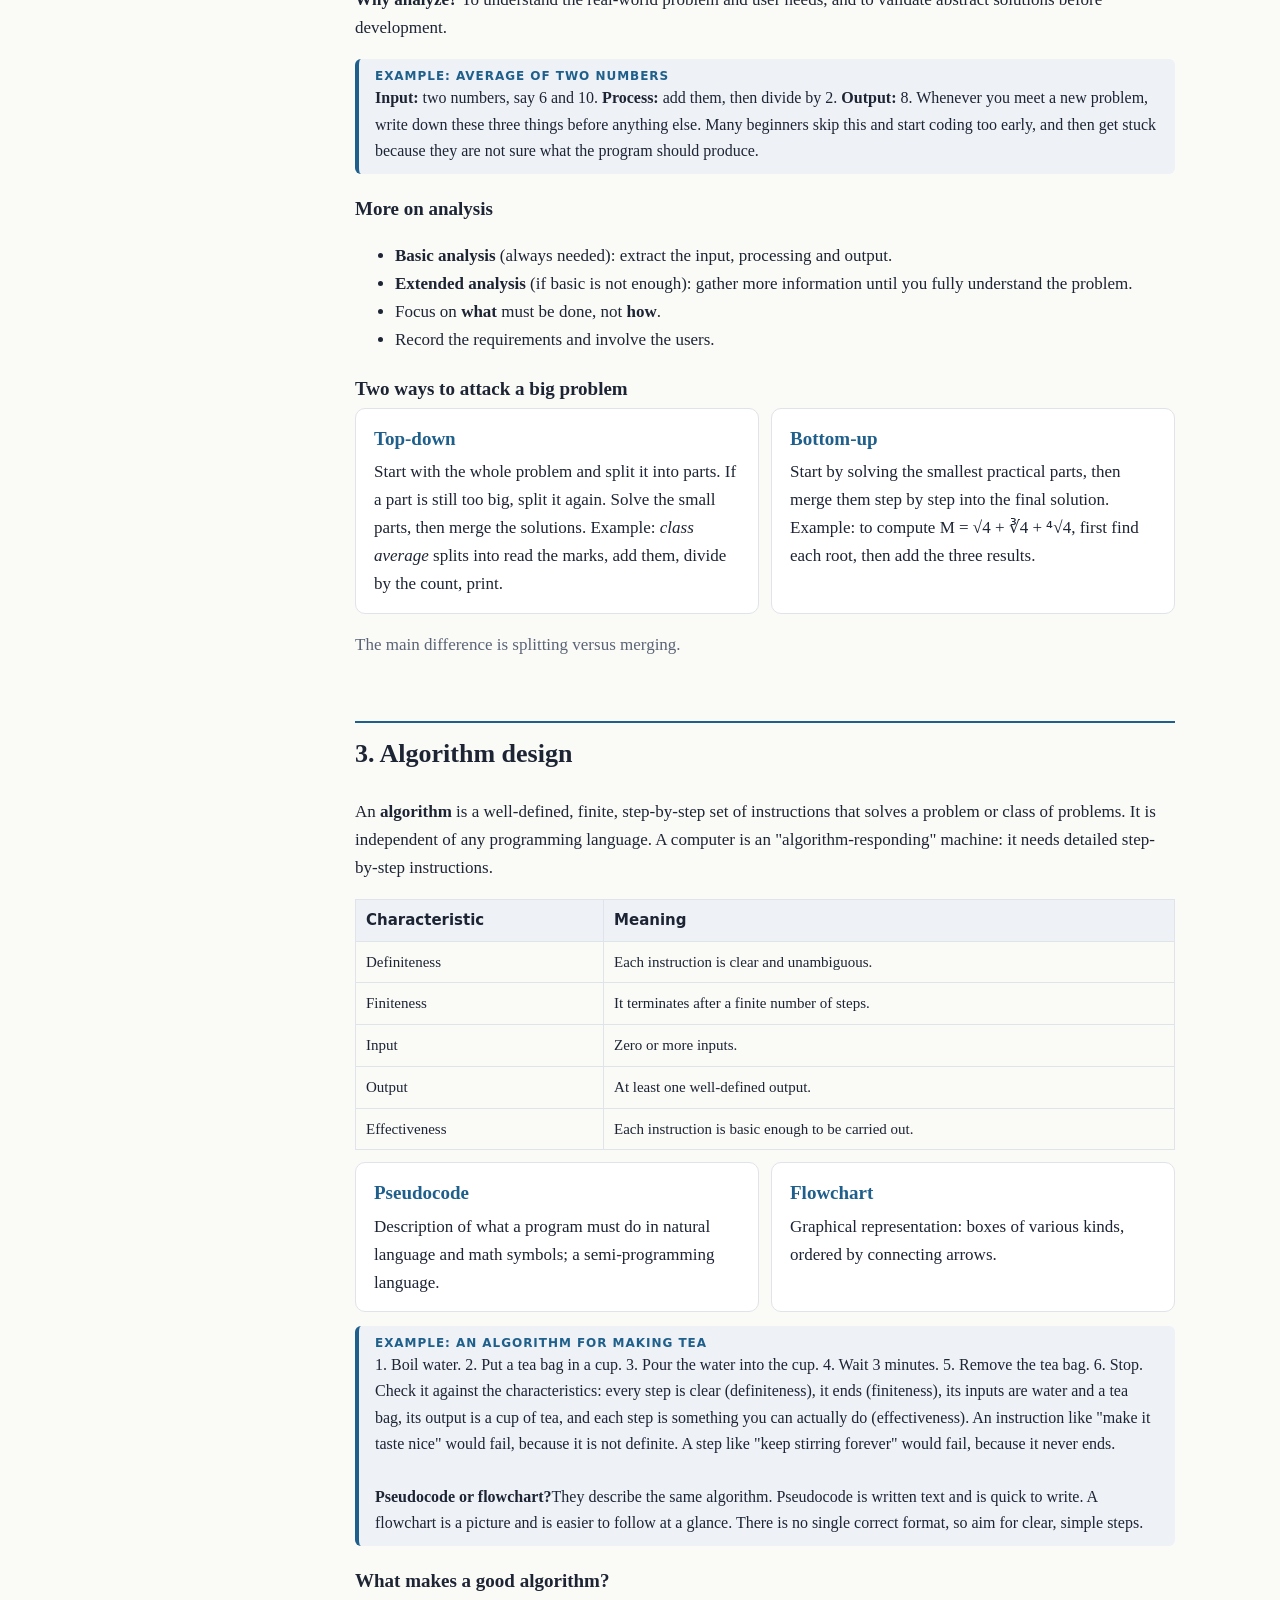
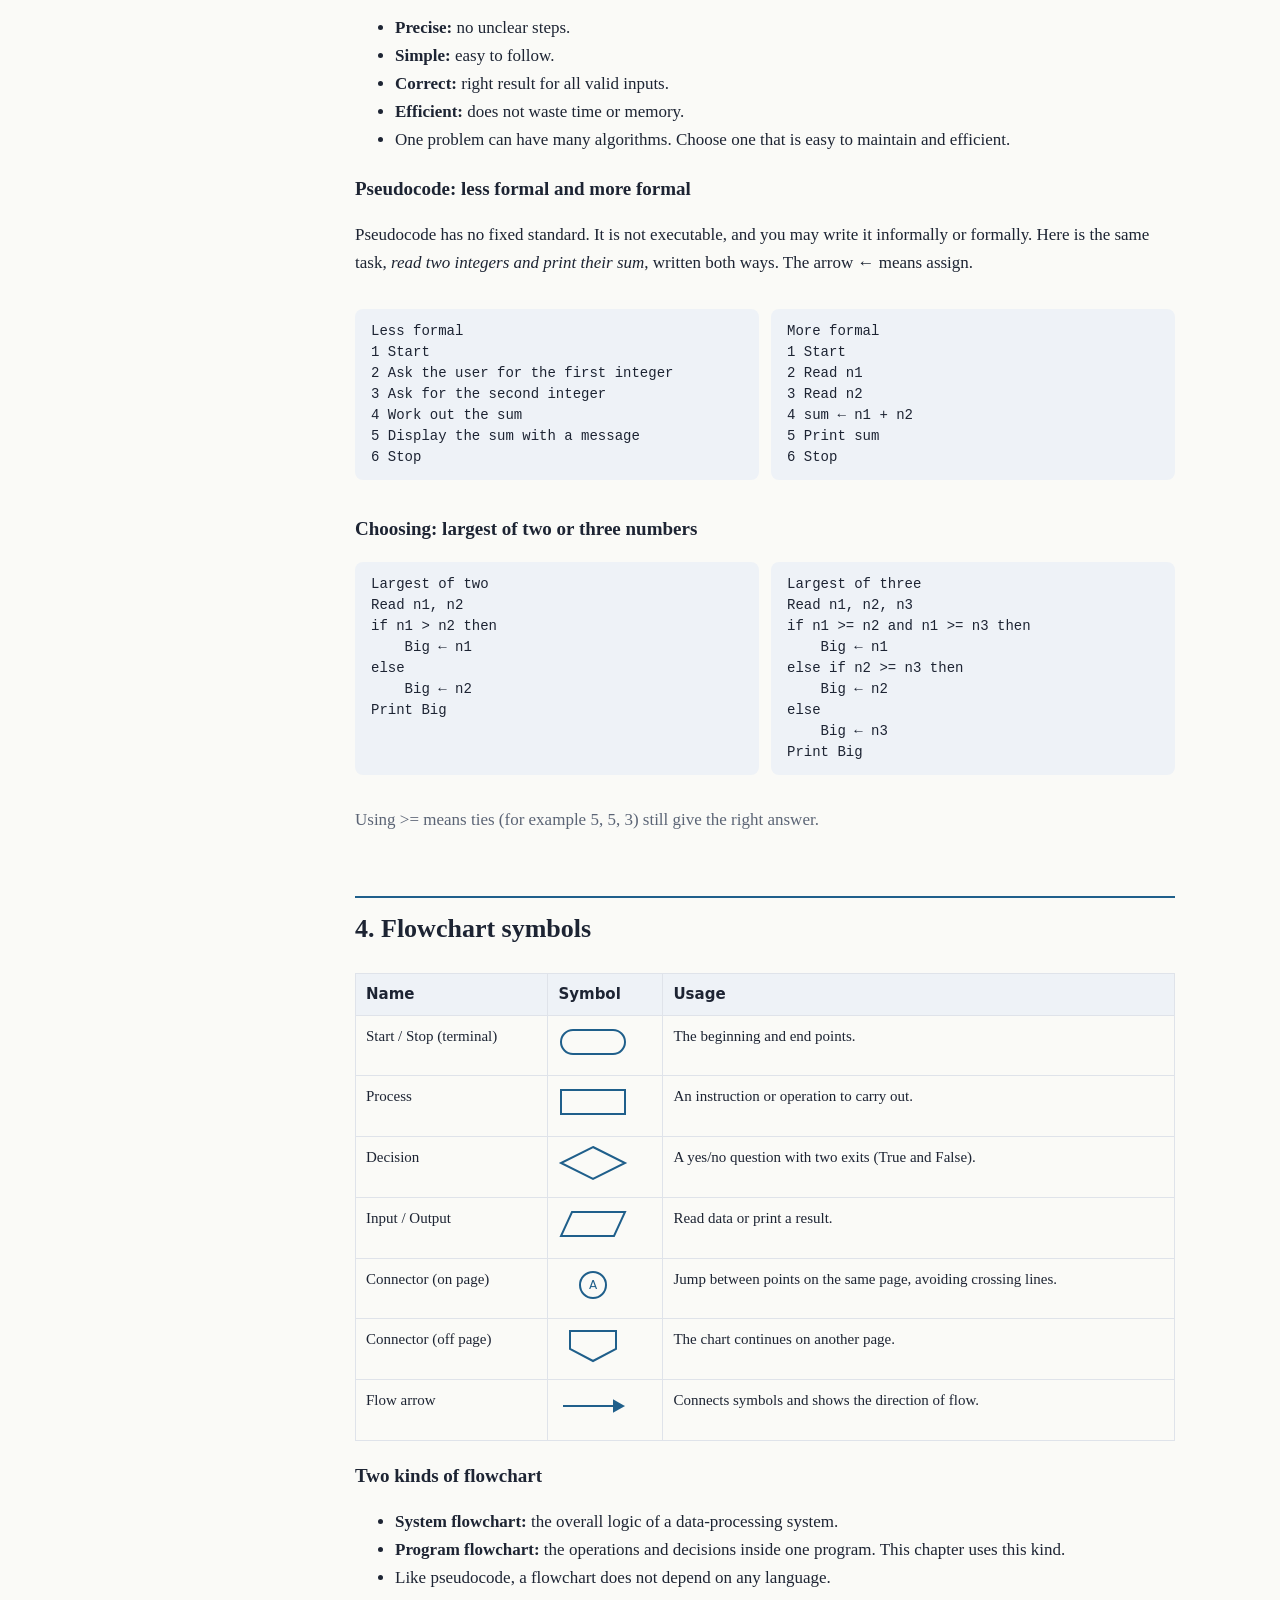
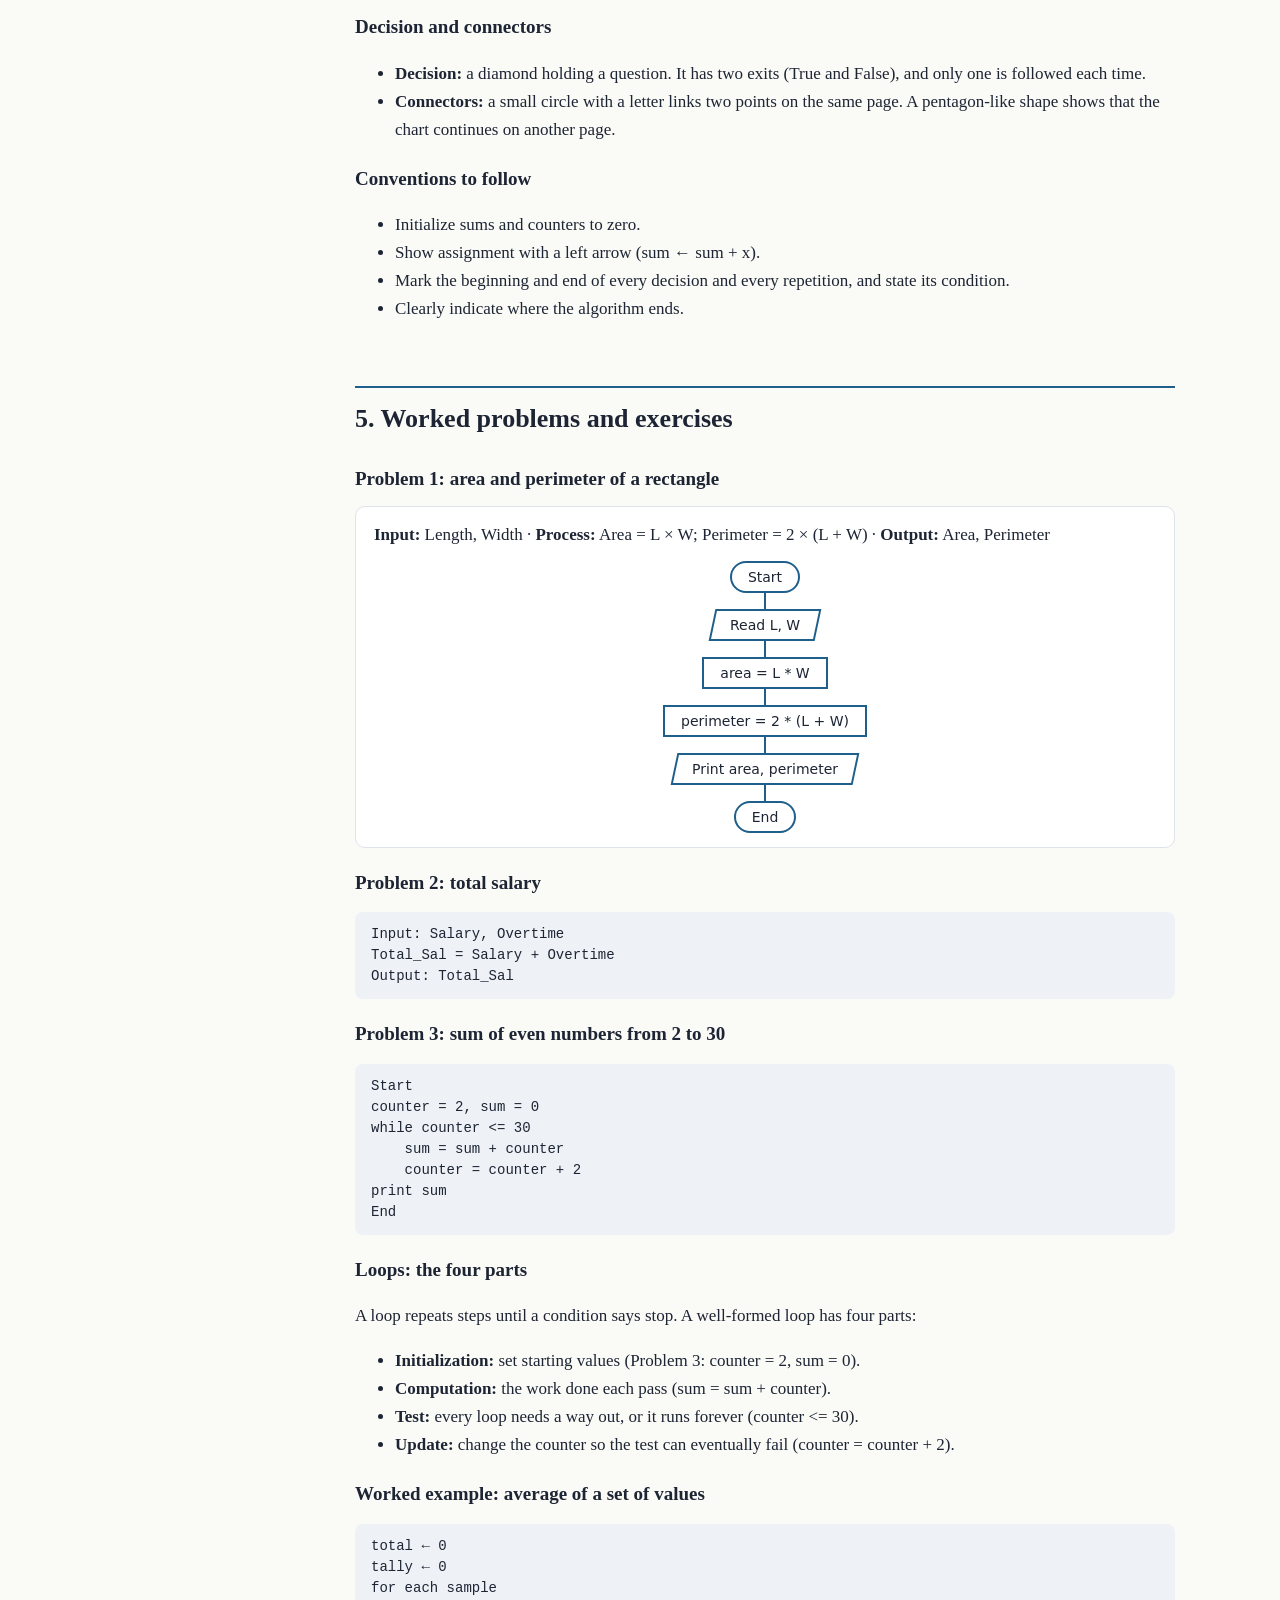
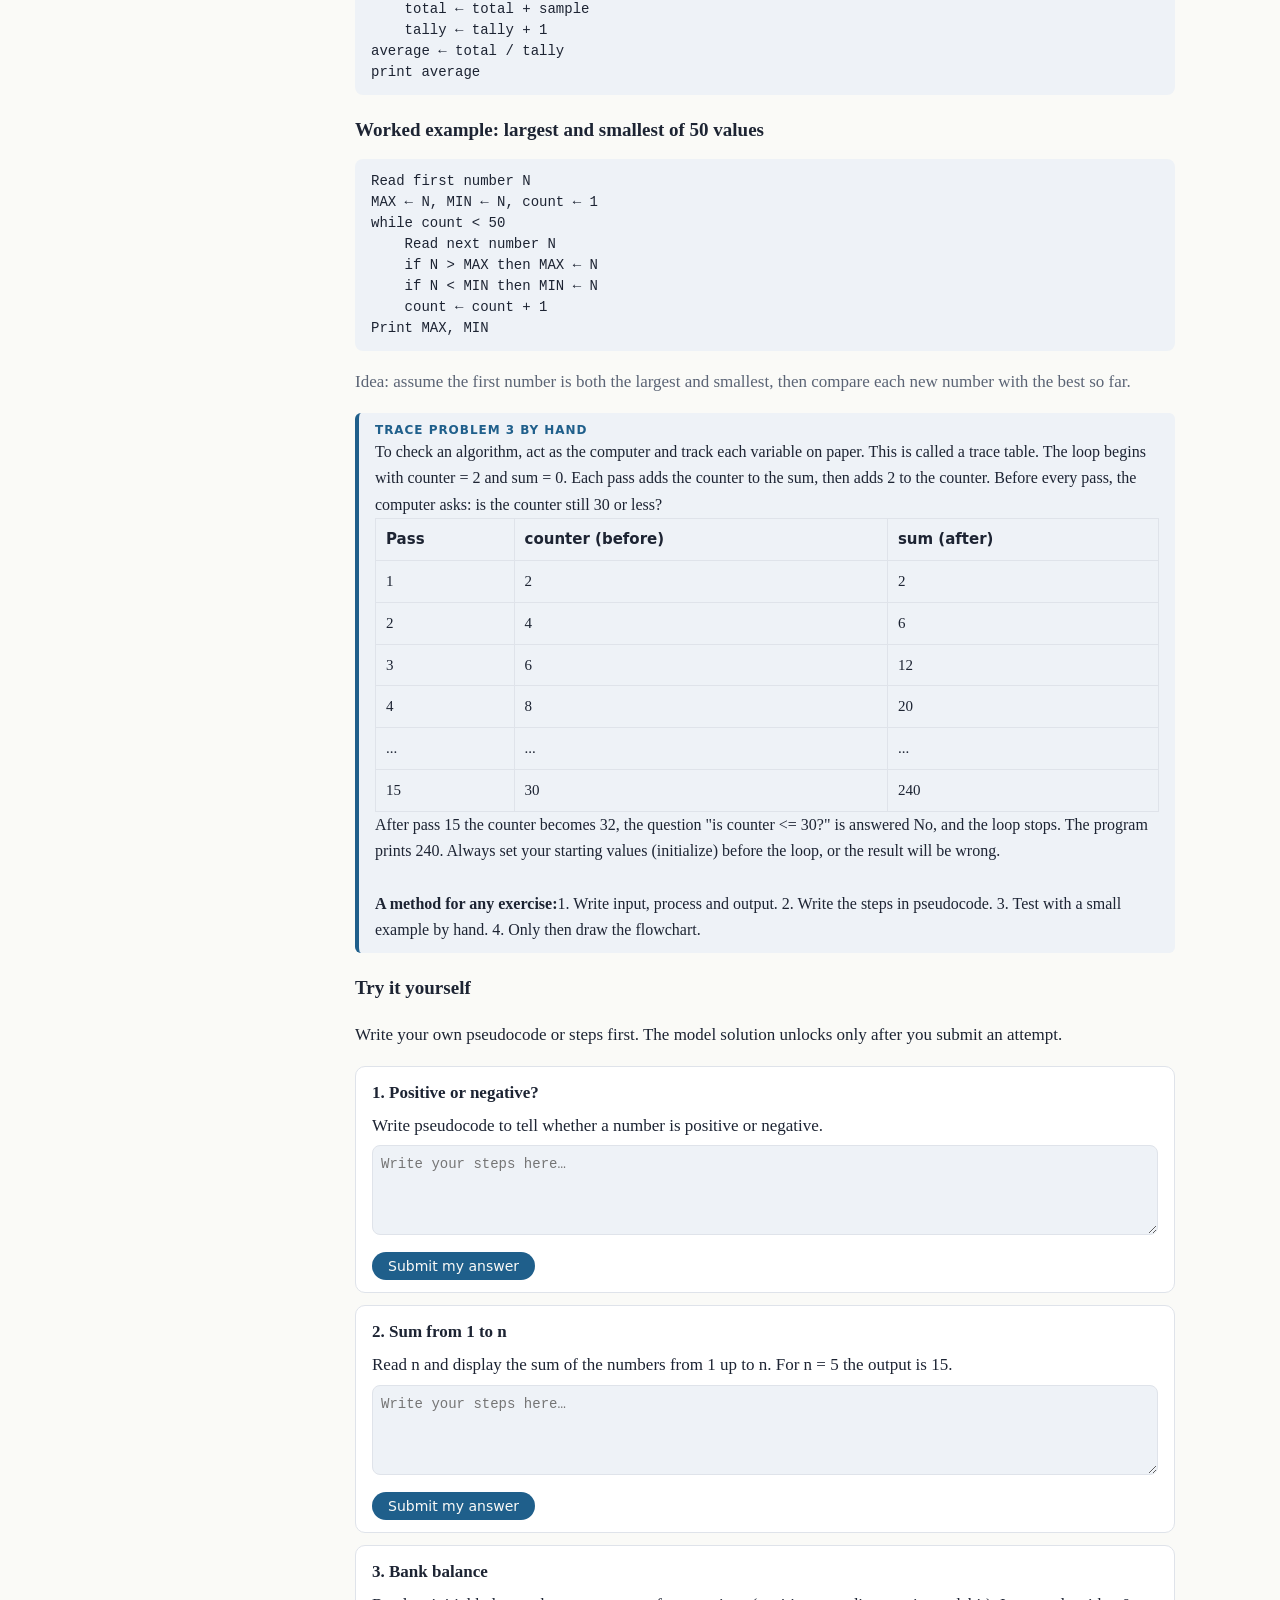
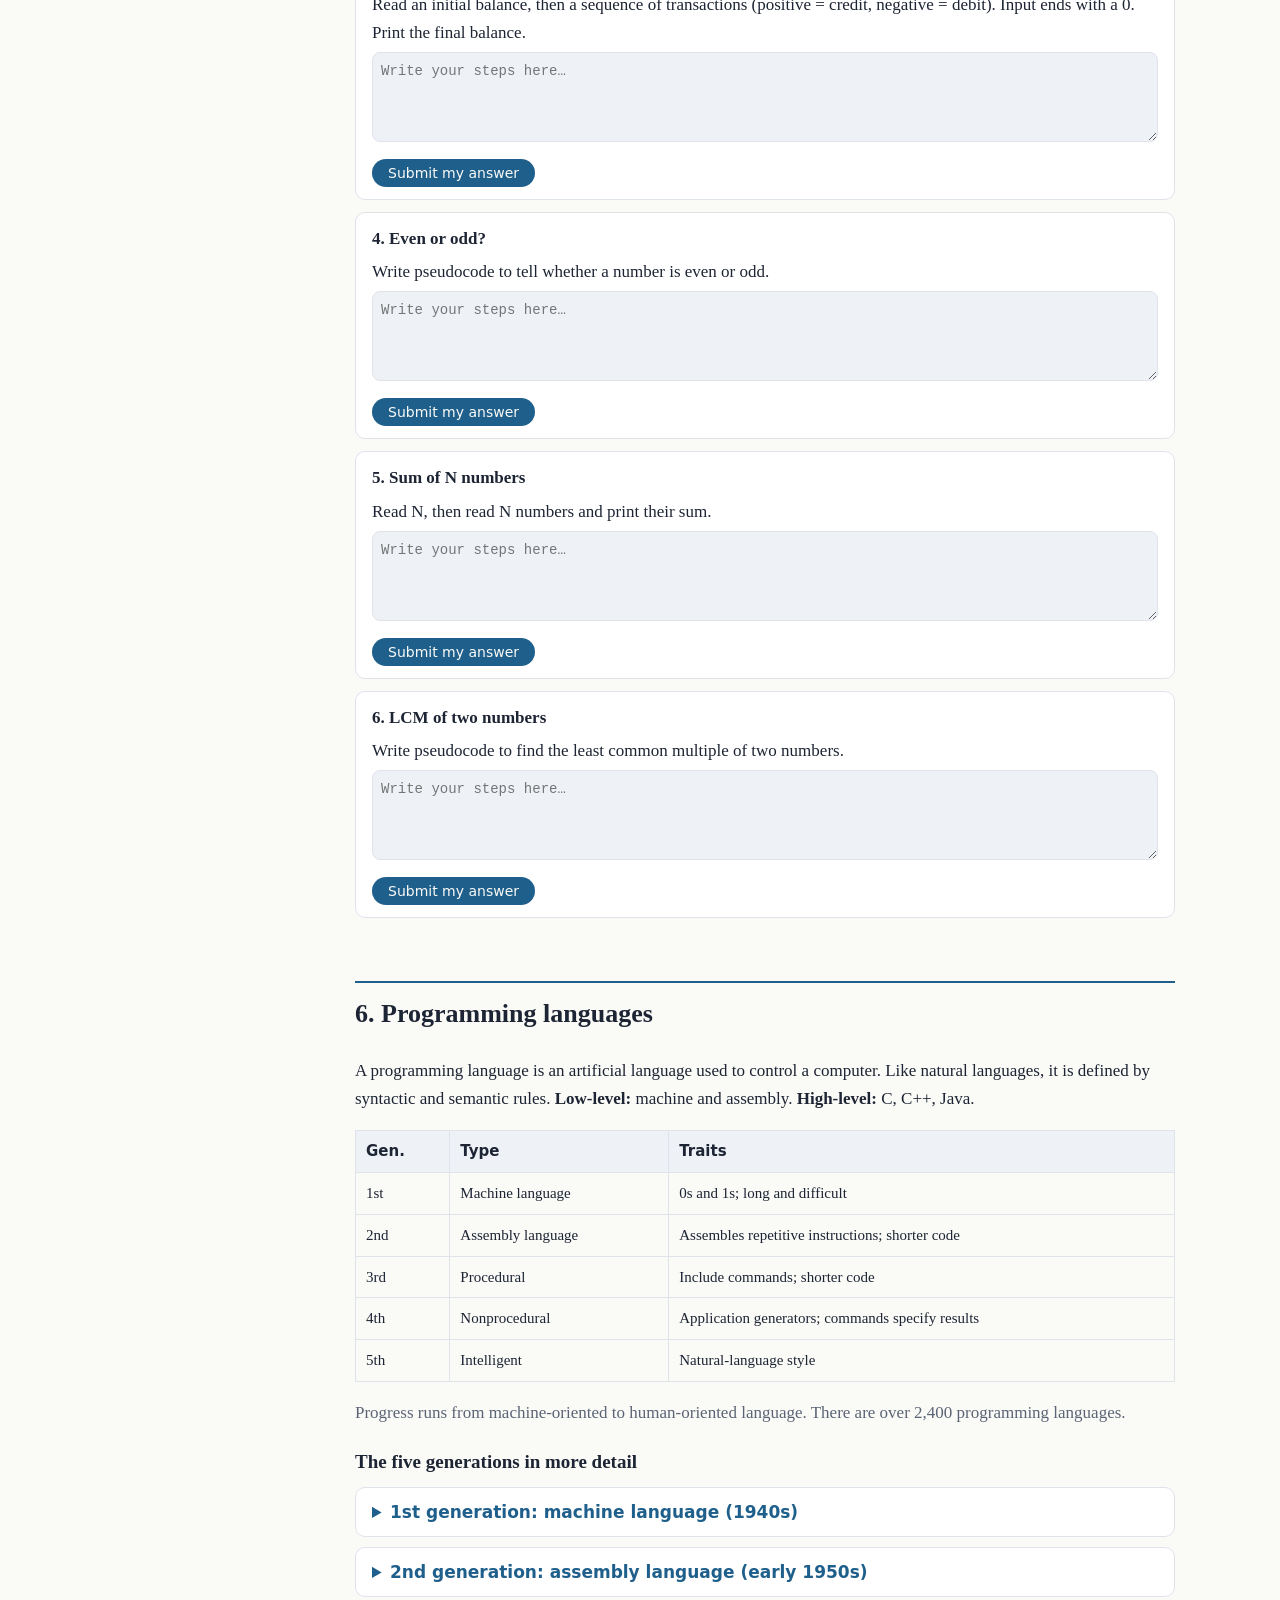
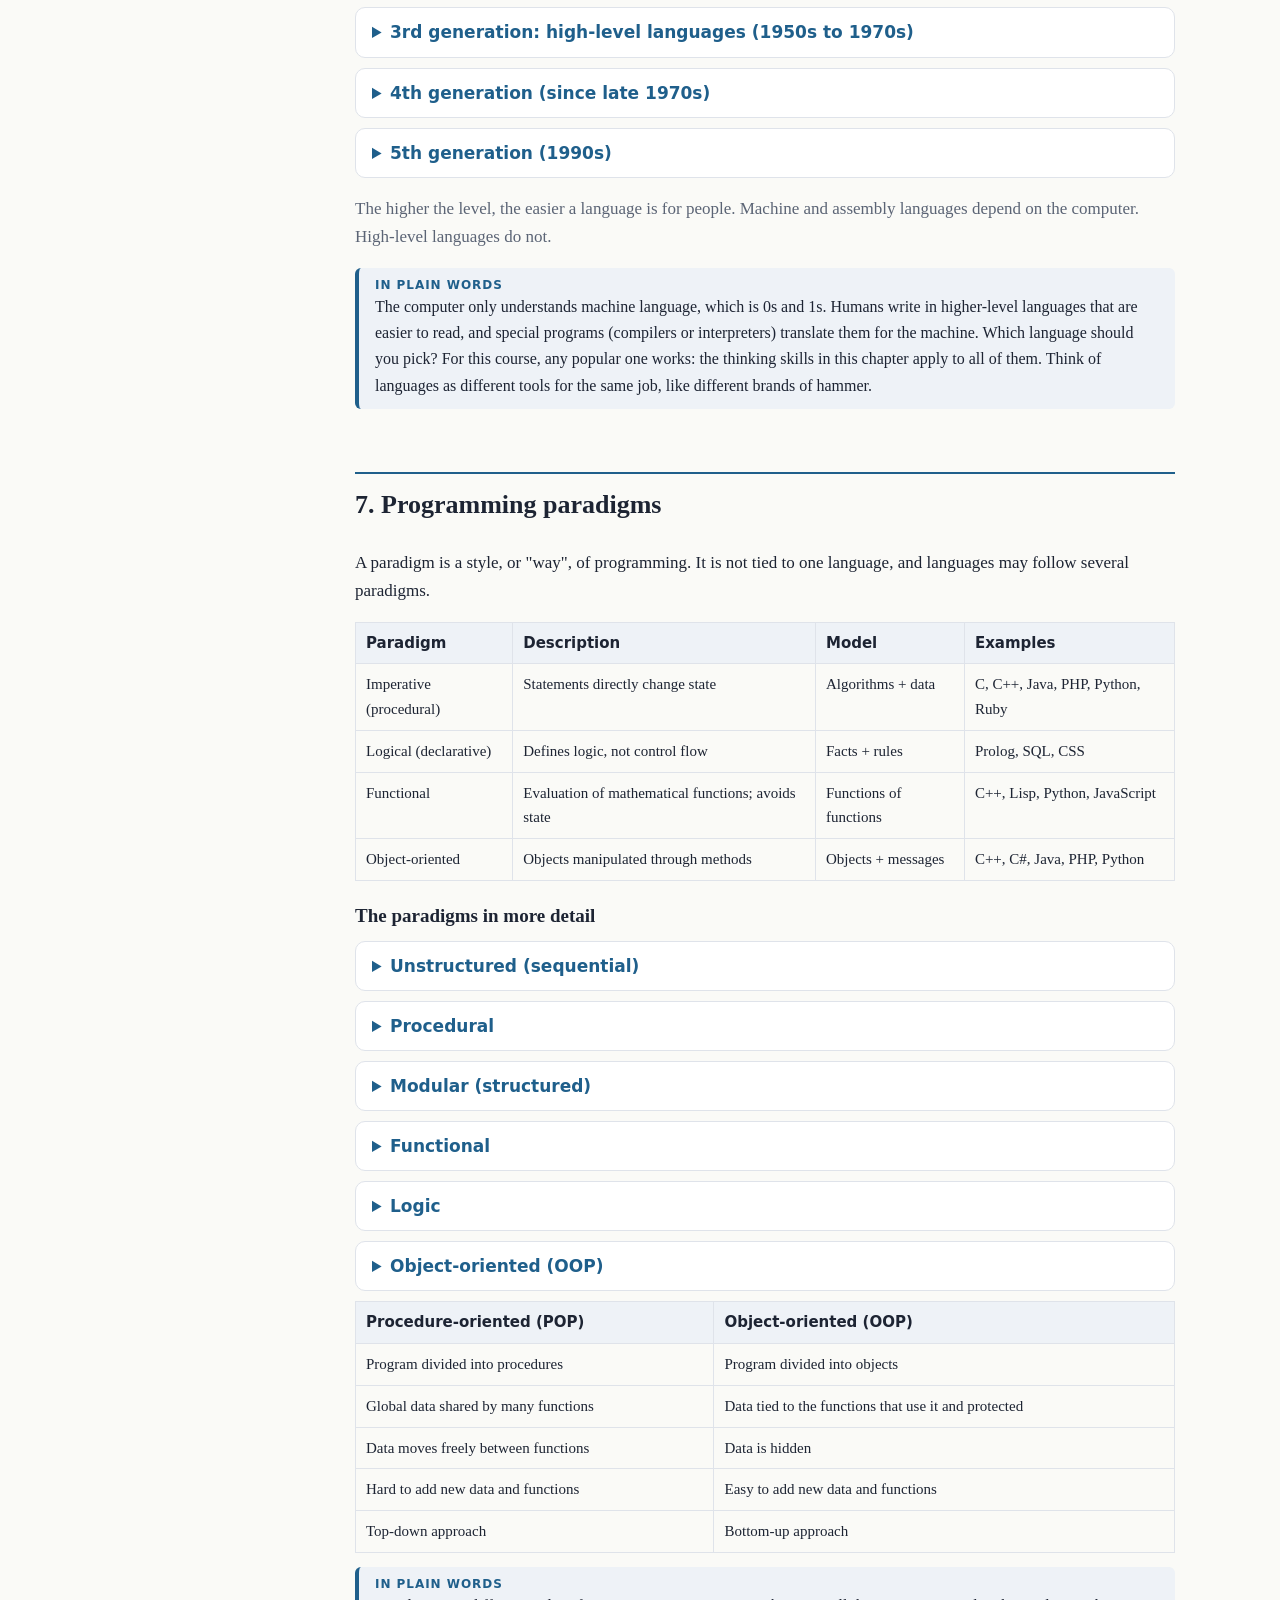
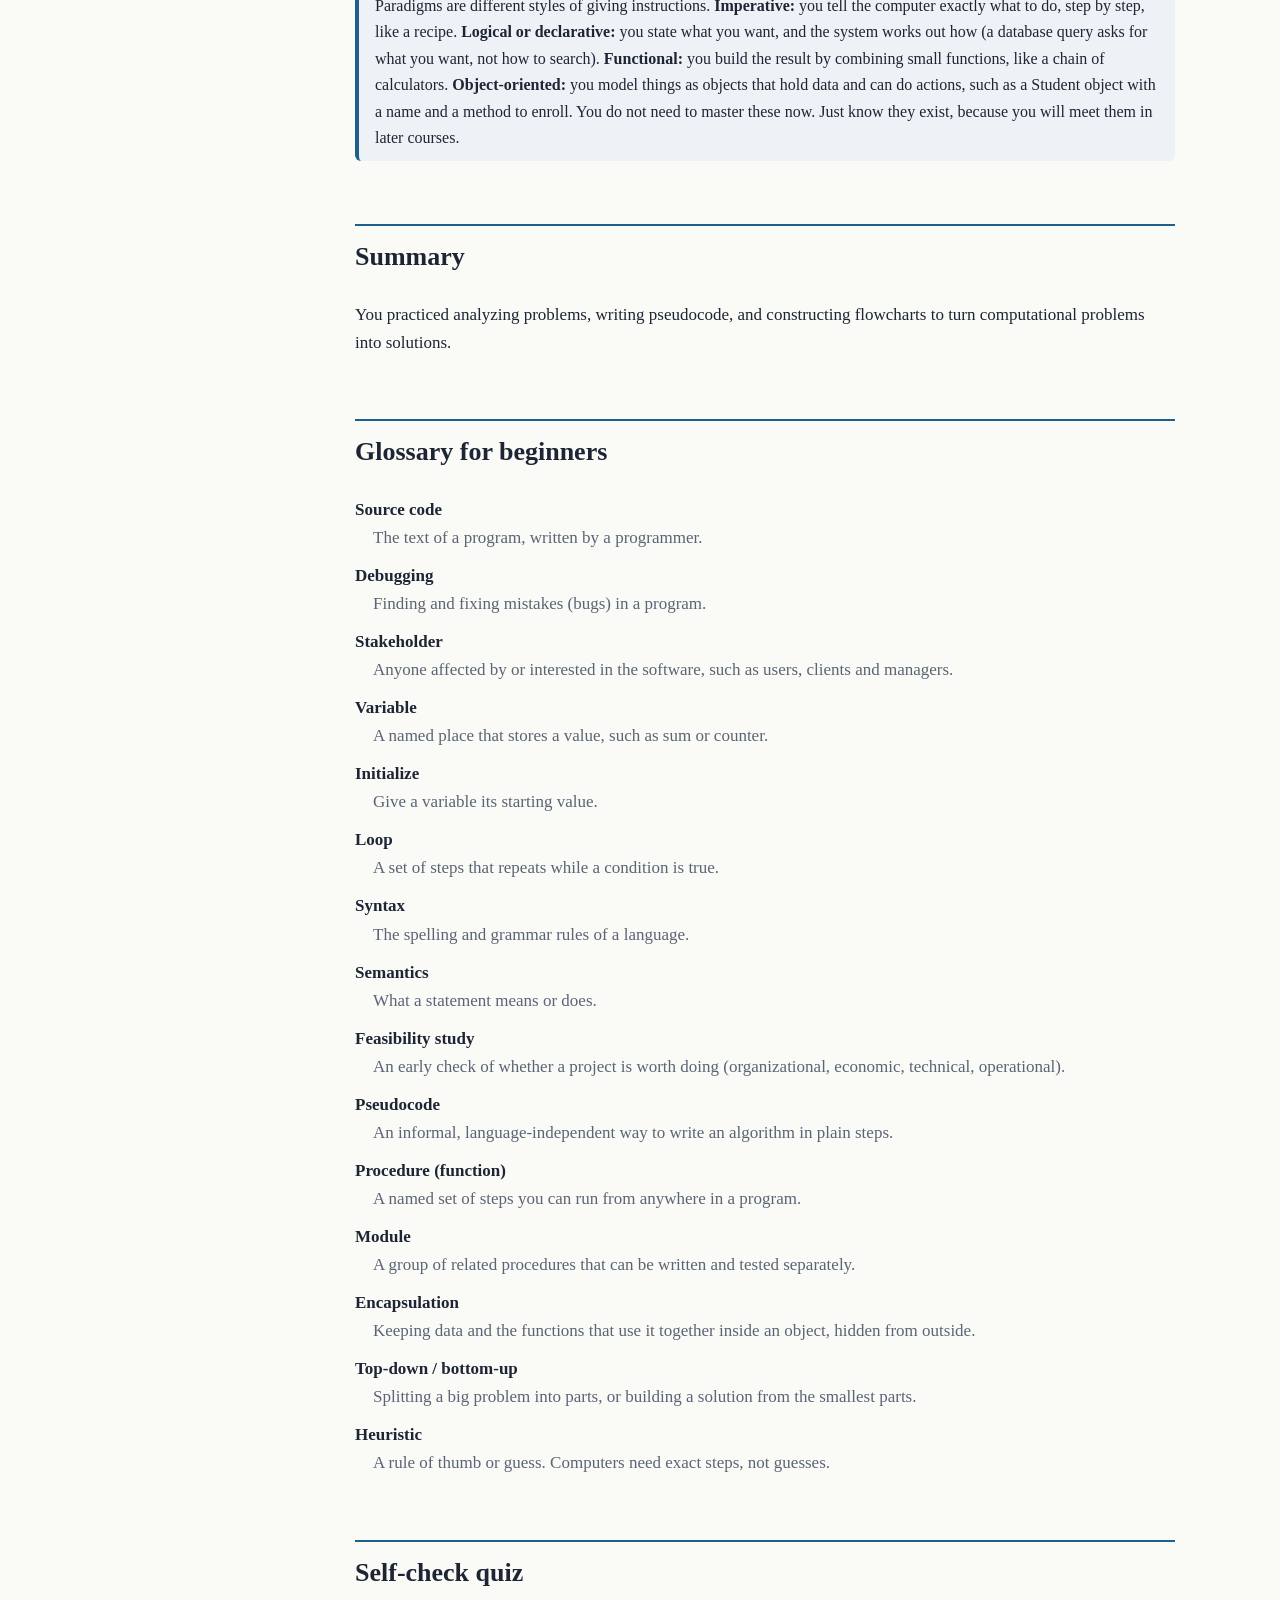
<file: Chapter_One_Lecture_Note.html>
<!DOCTYPE html>
<html lang="en"><head><meta charset="utf-8">
<meta name="viewport" content="width=device-width, initial-scale=1, viewport-fit=cover">
<title>Fundamentals of Programming I – Chapter 1</title>
<style>
:root{--bg:#fafaf7;--fg:#1d2433;--mu:#5b6475;--ac:#1f5f8b;--card:#fff;--bd:#dfe3ea;--code:#eef2f7;box-sizing:border-box;padding-top:env(safe-area-inset-top,0px);padding-bottom:env(safe-area-inset-bottom,0px);color-scheme:light}
@media(prefers-color-scheme:dark){:root:not([data-theme=light]){--bg:#13171f;--fg:#e8ebf1;--mu:#98a2b3;--ac:#6cb4e4;--card:#1b212c;--bd:#2c3442;--code:#232b38;color-scheme:dark}}
:root[data-theme=dark]{--bg:#13171f;--fg:#e8ebf1;--mu:#98a2b3;--ac:#6cb4e4;--card:#1b212c;--bd:#2c3442;--code:#232b38;color-scheme:dark}
html{scroll-padding-top:70px;scroll-behavior:smooth}
body{margin:0;background:var(--bg);color:var(--fg);font:17px/1.65 Georgia,'Times New Roman',serif}
nav{position:sticky;top:env(safe-area-inset-top,0px);background:var(--bg);border-bottom:1px solid var(--bd);padding:10px 16px;display:flex;gap:6px;overflow-x:auto;white-space:nowrap;z-index:5;font:14px system-ui,sans-serif}
nav a{color:var(--mu);text-decoration:none;padding:4px 10px;border-radius:14px}nav a:hover{background:var(--code);color:var(--ac)}
nav b{display:none}
@media(min-width:900px){
html{scroll-padding-top:20px}
body{padding-left:250px}
nav{position:fixed;top:0;left:0;bottom:0;width:250px;box-sizing:border-box;flex-direction:column;gap:2px;padding:calc(24px + env(safe-area-inset-top,0px)) 14px 24px;border-bottom:0;border-right:1px solid var(--bd);overflow-y:auto;white-space:normal;font-size:15px}
nav b{display:block;font:700 12px system-ui;letter-spacing:.08em;text-transform:uppercase;color:var(--ac);padding:0 10px 10px}
nav a{border-radius:8px;padding:8px 10px}
}
header{max-width:820px;margin:0 auto;padding:48px 20px 8px}
header small{font:600 13px system-ui;letter-spacing:.08em;text-transform:uppercase;color:var(--ac)}
h1{font-size:clamp(28px,5vw,42px);line-height:1.15;margin:.3em 0;text-align:center}
main{max-width:820px;margin:0 auto;padding:0 20px 60px}
h2{margin-top:2.4em;padding-top:.4em;border-top:2px solid var(--ac);font-size:26px}
h3{margin-bottom:.2em;font-size:19px}
.card{background:var(--card);border:1px solid var(--bd);border-radius:10px;padding:14px 18px;margin:12px 0}
.grid{display:grid;grid-template-columns:repeat(auto-fit,minmax(220px,1fr));gap:12px}
.grid .card{margin:0}.card h3{margin-top:0;color:var(--ac)}
ol.steps{counter-reset:s;list-style:none;padding:0}
ol.steps li{counter-increment:s;margin:8px 0;padding-left:44px;position:relative}
ol.steps li:before{content:counter(s);position:absolute;left:0;top:0;width:30px;height:30px;border-radius:50%;background:var(--ac);color:var(--bg);font:700 15px/30px system-ui;text-align:center}
.tw{overflow-x:auto}table{border-collapse:collapse;width:100%;font-size:15px}
th,td{border:1px solid var(--bd);padding:8px 10px;text-align:left;vertical-align:top}th{background:var(--code);font-family:system-ui}
pre{background:var(--code);padding:12px 16px;border-radius:8px;overflow-x:auto;font:14px/1.5 ui-monospace,Menlo,monospace}
details{background:var(--card);border:1px solid var(--bd);border-radius:10px;padding:10px 16px;margin:10px 0}
summary{cursor:pointer;font-weight:700;color:var(--ac);font-family:system-ui}
.fc{display:flex;flex-direction:column;align-items:center;font:14px system-ui;gap:0}
.fc div{padding:6px 16px;border:2px solid var(--ac);background:var(--card);text-align:center}
.fc .t{border-radius:20px}.fc .io{transform:skewX(-12deg)}.fc .io span{display:inline-block;transform:skewX(12deg)}
.fc i{width:2px;height:16px;background:var(--ac)}
.tip{background:var(--code);border-left:4px solid var(--ac);border-radius:6px;padding:10px 16px;margin:14px 0;font-size:16px}.tip b:first-child{display:block;font:700 12px system-ui;letter-spacing:.08em;text-transform:uppercase;color:var(--ac);margin-bottom:2px}dt{font-weight:700;margin-top:10px}dd{margin:0 0 0 18px;color:var(--mu)}
footer{text-align:center;color:var(--mu);font:14px system-ui;padding:30px 20px}
button{font:14px system-ui;background:var(--code);color:var(--fg);border:1px solid var(--bd);border-radius:14px;padding:4px 12px;cursor:pointer;float:right}
svg.sym{width:70px;height:36px;stroke:var(--ac);fill:none;stroke-width:2}svg.sym text{fill:var(--ac);stroke:none;font:12px system-ui}
.exq,.qz .q{background:var(--card);border:1px solid var(--bd);border-radius:10px;padding:12px 16px;margin:12px 0}
.exq textarea{width:100%;box-sizing:border-box;min-height:90px;background:var(--code);color:var(--fg);border:1px solid var(--bd);border-radius:8px;padding:8px;font:14px/1.5 ui-monospace,Menlo,monospace}
.btn{font:14px system-ui;background:var(--ac);color:var(--bg);border:0;border-radius:16px;padding:6px 16px;cursor:pointer;margin-top:8px;float:none}.btn:disabled{opacity:.5;cursor:default}
.msg{font:14px system-ui;color:var(--mu);margin-left:8px}.sol{margin-top:10px;border-top:1px dashed var(--bd);padding-top:8px}
.qz button.o{float:none;display:block;width:100%;text-align:left;margin:6px 0;padding:8px 12px;border-radius:8px;font:15px system-ui;background:var(--code);color:var(--fg);border:1px solid var(--bd);cursor:pointer}
.qz button.ok{border-color:#2e9b57;background:rgba(46,155,87,.2)}.qz button.no{border-color:#c0392b;background:rgba(192,57,43,.2)}
.why{font:14px system-ui;color:var(--mu);margin-top:6px}
ol.steps ul{list-style:disc;padding-left:20px;margin:6px 0 4px}ol.steps ul li{counter-increment:none;padding-left:0;margin:5px 0}ol.steps ul li:before{content:none}
</style></head><body>
<nav>
    <b>Chapter 1 contents</b>
    <a href="#sdlc">Program Development</a>
    <a href="#analysis">Problem Analysis</a>
    <a href="#algo">Algorithms</a>
    <a href="#flow">Flowcharts</a>
    <a href="#practice">Worked Examples</a>
    <a href="#langs">Languages</a>
    <a href="#paradigms">Paradigms</a>
    <a href="#refs">Resources</a>
    <a href="#gloss">Glossary</a>
    <a href="#check">Self-check</a>
</nav>
<header>
<h1>Chapter One<br>Basic Concepts of Programming</h1>
<p style="color:var(--mu);text-align:center">Problem analysis, algorithm design, pseudocode, flowcharts, and an overview of languages and paradigms.</p><div class="tip" style="margin-top:24px"><b>New to programming? Start here</b>You need no prior knowledge. Read each section in order, and look for the shaded boxes like this one: they explain the ideas in plain words with everyday examples. Do the exercises with pen and paper before opening the answers. This chapter has no real code yet. It teaches you to plan a solution, which is the most important programming skill. A short glossary and self-check questions are at the end.</div></header>
<main>
<h2 id="sdlc">1. Basics of program development</h2>
<div class="grid">
<div class="card"><h3>Computer program</h3>A self-contained set of explicit, unambiguous instructions telling the computer what to do and how.</div>
<div class="card"><h3>Computer programming</h3>Also called coding: writing, testing, debugging, troubleshooting and maintaining source code.</div>
<div class="card"><h3>Software development life cycle</h3>The overall process of developing software, from planning to maintenance.</div></div>
<div class="tip"><b>In plain words</b>A program is like a recipe. A recipe lists ingredients and exact steps, and a cook follows them without guessing. A computer is a very fast cook that does exactly what the steps say, nothing more. If a step is unclear or missing, it will not guess what you meant. That is why the instructions must be explicit and unambiguous.</div>
<h3>Why study programming?</h3>
<div class="grid">
<div class="card"><h3>1. Great job prospects</h3><ul><li>Computers run phones, banks, hospitals and farms, so almost every organization needs people who can build and maintain software.</li><li><b>Example:</b> a mobile-money service, a bus-ticketing app and a hospital records system all need programmers, testers and analysts.</li></ul></div>
<div class="card"><h3>2. It makes life easier</h3><ul><li>You can automate repetitive work.</li><li><b>Example:</b> a short program adds columns 2, 3 and 4 of a spreadsheet and finds the average every day, instead of doing it by hand.</li><li><b>Example:</b> an auto-reply that spots “Hi” in a message and answers “Hi! What’s up?”</li></ul></div>
<div class="card"><h3>3. Structured, creative thinking</h3><ul><li>Programmers break a problem into small pieces before coding, a habit that helps in any area of life.</li><li><b>Example:</b> Facebook began as a way for students to find out about each other, and Google as a way to organize the world’s information. Both started with a problem that programming could solve.</li></ul></div>
<div class="card"><h3>4. Persistence</h3><ul><li>You write, run and debug a program many times before it works, and learn that hard problems usually have a solution.</li><li><b>Example:</b> your program prints the wrong total. You trace it, find the counter started at 1 instead of 0, fix it and run it again.</li></ul></div>
<div class="card"><h3>5. You learn how to learn</h3><ul><li>One missing symbol can break a program, so you become detail-oriented.</li><li>You learn to search for methods on your own.</li><li><b>Example:</b> finding out by yourself how to sort a list of names.</li></ul></div>
<div class="card"><h3>6. Entrepreneurship</h3><ul><li>You can build your own ideas without paying for every step, and you understand programmers’ work when you hire them.</li><li><b>Example:</b> a shop owner builds a simple online order page.</li><li>Skills like SQL and HTML/CSS help marketers and designers too.</li></ul></div></div>
<h3>Program development life cycle</h3>
<ol class="steps"><li><b>Planning:</b> gather information from stakeholders; decide what is feasible.</li><li><b>Requirements analysis:</b> collect and document requirements.</li><li><b>Design:</b> create the architecture of the system and its elements.</li><li><b>Implementation:</b> build the software in a programming language.</li><li><b>Testing and integration:</b> evaluate quality; find and fix defects.</li><li><b>Maintenance:</b> update and support the software after release.</li></ol>

<div class="tip"><b>In plain words</b>The life cycle is how a team builds software without chaos, much like building a house: decide what you can afford (planning), ask the owner what they need (requirements), draw the plans (design), build (implementation), inspect (testing), and repair and improve over the years (maintenance). Real projects often loop back to earlier steps when something changes. As a beginner, you will mostly practice the middle steps on small programs.</div>
<h3>A deeper look at the life cycle</h3>
<p>The work is organized into three overlapping phases:</p>
<ul><li><b>Development and design:</b> analysis, design, coding and testing.</li><li><b>Documentation:</b> starts during design and continues to the end.</li><li><b>Maintenance:</b> keeps the program useful until it is retired.</li></ul>
<details><summary>Feasibility study: is the project worth doing?</summary><ul><li><b>Organizational:</b> does it support the organization’s goals?</li><li><b>Economic:</b> will it save money or raise income?</li><li><b>Technical:</b> do we have the hardware, software and network?</li><li><b>Operational:</b> will users and management accept it? Does it meet customer and government requirements?</li></ul></details>
<details><summary>Requirements analysis</summary><ul><li>Find the input, processing and output (what must be done, not how).</li><li>Talk to the users and involve them throughout.</li><li>Record the requirements in a document.</li></ul></details>
<details><summary>Design</summary><ul><li>Design the solution as an algorithm: the blueprint of the system.</li><li>Review it with users before coding.</li><li>Catches mistakes before they are built in.</li></ul></details>
<details><summary>Coding (implementation)</summary><ul><li>Translate each algorithm step into the chosen language.</li><li>Also set up databases and networks.</li><li>Train the people who will use it.</li></ul></details>
<details><summary>Testing and debugging</summary><ul><li><b>Testing</b> checks whether the program is correct; <b>debugging</b> finds and fixes the errors (bugs).</li><li>Testing every case is impossible, so choose test data carefully. Good teams plan test data before coding.</li><li><b>Unit testing:</b> each small part on its own.</li><li><b>Integration testing:</b> parts combined, to check they work together.</li><li><b>System testing:</b> the whole system on its real platform.</li><li><b>Acceptance testing:</b> does it do what the user needs?</li></ul></details>
<details><summary>Documentation: five key documents</summary><ul><li>The algorithm and its changes</li><li>A program description</li><li>A well-commented program listing</li><li>Sample test runs</li><li>A users’ manual</li></ul></details>
<details><summary>Maintenance: usually the longest phase</summary><ul><li><b>Repair</b> bugs found later.</li><li><b>Revise</b> for new needs, such as organizational change.</li><li><b>Upgrade</b> with new features or new technology.</li><li>Development takes days or months; maintenance can last years. Good documentation makes it cheaper.</li></ul></details>
<h3>Real-world example: a school results system</h3>
<p>A school wants teachers to enter students’ marks and print report cards automatically, instead of calculating everything by hand. Here is how each phase of the life cycle applies.</p>
<ol class="steps">
<li><b>Planning and feasibility</b><ul>
<li><b>What happens:</b> before anyone writes code, the team decides whether the project is worth doing.</li>
<li><b>In the school:</b> the principal and teachers explain the problem. Working out totals and averages by hand takes hours, and mistakes are common.</li>
<li><b>Feasibility questions:</b> Do we have enough computers? Can the school afford the project? Will teachers actually use it?</li>
<li><b>Why it matters:</b> it stops the school from spending time and money on a system nobody can use.</li></ul></li>
<li><b>Requirements analysis</b><ul>
<li><b>What happens:</b> the team finds out exactly <i>what</i> the program must do, not <i>how</i>.</li>
<li><b>Input:</b> each student’s name and marks per subject.</li>
<li><b>Process:</b> add the marks (total), divide by the number of subjects (average), then rank the students.</li>
<li><b>Output:</b> a printed report card for each student.</li>
<li><b>Talking to users:</b> teachers say they must be able to correct a wrong mark, and parents want a paper copy.</li>
<li><b>Why it matters:</b> everything is written in a requirements document. If the team misunderstands the need now, it will build the wrong thing.</li></ul></li>
<li><b>Design</b><ul>
<li><b>What happens:</b> the solution is planned on paper first, like an architect’s drawing before a house is built.</li>
<li><b>The algorithm:</b> read the marks, then total = sum of the marks, then average = total ÷ number of subjects. If average is 50 or more, the result is “pass”, otherwise “fail”.</li>
<li><b>Pictures:</b> draw a flowchart of these steps and sketch what the report card will look like.</li>
<li><b>Review:</b> teachers look at the design. Fixing a drawing is far cheaper than fixing a finished program.</li></ul></li>
<li><b>Implementation (coding)</b><ul>
<li><b>What happens:</b> programmers turn each design step into instructions in a programming language.</li>
<li><b>In the school:</b> they also build a database, which is the place where names and marks are stored.</li>
<li><b>Getting ready to use it:</b> install the program on the school computers and train the teachers. A program nobody knows how to use is not useful.</li></ul></li>
<li><b>Testing</b><ul>
<li><b>What happens:</b> the team tries the program with sample data whose correct answer is already known. If the program gives a different answer, it has found a bug.</li>
<li><b>Unit test (one small part):</b> marks 60, 70 and 80 should give an average of 70.</li>
<li><b>Integration test (parts together):</b> marks typed into the entry screen must appear correctly on the report card.</li>
<li><b>System test (the whole thing):</b> run all 500 students on the school’s own computer. Is it fast enough?</li>
<li><b>Acceptance test (the user decides):</b> one real class of teachers tries it and confirms it does what they need.</li></ul></li>
<li><b>Maintenance</b><ul>
<li><b>What happens:</b> software is never really “finished”. After the school starts using it, it still needs care.</li>
<li><b>Repair:</b> a bug is found when a teacher leaves a mark blank. The team fixes it.</li>
<li><b>Revise:</b> the education authority changes the grading scale, so the program is updated.</li>
<li><b>Upgrade:</b> the school asks for a new feature, such as sending results to parents by text message.</li>
<li><b>Why it matters:</b> this phase can last for many years, much longer than building the program.</li></ul></li></ol>
<p style="color:var(--mu)">Notice that documentation (manual, test runs) is produced along the way, not at the end.</p>
<h2 id="analysis">2. Problem analysis</h2>
<p>A problem is the gap between the existing and the desired situation. <b>Problem solving</b> transforms a problem description into a solution, and programming is a form of problem solving:</p>
<ol class="steps"><li><b>Problem analysis:</b> understand the problem; identify input and output.</li><li><b>Algorithm design:</b> design the solution.</li><li><b>Coding:</b> write a program matching the algorithm's steps.</li></ol>
<div class="grid"><div class="card"><h3>Input</h3>What data are available?</div><div class="card"><h3>Process</h3>What method leads from the data to the results?</div><div class="card"><h3>Output</h3>What results must the program produce?</div></div>
<p><b>Why analyze?</b> To understand the real-world problem and user needs, and to validate abstract solutions before development.</p>

<div class="tip"><b>Example: average of two numbers</b><b>Input:</b> two numbers, say 6 and 10. <b>Process:</b> add them, then divide by 2. <b>Output:</b> 8. Whenever you meet a new problem, write down these three things before anything else. Many beginners skip this and start coding too early, and then get stuck because they are not sure what the program should produce.</div>
<h3>More on analysis</h3>
<ul><li><b>Basic analysis</b> (always needed): extract the input, processing and output.</li><li><b>Extended analysis</b> (if basic is not enough): gather more information until you fully understand the problem.</li><li>Focus on <b>what</b> must be done, not <b>how</b>.</li><li>Record the requirements and involve the users.</li></ul>
<h3>Two ways to attack a big problem</h3>
<div class="grid"><div class="card"><h3>Top-down</h3>Start with the whole problem and split it into parts. If a part is still too big, split it again. Solve the small parts, then merge the solutions. Example: <i>class average</i> splits into read the marks, add them, divide by the count, print.</div><div class="card"><h3>Bottom-up</h3>Start by solving the smallest practical parts, then merge them step by step into the final solution. Example: to compute M = &radic;4 + &#8731;4 + &#8308;&radic;4, first find each root, then add the three results.</div></div>
<p style="color:var(--mu)">The main difference is splitting versus merging.</p>
<h2 id="algo">3. Algorithm design</h2>
<p>An <b>algorithm</b> is a well-defined, finite, step-by-step set of instructions that solves a problem or class of problems. It is independent of any programming language. A computer is an "algorithm-responding" machine: it needs detailed step-by-step instructions.</p>
<div class="tw"><table><tr><th>Characteristic</th><th>Meaning</th></tr>
<tr><td>Definiteness</td><td>Each instruction is clear and unambiguous.</td></tr>
<tr><td>Finiteness</td><td>It terminates after a finite number of steps.</td></tr>
<tr><td>Input</td><td>Zero or more inputs.</td></tr>
<tr><td>Output</td><td>At least one well-defined output.</td></tr>
<tr><td>Effectiveness</td><td>Each instruction is basic enough to be carried out.</td></tr></table></div>
<div class="grid" style="margin-top:12px"><div class="card"><h3>Pseudocode</h3>Description of what a program must do in natural language and math symbols; a semi-programming language.</div><div class="card"><h3>Flowchart</h3>Graphical representation: boxes of various kinds, ordered by connecting arrows.</div></div>

<div class="tip"><b>Example: an algorithm for making tea</b>1. Boil water. 2. Put a tea bag in a cup. 3. Pour the water into the cup. 4. Wait 3 minutes. 5. Remove the tea bag. 6. Stop.<br>Check it against the characteristics: every step is clear (definiteness), it ends (finiteness), its inputs are water and a tea bag, its output is a cup of tea, and each step is something you can actually do (effectiveness). An instruction like "make it taste nice" would fail, because it is not definite. A step like "keep stirring forever" would fail, because it never ends.<br><br><b>Pseudocode or flowchart?</b>They describe the same algorithm. Pseudocode is written text and is quick to write. A flowchart is a picture and is easier to follow at a glance. There is no single correct format, so aim for clear, simple steps.</div>
<h3>What makes a good algorithm?</h3>
<ul><li><b>Precise:</b> no unclear steps.</li><li><b>Simple:</b> easy to follow.</li><li><b>Correct:</b> right result for all valid inputs.</li><li><b>Efficient:</b> does not waste time or memory.</li><li>One problem can have many algorithms. Choose one that is easy to maintain and efficient.</li></ul>
<h3>Pseudocode: less formal and more formal</h3>
<p>Pseudocode has no fixed standard. It is not executable, and you may write it informally or formally. Here is the same task, <i>read two integers and print their sum</i>, written both ways. The arrow ← means assign.</p>
<div class="grid"><pre>Less formal
1 Start
2 Ask the user for the first integer
3 Ask for the second integer
4 Work out the sum
5 Display the sum with a message
6 Stop</pre><pre>More formal
1 Start
2 Read n1
3 Read n2
4 sum ← n1 + n2
5 Print sum
6 Stop</pre></div>
<h3>Choosing: largest of two or three numbers</h3>
<div class="grid"><pre>Largest of two
Read n1, n2
if n1 &gt; n2 then
    Big ← n1
else
    Big ← n2
Print Big</pre><pre>Largest of three
Read n1, n2, n3
if n1 &gt;= n2 and n1 &gt;= n3 then
    Big ← n1
else if n2 &gt;= n3 then
    Big ← n2
else
    Big ← n3
Print Big</pre></div>
<p style="color:var(--mu)">Using &gt;= means ties (for example 5, 5, 3) still give the right answer.</p>
<h2 id="flow">4. Flowchart symbols</h2>
<div class="tw"><table><tr><th>Name</th><th>Symbol</th><th>Usage</th></tr><tr><td>Start / Stop (terminal)</td><td><svg class="sym" viewBox="0 0 70 36"><rect x="3" y="6" width="64" height="24" rx="12"/></svg></td><td>The beginning and end points.</td></tr><tr><td>Process</td><td><svg class="sym" viewBox="0 0 70 36"><rect x="3" y="6" width="64" height="24"/></svg></td><td>An instruction or operation to carry out.</td></tr><tr><td>Decision</td><td><svg class="sym" viewBox="0 0 70 36"><polygon points="35,2 67,18 35,34 3,18"/></svg></td><td>A yes/no question with two exits (True and False).</td></tr><tr><td>Input / Output</td><td><svg class="sym" viewBox="0 0 70 36"><polygon points="14,6 67,6 56,30 3,30"/></svg></td><td>Read data or print a result.</td></tr><tr><td>Connector (on page)</td><td><svg class="sym" viewBox="0 0 70 36"><circle cx="35" cy="18" r="13"/><text x="31" y="22">A</text></svg></td><td>Jump between points on the same page, avoiding crossing lines.</td></tr><tr><td>Connector (off page)</td><td><svg class="sym" viewBox="0 0 70 36"><polygon points="12,4 58,4 58,22 35,34 12,22"/></svg></td><td>The chart continues on another page.</td></tr><tr><td>Flow arrow</td><td><svg class="sym" viewBox="0 0 70 36"><line x1="5" y1="18" x2="58" y2="18"/><polygon points="65,18 56,13 56,23" fill="currentColor" style="fill:var(--ac)"/></svg></td><td>Connects symbols and shows the direction of flow.</td></tr></table></div>
<h3>Two kinds of flowchart</h3>
<ul><li><b>System flowchart:</b> the overall logic of a data-processing system.</li><li><b>Program flowchart:</b> the operations and decisions inside one program. This chapter uses this kind.</li><li>Like pseudocode, a flowchart does not depend on any language.</li></ul>
<h3>Decision and connectors</h3>
<ul><li><b>Decision:</b> a diamond holding a question. It has two exits (True and False), and only one is followed each time.</li><li><b>Connectors:</b> a small circle with a letter links two points on the same page. A pentagon-like shape shows that the chart continues on another page.</li></ul>
<h3>Conventions to follow</h3>
<ul><li>Initialize sums and counters to zero.</li><li>Show assignment with a left arrow (sum ← sum + x).</li><li>Mark the beginning and end of every decision and every repetition, and state its condition.</li><li>Clearly indicate where the algorithm ends.</li></ul>
<h2 id="practice">5. Worked problems and exercises</h2>
<h3>Problem 1: area and perimeter of a rectangle</h3>
<div class="card"><b>Input:</b> Length, Width · <b>Process:</b> Area = L × W; Perimeter = 2 × (L + W) · <b>Output:</b> Area, Perimeter
<div class="fc" style="margin-top:12px"><div class="t">Start</div><i></i><div class="io"><span>Read L, W</span></div><i></i><div>area = L * W</div><i></i><div>perimeter = 2 * (L + W)</div><i></i><div class="io"><span>Print area, perimeter</span></div><i></i><div class="t">End</div></div></div>
<h3>Problem 2: total salary</h3>
<pre>Input: Salary, Overtime
Total_Sal = Salary + Overtime
Output: Total_Sal</pre>
<h3>Problem 3: sum of even numbers from 2 to 30</h3>
<pre>Start
counter = 2, sum = 0
while counter &lt;= 30
    sum = sum + counter
    counter = counter + 2
print sum
End</pre>
<h3>Loops: the four parts</h3>
<p>A loop repeats steps until a condition says stop. A well-formed loop has four parts:</p>
<ul><li><b>Initialization:</b> set starting values (Problem 3: counter = 2, sum = 0).</li><li><b>Computation:</b> the work done each pass (sum = sum + counter).</li><li><b>Test:</b> every loop needs a way out, or it runs forever (counter &lt;= 30).</li><li><b>Update:</b> change the counter so the test can eventually fail (counter = counter + 2).</li></ul>
<h3>Worked example: average of a set of values</h3>
<pre>total ← 0
tally ← 0
for each sample
    total ← total + sample
    tally ← tally + 1
average ← total / tally
print average</pre>
<h3>Worked example: largest and smallest of 50 values</h3>
<pre>Read first number N
MAX ← N, MIN ← N, count ← 1
while count &lt; 50
    Read next number N
    if N &gt; MAX then MAX ← N
    if N &lt; MIN then MIN ← N
    count ← count + 1
Print MAX, MIN</pre>
<p style="color:var(--mu)">Idea: assume the first number is both the largest and smallest, then compare each new number with the best so far.</p>
<div class="tip"><b>Trace Problem 3 by hand</b>To check an algorithm, act as the computer and track each variable on paper. This is called a trace table. The loop begins with counter = 2 and sum = 0. Each pass adds the counter to the sum, then adds 2 to the counter. Before every pass, the computer asks: is the counter still 30 or less?<div class="tw"><table><tr><th>Pass</th><th>counter (before)</th><th>sum (after)</th></tr><tr><td>1</td><td>2</td><td>2</td></tr><tr><td>2</td><td>4</td><td>6</td></tr><tr><td>3</td><td>6</td><td>12</td></tr><tr><td>4</td><td>8</td><td>20</td></tr><tr><td>...</td><td>...</td><td>...</td></tr><tr><td>15</td><td>30</td><td>240</td></tr></table></div>After pass 15 the counter becomes 32, the question "is counter &lt;= 30?" is answered No, and the loop stops. The program prints 240. Always set your starting values (initialize) before the loop, or the result will be wrong.<br><br><b>A method for any exercise:</b>1. Write input, process and output. 2. Write the steps in pseudocode. 3. Test with a small example by hand. 4. Only then draw the flowchart.</div>
<h3>Try it yourself</h3>
<p>Write your own pseudocode or steps first. The model solution unlocks only after you submit an attempt.</p>
<div id="ex"></div>
<h2 id="langs">6. Programming languages</h2>
<p>A programming language is an artificial language used to control a computer. Like natural languages, it is defined by syntactic and semantic rules. <b>Low-level:</b> machine and assembly. <b>High-level:</b> C, C++, Java.</p>
<div class="tw"><table><tr><th>Gen.</th><th>Type</th><th>Traits</th></tr>
<tr><td>1st</td><td>Machine language</td><td>0s and 1s; long and difficult</td></tr>
<tr><td>2nd</td><td>Assembly language</td><td>Assembles repetitive instructions; shorter code</td></tr>
<tr><td>3rd</td><td>Procedural</td><td>Include commands; shorter code</td></tr>
<tr><td>4th</td><td>Nonprocedural</td><td>Application generators; commands specify results</td></tr>
<tr><td>5th</td><td>Intelligent</td><td>Natural-language style</td></tr></table></div>
<p style="color:var(--mu)">Progress runs from machine-oriented to human-oriented language. There are over 2,400 programming languages.</p>

<h3>The five generations in more detail</h3>
<details><summary>1st generation: machine language (1940s)</summary><ul><li>The only language a computer understands directly: zeros and ones.</li><li>Each instruction has an op code (what to do) and an address (where the data is).</li><li>Fast, memory-efficient, full hardware control.</li><li>Very hard to write, and different on each type of computer.</li></ul></details>
<details><summary>2nd generation: assembly language (early 1950s)</summary><ul><li>Short symbols (mnemonics) such as ADD or LOAD instead of binary.</li><li>An assembler translates it to machine code.</li><li>Easier than binary, but still machine-dependent and not portable.</li><li>Used mainly in system software.</li></ul></details>
<details><summary>3rd generation: high-level languages (1950s to 1970s)</summary><ul><li>English-like and machine-independent, for example Z = A + B.</li><li>Easier to write and debug, but must be translated to machine code.</li><li>Procedural: you say what to do and how.</li><li>Examples: C++, FORTRAN, COBOL, BASIC.</li></ul></details>
<details><summary>4th generation (since late 1970s)</summary><ul><li>Non-procedural: you state the result you want, not the steps.</li><li>Easier to write, but you have less control over how it is done.</li><li>Examples: SQL, report generators, application generators.</li></ul></details>
<details><summary>5th generation (1990s)</summary><ul><li>Close to human speech, such as “get me a customer’s sales figure for last year”.</li><li>Used in artificial intelligence and expert systems.</li><li>Needs powerful hardware and software.</li></ul></details>
<p style="color:var(--mu)">The higher the level, the easier a language is for people. Machine and assembly languages depend on the computer. High-level languages do not.</p>
<div class="tip"><b>In plain words</b>The computer only understands machine language, which is 0s and 1s. Humans write in higher-level languages that are easier to read, and special programs (compilers or interpreters) translate them for the machine. Which language should you pick? For this course, any popular one works: the thinking skills in this chapter apply to all of them. Think of languages as different tools for the same job, like different brands of hammer.</div>
<h2 id="paradigms">7. Programming paradigms</h2>
<p>A paradigm is a style, or "way", of programming. It is not tied to one language, and languages may follow several paradigms.</p>
<div class="tw"><table><tr><th>Paradigm</th><th>Description</th><th>Model</th><th>Examples</th></tr>
<tr><td>Imperative (procedural)</td><td>Statements directly change state</td><td>Algorithms + data</td><td>C, C++, Java, PHP, Python, Ruby</td></tr>
<tr><td>Logical (declarative)</td><td>Defines logic, not control flow</td><td>Facts + rules</td><td>Prolog, SQL, CSS</td></tr>
<tr><td>Functional</td><td>Evaluation of mathematical functions; avoids state</td><td>Functions of functions</td><td>C++, Lisp, Python, JavaScript</td></tr>
<tr><td>Object-oriented</td><td>Objects manipulated through methods</td><td>Objects + messages</td><td>C++, C#, Java, PHP, Python</td></tr></table></div>

<h3>The paradigms in more detail</h3>
<details><summary>Unstructured (sequential)</summary><ul><li>Commands run in order, one per line, and execution can jump to any numbered or labeled line.</li><li>The whole program is one block, so it is hard to change and debug.</li></ul></details>
<details><summary>Procedural</summary><ul><li>A <b>procedure</b> (routine, subroutine, method or function) is a named set of steps you can call from anywhere, and control returns to the caller afterwards.</li><li>Code can be reused without copying.</li><li>Easier to follow than GO TO jumps, which can create tangled “spaghetti code”.</li><li>A correct procedure stays correct, so errors are easier to find.</li><li>Examples: C, Pascal, FORTRAN.</li></ul></details>
<details><summary>Modular (structured)</summary><ul><li>A discipline within procedural programming.</li><li>Procedures with a common purpose are grouped into <b>modules</b>, each written and tested on its own.</li><li><b>Scoping</b> stops one procedure from touching another’s variables.</li></ul></details>
<details><summary>Functional</summary><ul><li>Computation is the evaluation of mathematical functions.</li><li>Values are not changed; they are turned into new values.</li><li>Same input always gives the same output, with no side effects. Recursion is common.</li><li>Examples: Lisp, Scheme.</li></ul></details>
<details><summary>Logic</summary><ul><li>You state facts and rules; the system works out the answers.</li><li>Prolog example: X is the brother of Y if they share a father F and a mother M, and X is male.</li></ul><pre>brother(X,Y) :- father(F,X), father(F,Y),\n                mother(M,X), mother(M,Y), male(X).</pre></details>
<details><summary>Object-oriented (OOP)</summary><ul><li>A program is a collection of cooperating <b>objects</b>.</li><li>Each object bundles data with the functions that use it (<b>encapsulation</b>), and objects send messages to each other.</li><li>Benefits: reuse through inheritance, data hiding, and an easy match to real-world things.</li><li>Examples: Java, C++, Smalltalk.</li></ul></details>
<div class="tw"><table><tr><th>Procedure-oriented (POP)</th><th>Object-oriented (OOP)</th></tr>
<tr><td>Program divided into procedures</td><td>Program divided into objects</td></tr>
<tr><td>Global data shared by many functions</td><td>Data tied to the functions that use it and protected</td></tr>
<tr><td>Data moves freely between functions</td><td>Data is hidden</td></tr>
<tr><td>Hard to add new data and functions</td><td>Easy to add new data and functions</td></tr>
<tr><td>Top-down approach</td><td>Bottom-up approach</td></tr></table></div>
<div class="tip"><b>In plain words</b>Paradigms are different styles of giving instructions. <b>Imperative:</b> you tell the computer exactly what to do, step by step, like a recipe. <b>Logical or declarative:</b> you state what you want, and the system works out how (a database query asks for what you want, not how to search). <b>Functional:</b> you build the result by combining small functions, like a chain of calculators. <b>Object-oriented:</b> you model things as objects that hold data and can do actions, such as a Student object with a name and a method to enroll. You do not need to master these now. Just know they exist, because you will meet them in later courses.</div>
<h2>Summary</h2>
<p>You practiced analyzing problems, writing pseudocode, and constructing flowcharts to turn computational problems into solutions.</p>
<h2 id="gloss">Glossary for beginners</h2>
<dl><dt>Source code</dt><dd>The text of a program, written by a programmer.</dd><dt>Debugging</dt><dd>Finding and fixing mistakes (bugs) in a program.</dd><dt>Stakeholder</dt><dd>Anyone affected by or interested in the software, such as users, clients and managers.</dd><dt>Variable</dt><dd>A named place that stores a value, such as sum or counter.</dd><dt>Initialize</dt><dd>Give a variable its starting value.</dd><dt>Loop</dt><dd>A set of steps that repeats while a condition is true.</dd><dt>Syntax</dt><dd>The spelling and grammar rules of a language.</dd><dt>Semantics</dt><dd>What a statement means or does.</dd><dt>Feasibility study</dt><dd>An early check of whether a project is worth doing (organizational, economic, technical, operational).</dd><dt>Pseudocode</dt><dd>An informal, language-independent way to write an algorithm in plain steps.</dd><dt>Procedure (function)</dt><dd>A named set of steps you can run from anywhere in a program.</dd><dt>Module</dt><dd>A group of related procedures that can be written and tested separately.</dd><dt>Encapsulation</dt><dd>Keeping data and the functions that use it together inside an object, hidden from outside.</dd><dt>Top-down / bottom-up</dt><dd>Splitting a big problem into parts, or building a solution from the smallest parts.</dd><dt>Heuristic</dt><dd>A rule of thumb or guess. Computers need exact steps, not guesses.</dd></dl>
<h2 id="check">Self-check quiz</h2>
<p>Pick an answer. You will see at once whether it is right, and why.</p>
<div class="qz"><p class="msg" id="score"></p><div id="quiz"></div><button class="btn" id="rst">Start again</button></div>
<h2 id="refs">Reading resources</h2>
<ul><li>Savitch, <i>Problem Solving with C++</i>, 10th ed., 2018 (Chapters 1–3).</li><li>Zak, <i>An Introduction to Programming with C++</i>, 8th ed., Cengage, 2016 (Chapters 2–3).</li></ul>
</main>
<footer>Fundamentals of Programming I · Chapter 1</footer>
<script>
(function(){
var EX=[
{t:'1. Positive or negative?',p:'Write pseudocode to tell whether a number is positive or negative.',s:'<pre>Start\nRead n\nif n &gt; 0 then print “positive”\nelse if n &lt; 0 then print “negative”\nelse print “zero”\nStop</pre>',k:'did you handle zero? Test with 5, -3 and 0.'},
{t:'2. Sum from 1 to n',p:'Read n and display the sum of the numbers from 1 up to n. For n = 5 the output is 15.',s:'<pre>Start\nRead n\nsum ← 0, i ← 1\nwhile i &lt;= n\n    sum ← sum + i\n    i ← i + 1\nPrint sum\nStop</pre>',k:'did you initialize sum and i, and does the loop end?'},
{t:'3. Bank balance',p:'Read an initial balance, then a sequence of transactions (positive = credit, negative = debit). Input ends with a 0. Print the final balance.',s:'<pre>Read balance\nRead t\nwhile t != 0\n    balance ← balance + t\n    Read t\nPrint balance</pre>',k:'does 0 end the input, and is the balance printed at the end?'},
{t:'4. Even or odd?',p:'Write pseudocode to tell whether a number is even or odd.',s:'<pre>Start\nRead Num\nif Num % 2 == 0 then\n    print “even”\nelse\n    print “odd”\nStop</pre>',k:'did you use the remainder (%) and compare it with 0?'},
{t:'5. Sum of N numbers',p:'Read N, then read N numbers and print their sum.',s:'<pre>Read N\nsum ← 0, count ← 0\nwhile count &lt; N\n    Read Num\n    sum ← sum + Num\n    count ← count + 1\nPrint sum</pre>',k:'did you count the inputs so the loop stops?'},
{t:'6. LCM of two numbers',p:'Write pseudocode to find the least common multiple of two numbers.',s:'<pre>Read M, N\nA ← M, B ← N\nwhile N &gt; 0\n    Temp ← M % N\n    M ← N\n    N ← Temp\nGCD ← M\nLCM ← A * B / GCD\nPrint LCM</pre>For M = 12, N = 8 the loop gives (8, 4), then (4, 0), so GCD = 4 and LCM = 24.',k:'did you keep copies of M and N before the loop changes them?'}];
var ex=document.getElementById('ex');
EX.forEach(function(e){var d=document.createElement('div');d.className='exq';
d.innerHTML='<b>'+e.t+'</b><p style="margin:.3em 0">'+e.p+'</p><textarea placeholder="Write your steps here…"></textarea><button class="btn">Submit my answer</button><span class="msg"></span><div class="sol" hidden><b>Model solution</b>'+e.s+'<p><i>Compare with yours:</i> '+e.k+'</p></div>';
var b=d.querySelector('button'),t=d.querySelector('textarea'),m=d.querySelector('.msg'),s=d.querySelector('.sol');
b.onclick=function(){if(t.value.trim().length<20){m.textContent='Write a few steps first, then submit.';return}
m.textContent='';s.hidden=false;b.disabled=true;t.readOnly=true;};
ex.appendChild(d);});
var Q=[
{q:'Which three questions define a problem in problem analysis?',o:['Input, process, output','Start, stop, loop','Design, code, test','Who, when, where'],a:0,w:'Analysis asks what data we have, how to get from it to the result, and what result is needed.'},
{q:'An algorithm that never stops breaks which characteristic?',o:['Definiteness','Finiteness','Input','Output'],a:1,w:'An algorithm must terminate after a finite number of steps.'},
{q:'Which flowchart symbol is used for a yes/no decision?',o:['Oval','Rectangle','Diamond','Circle'],a:2,w:'The diamond holds a question and has True and False exits.'},
{q:'Which of these is a high-level language?',o:['Machine language','Assembly language','C++','Binary code'],a:2,w:'C++ is high-level. Machine and assembly languages are low-level.'},
{q:'Why analyze a problem before coding?',o:['To make the program run faster','To understand what is really needed and check the idea first','To skip testing','To avoid documentation'],a:1,w:'Analysis prevents building the wrong thing.'},
{q:'Which approach starts by splitting the whole problem into smaller parts?',o:['Top-down','Bottom-up','Sequential','Random'],a:0,w:'Top-down splits; bottom-up solves the smallest parts first and merges them.'},
{q:'Which is NOT one of the four parts of a loop?',o:['Initialization','Test','Compilation','Update'],a:2,w:'The four parts are initialization, computation, test and update.'},
{q:'Which testing level checks each small part on its own?',o:['Unit testing','Integration testing','System testing','Acceptance testing'],a:0,w:'Unit testing is the first level and tests individual units.'},
{q:'Which life cycle phase usually lasts longest?',o:['Planning','Design','Testing','Maintenance'],a:3,w:'Maintenance can continue for years or decades.'},
{q:'To swap the contents of two cups, what do you need?',o:['Nothing extra','A third cup to hold one temporarily','Two more cups','A loop'],a:1,w:'The third cup acts like a temporary variable (temp) when swapping two values.'}];
var qz=document.getElementById('quiz'),sc=document.getElementById('score'),n,r;
function upd(){sc.textContent='Score: '+r+' / '+Q.length+'  ·  answered '+n;}
function build(){qz.innerHTML='';n=0;r=0;upd();
Q.forEach(function(q,i){var d=document.createElement('div');d.className='q';d.innerHTML='<b>'+(i+1)+'. '+q.q+'</b>';
var w=document.createElement('div');w.className='why';w.hidden=true;var done=false;var bs=[];
q.o.forEach(function(o,j){var b=document.createElement('button');b.className='o';b.textContent=o;bs.push(b);
b.onclick=function(){if(done)return;done=true;n++;if(j===q.a){r++;b.classList.add('ok');w.textContent='Correct. '+q.w;}else{b.classList.add('no');bs[q.a].classList.add('ok');w.textContent='Not quite. '+q.w;}w.hidden=false;upd();};d.appendChild(b);});
d.appendChild(w);qz.appendChild(d);});}
document.getElementById('rst').onclick=build;build();
})();
</script>
</body></html>
</file>
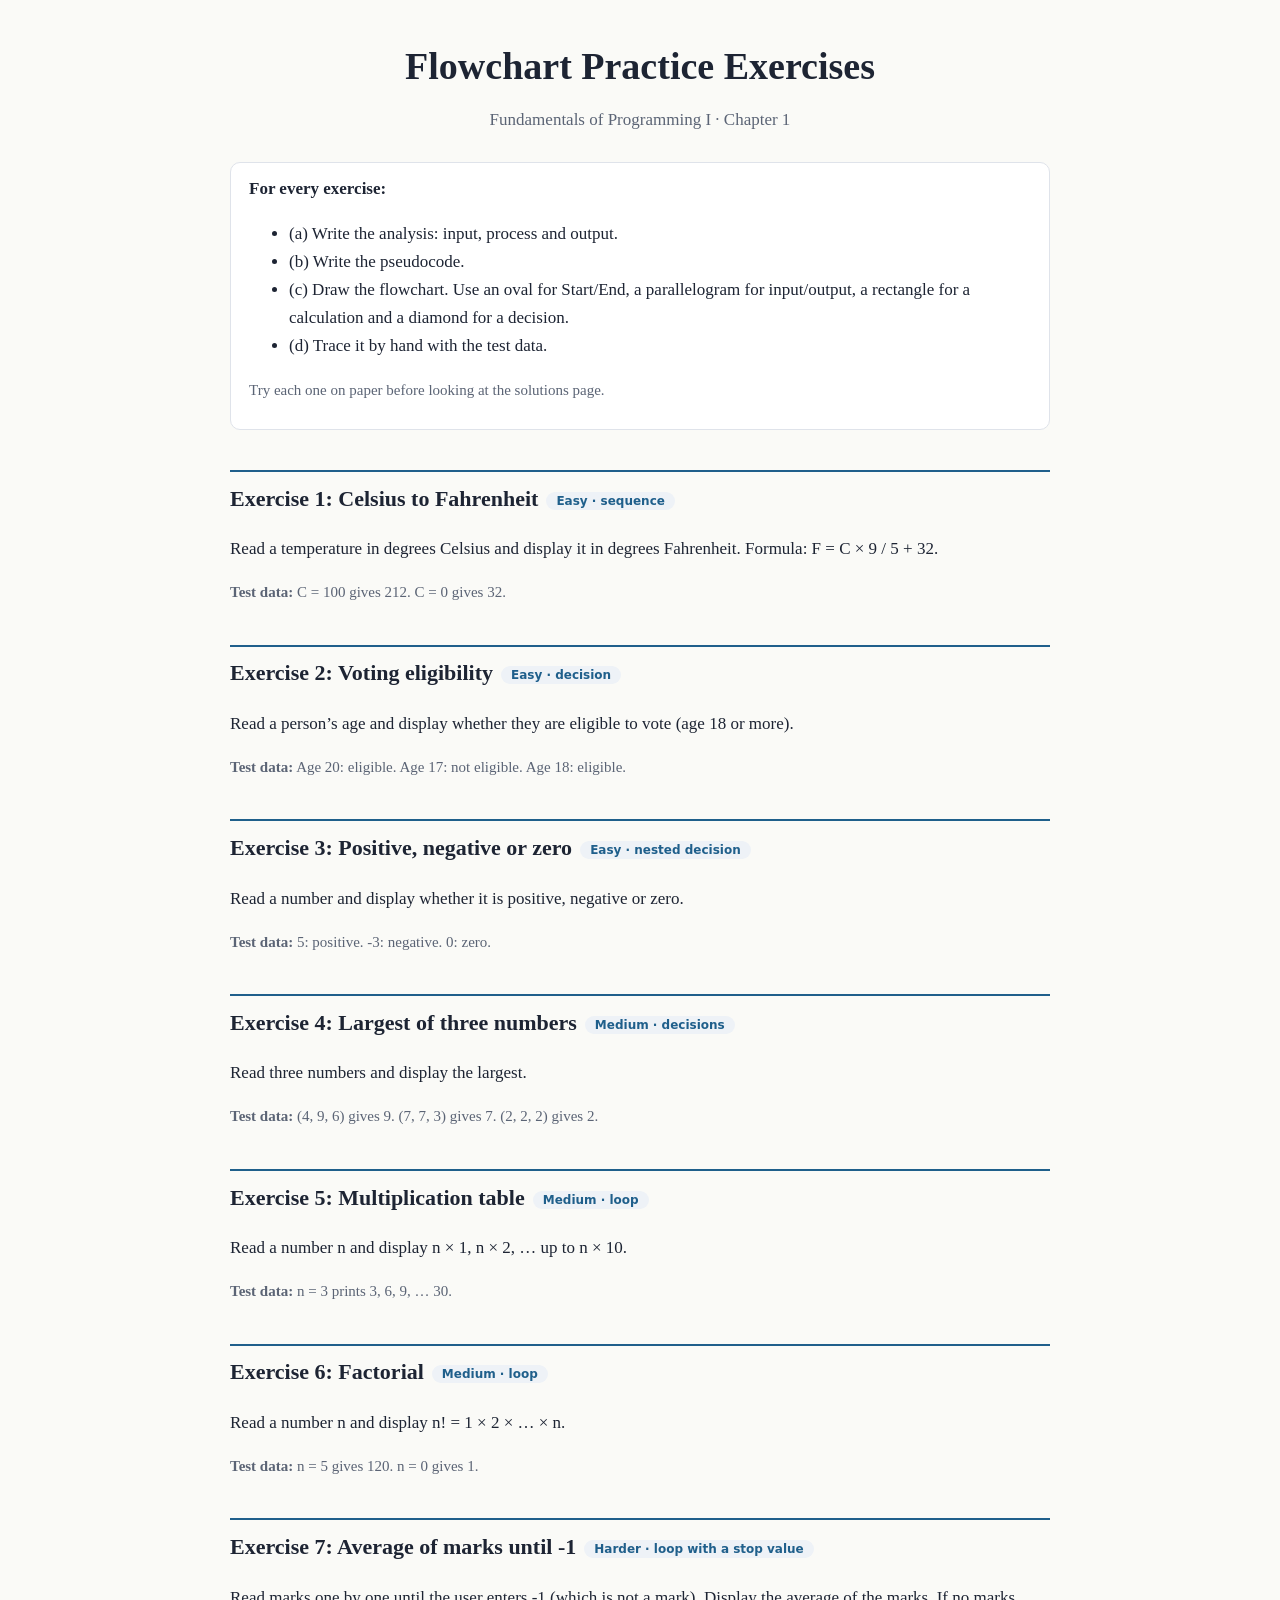
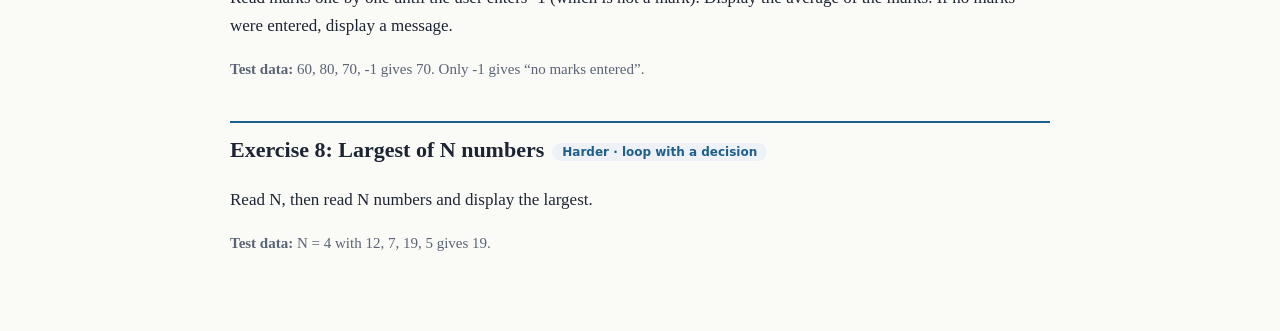
<file: Flowchart_Practice_Exercises.html>
<!DOCTYPE html><html lang="en"><head><meta charset="utf-8"><title>Flowchart Practice Exercises</title><meta name="viewport" content="width=device-width, initial-scale=1, viewport-fit=cover"><style>
:root{--bg:#fafaf7;--fg:#1d2433;--mu:#5b6475;--ac:#1f5f8b;--card:#fff;--bd:#dfe3ea;--code:#eef2f7;box-sizing:border-box;padding-top:env(safe-area-inset-top,0px);padding-bottom:env(safe-area-inset-bottom,0px);color-scheme:light}
@media(prefers-color-scheme:dark){:root:not([data-theme=light]){--bg:#13171f;--fg:#e8ebf1;--mu:#98a2b3;--ac:#6cb4e4;--card:#1b212c;--bd:#2c3442;--code:#232b38;color-scheme:dark}}
:root[data-theme=dark]{--bg:#13171f;--fg:#e8ebf1;--mu:#98a2b3;--ac:#6cb4e4;--card:#1b212c;--bd:#2c3442;--code:#232b38;color-scheme:dark}
body{margin:0;background:var(--bg);color:var(--fg);font:17px/1.65 Georgia,'Times New Roman',serif}
main{max-width:820px;margin:0 auto;padding:36px 20px 60px}h1{font-size:clamp(26px,5vw,38px);line-height:1.2;text-align:center;margin:.2em 0}
.sub{text-align:center;color:var(--mu);margin-bottom:28px}
h2{margin-top:1.8em;padding-top:.4em;border-top:2px solid var(--ac);font-size:22px}
.card,.q{background:var(--card);border:1px solid var(--bd);border-radius:10px;padding:12px 18px;margin:12px 0}
.tag{font:600 12px system-ui;background:var(--code);color:var(--ac);border-radius:10px;padding:2px 10px;margin-left:8px;vertical-align:middle}
pre{background:var(--code);padding:12px 16px;border-radius:8px;overflow-x:auto;font:14px/1.5 ui-monospace,Menlo,monospace}
pre.mermaid{background:transparent;text-align:center}
.mu{color:var(--mu);font-size:15px}
button{font:14px system-ui;background:var(--ac);color:var(--bg);border:0;border-radius:16px;padding:6px 16px;cursor:pointer;margin:4px 6px 4px 0}
.o{display:block;width:100%;text-align:left;margin:6px 0;padding:8px 12px;border-radius:8px;font:15px system-ui;background:var(--code);color:var(--fg);border:1px solid var(--bd)}
.ok{border-color:#2e9b57!important;background:rgba(46,155,87,.2)!important}.no{border-color:#c0392b!important;background:rgba(192,57,43,.2)!important}
.why{font:14px system-ui;color:var(--mu);margin-top:6px}
</style></head><body><main><h1>Flowchart Practice Exercises</h1><p class="sub">Fundamentals of Programming I · Chapter 1</p><div class="card"><b>For every exercise:</b><ul><li>(a) Write the analysis: input, process and output.</li><li>(b) Write the pseudocode.</li><li>(c) Draw the flowchart. Use an oval for Start/End, a parallelogram for input/output, a rectangle for a calculation and a diamond for a decision.</li><li>(d) Trace it by hand with the test data.</li></ul><p class="mu">Try each one on paper before looking at the solutions page.</p></div><h2>Exercise 1: Celsius to Fahrenheit<span class="tag">Easy · sequence</span></h2><p>Read a temperature in degrees Celsius and display it in degrees Fahrenheit. Formula: F = C × 9 / 5 + 32.</p><p class="mu"><b>Test data:</b> C = 100 gives 212. C = 0 gives 32.</p><h2>Exercise 2: Voting eligibility<span class="tag">Easy · decision</span></h2><p>Read a person’s age and display whether they are eligible to vote (age 18 or more).</p><p class="mu"><b>Test data:</b> Age 20: eligible. Age 17: not eligible. Age 18: eligible.</p><h2>Exercise 3: Positive, negative or zero<span class="tag">Easy · nested decision</span></h2><p>Read a number and display whether it is positive, negative or zero.</p><p class="mu"><b>Test data:</b> 5: positive. -3: negative. 0: zero.</p><h2>Exercise 4: Largest of three numbers<span class="tag">Medium · decisions</span></h2><p>Read three numbers and display the largest.</p><p class="mu"><b>Test data:</b> (4, 9, 6) gives 9. (7, 7, 3) gives 7. (2, 2, 2) gives 2.</p><h2>Exercise 5: Multiplication table<span class="tag">Medium · loop</span></h2><p>Read a number n and display n × 1, n × 2, … up to n × 10.</p><p class="mu"><b>Test data:</b> n = 3 prints 3, 6, 9, … 30.</p><h2>Exercise 6: Factorial<span class="tag">Medium · loop</span></h2><p>Read a number n and display n! = 1 × 2 × … × n.</p><p class="mu"><b>Test data:</b> n = 5 gives 120. n = 0 gives 1.</p><h2>Exercise 7: Average of marks until -1<span class="tag">Harder · loop with a stop value</span></h2><p>Read marks one by one until the user enters -1 (which is not a mark). Display the average of the marks. If no marks were entered, display a message.</p><p class="mu"><b>Test data:</b> 60, 80, 70, -1 gives 70. Only -1 gives “no marks entered”.</p><h2>Exercise 8: Largest of N numbers<span class="tag">Harder · loop with a decision</span></h2><p>Read N, then read N numbers and display the largest.</p><p class="mu"><b>Test data:</b> N = 4 with 12, 7, 19, 5 gives 19.</p></main></body></html>
</file>
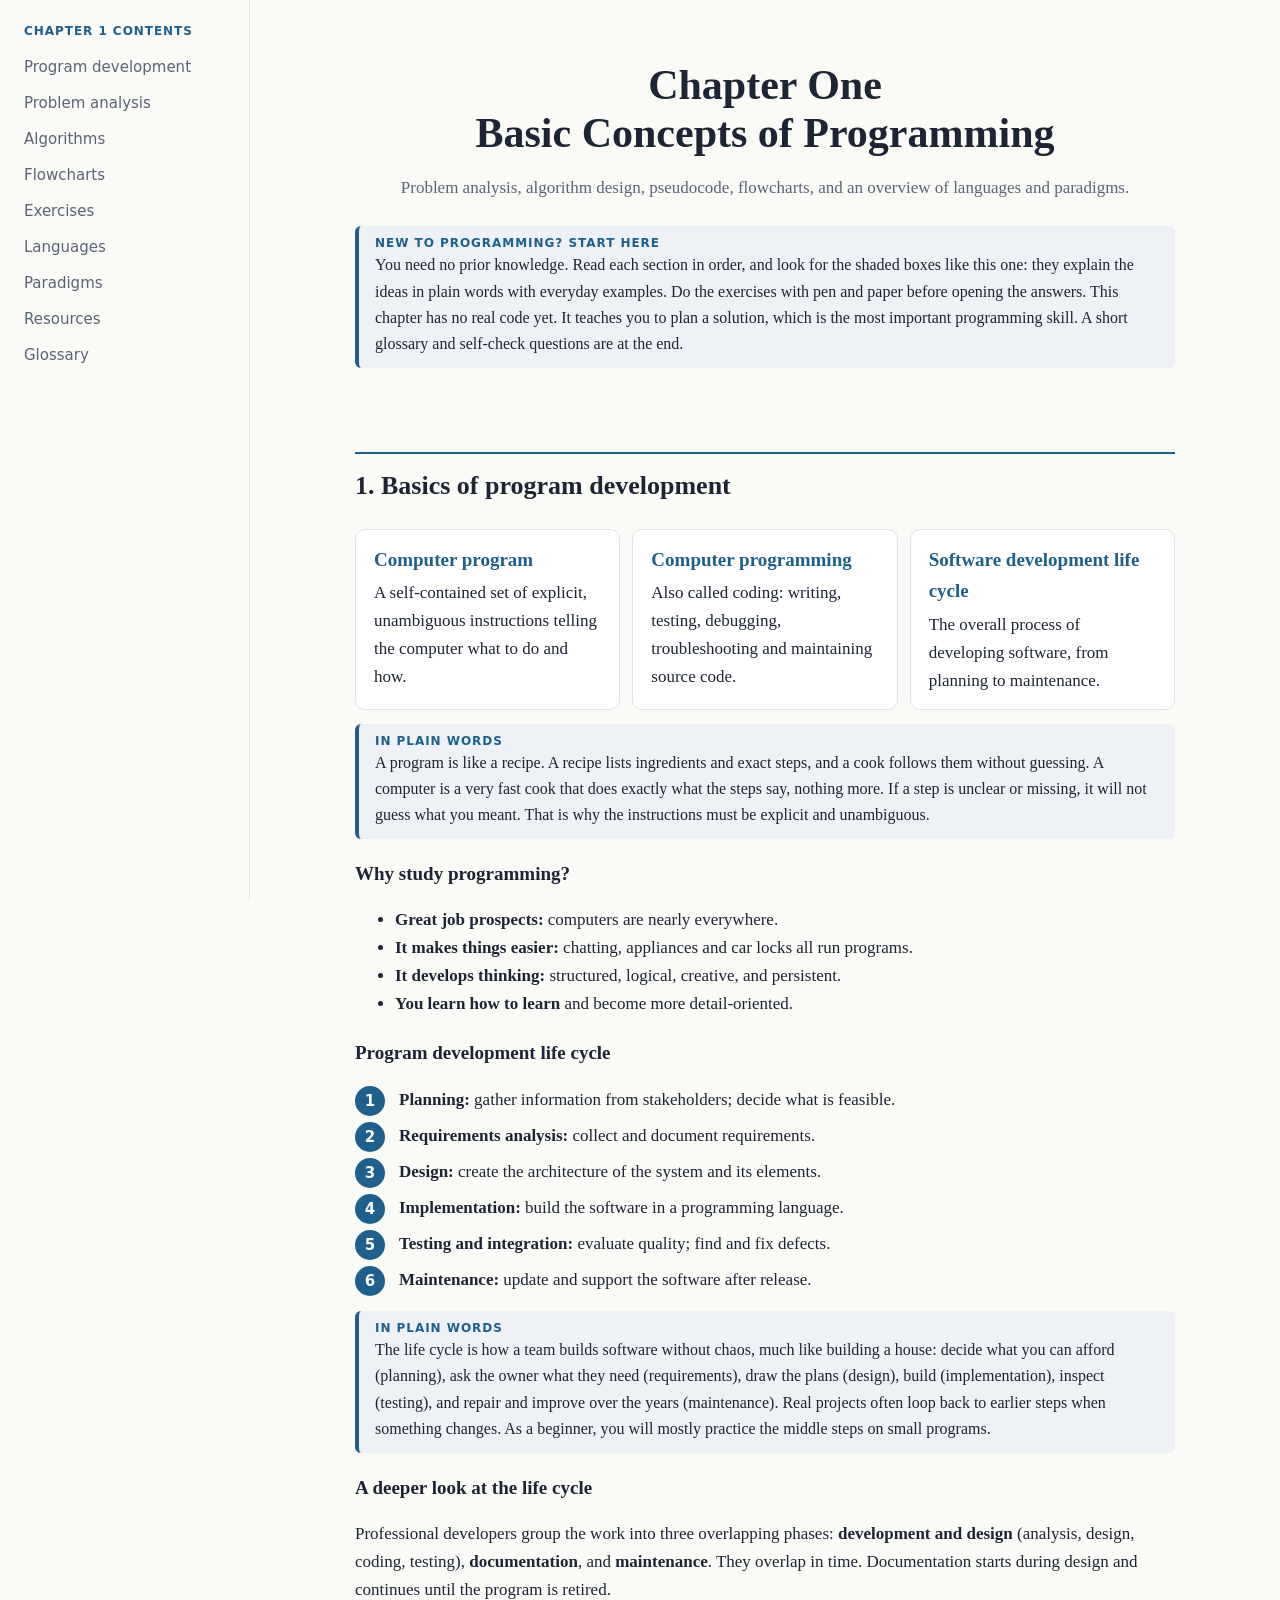
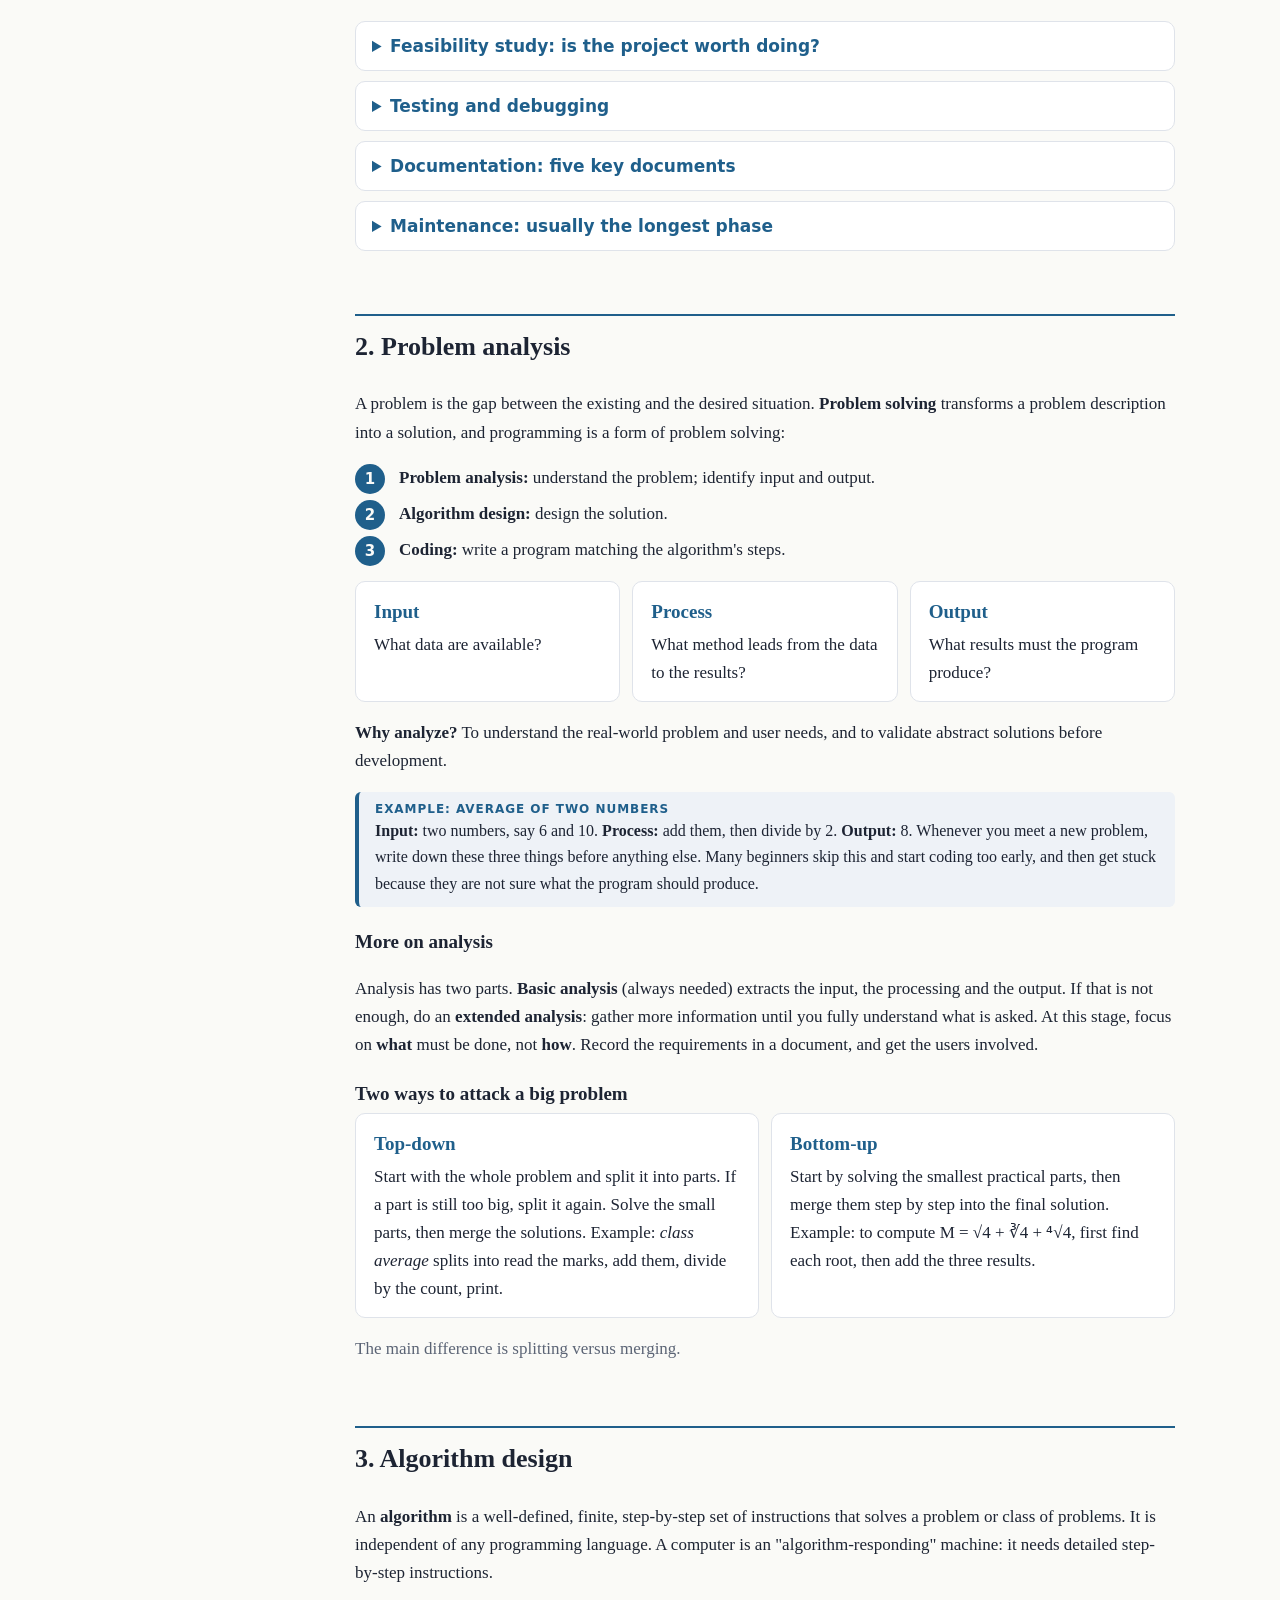
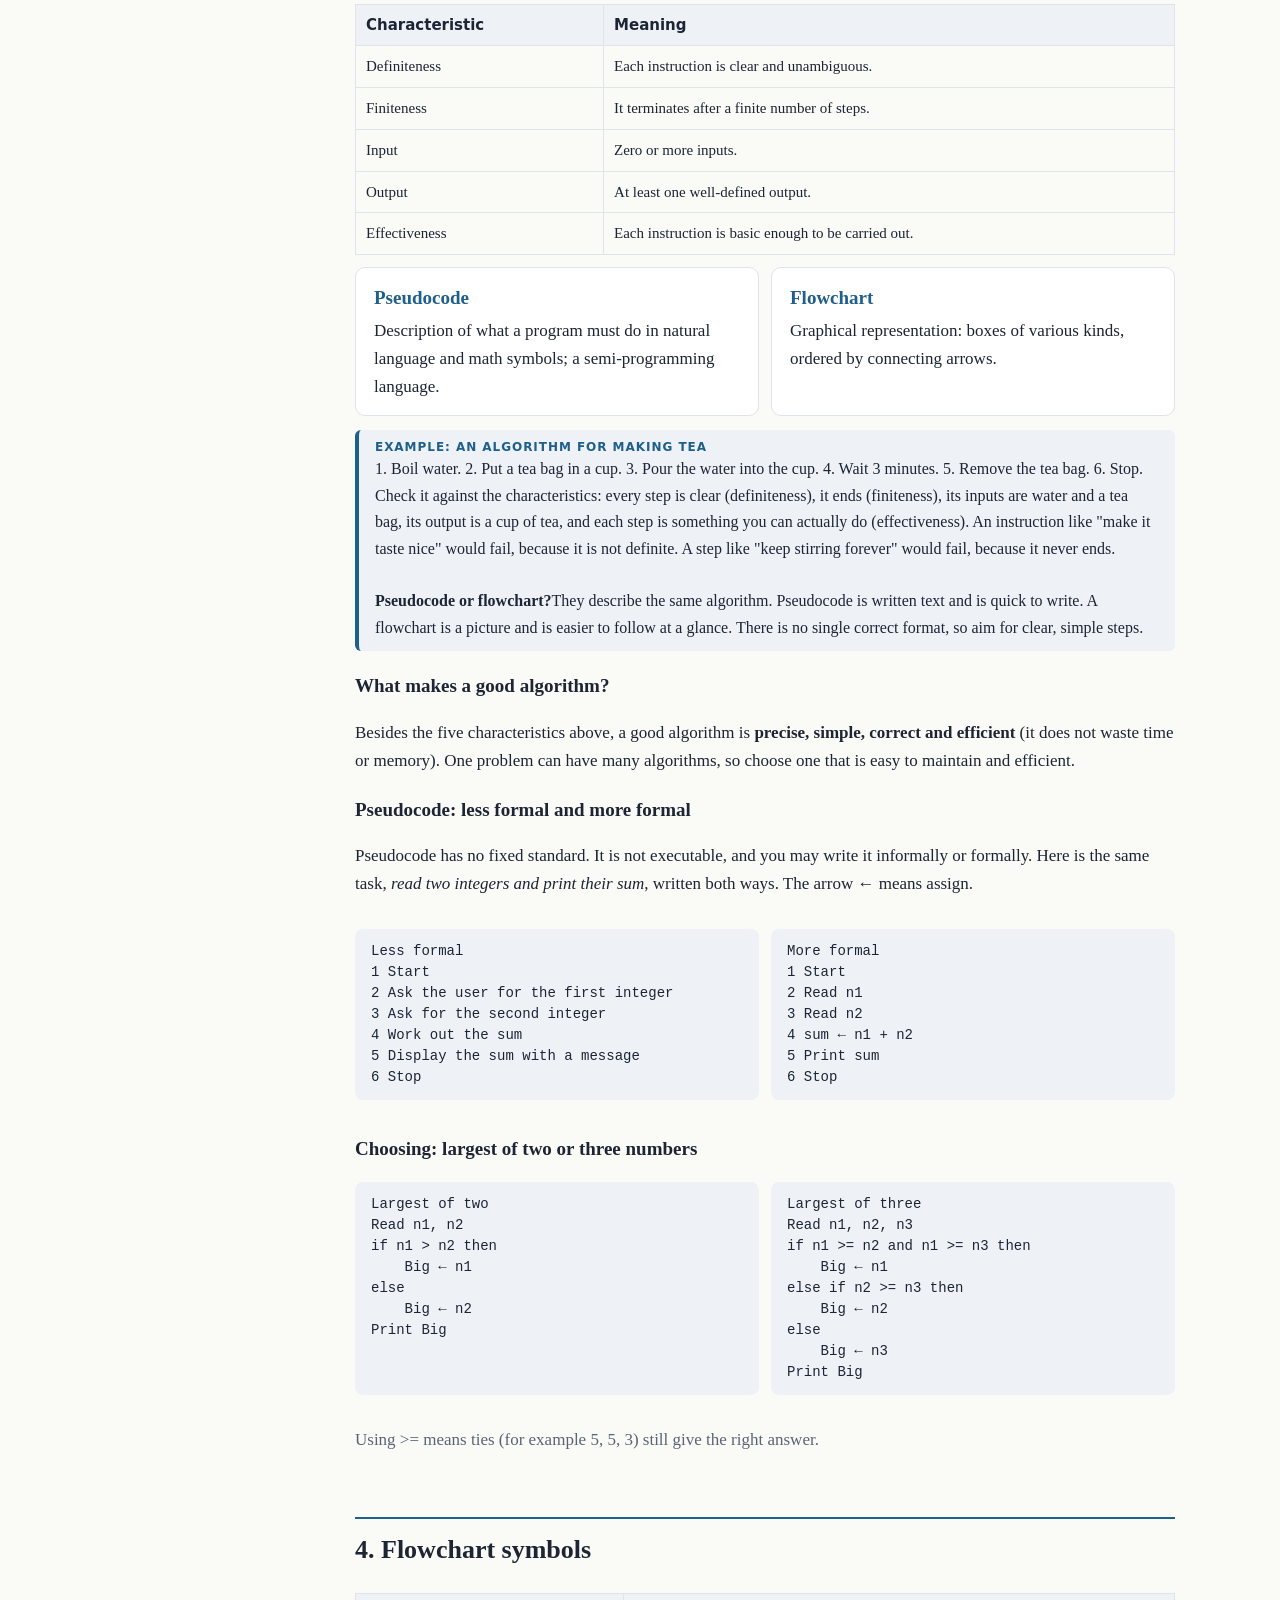
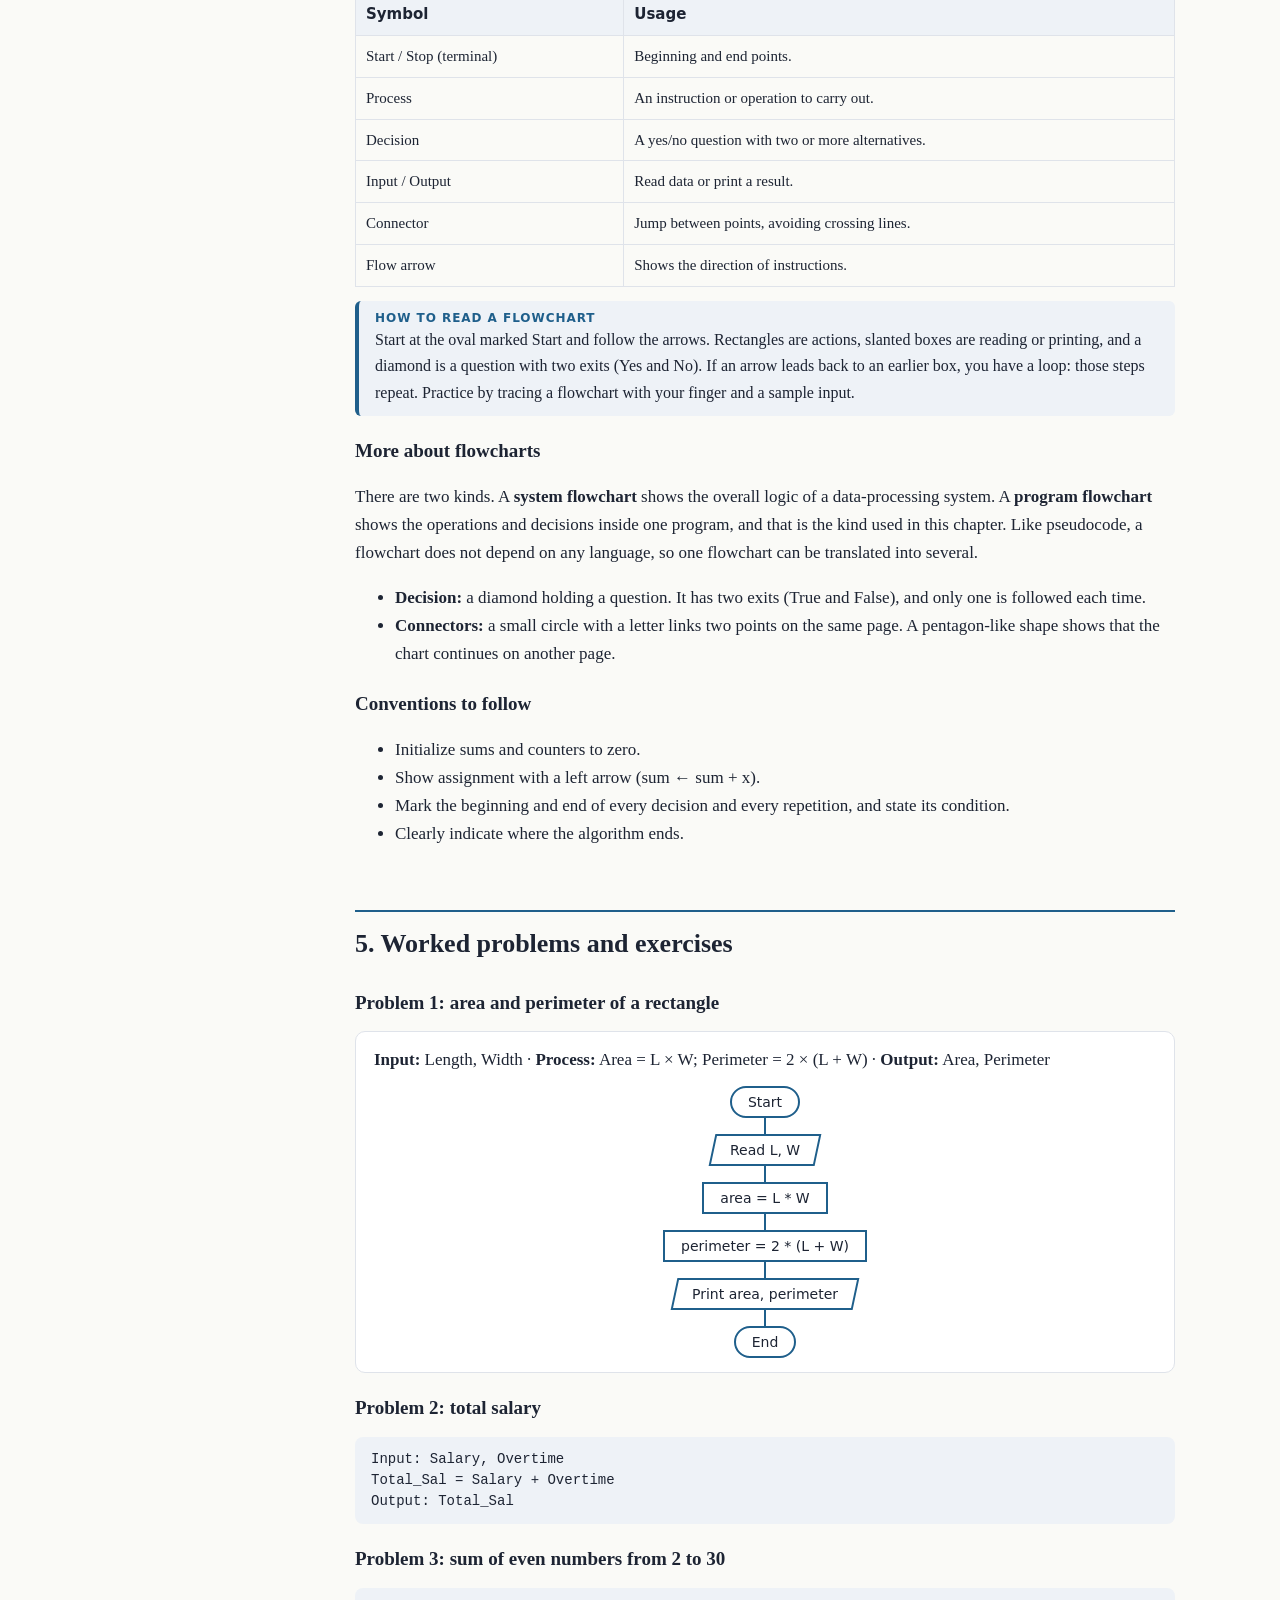
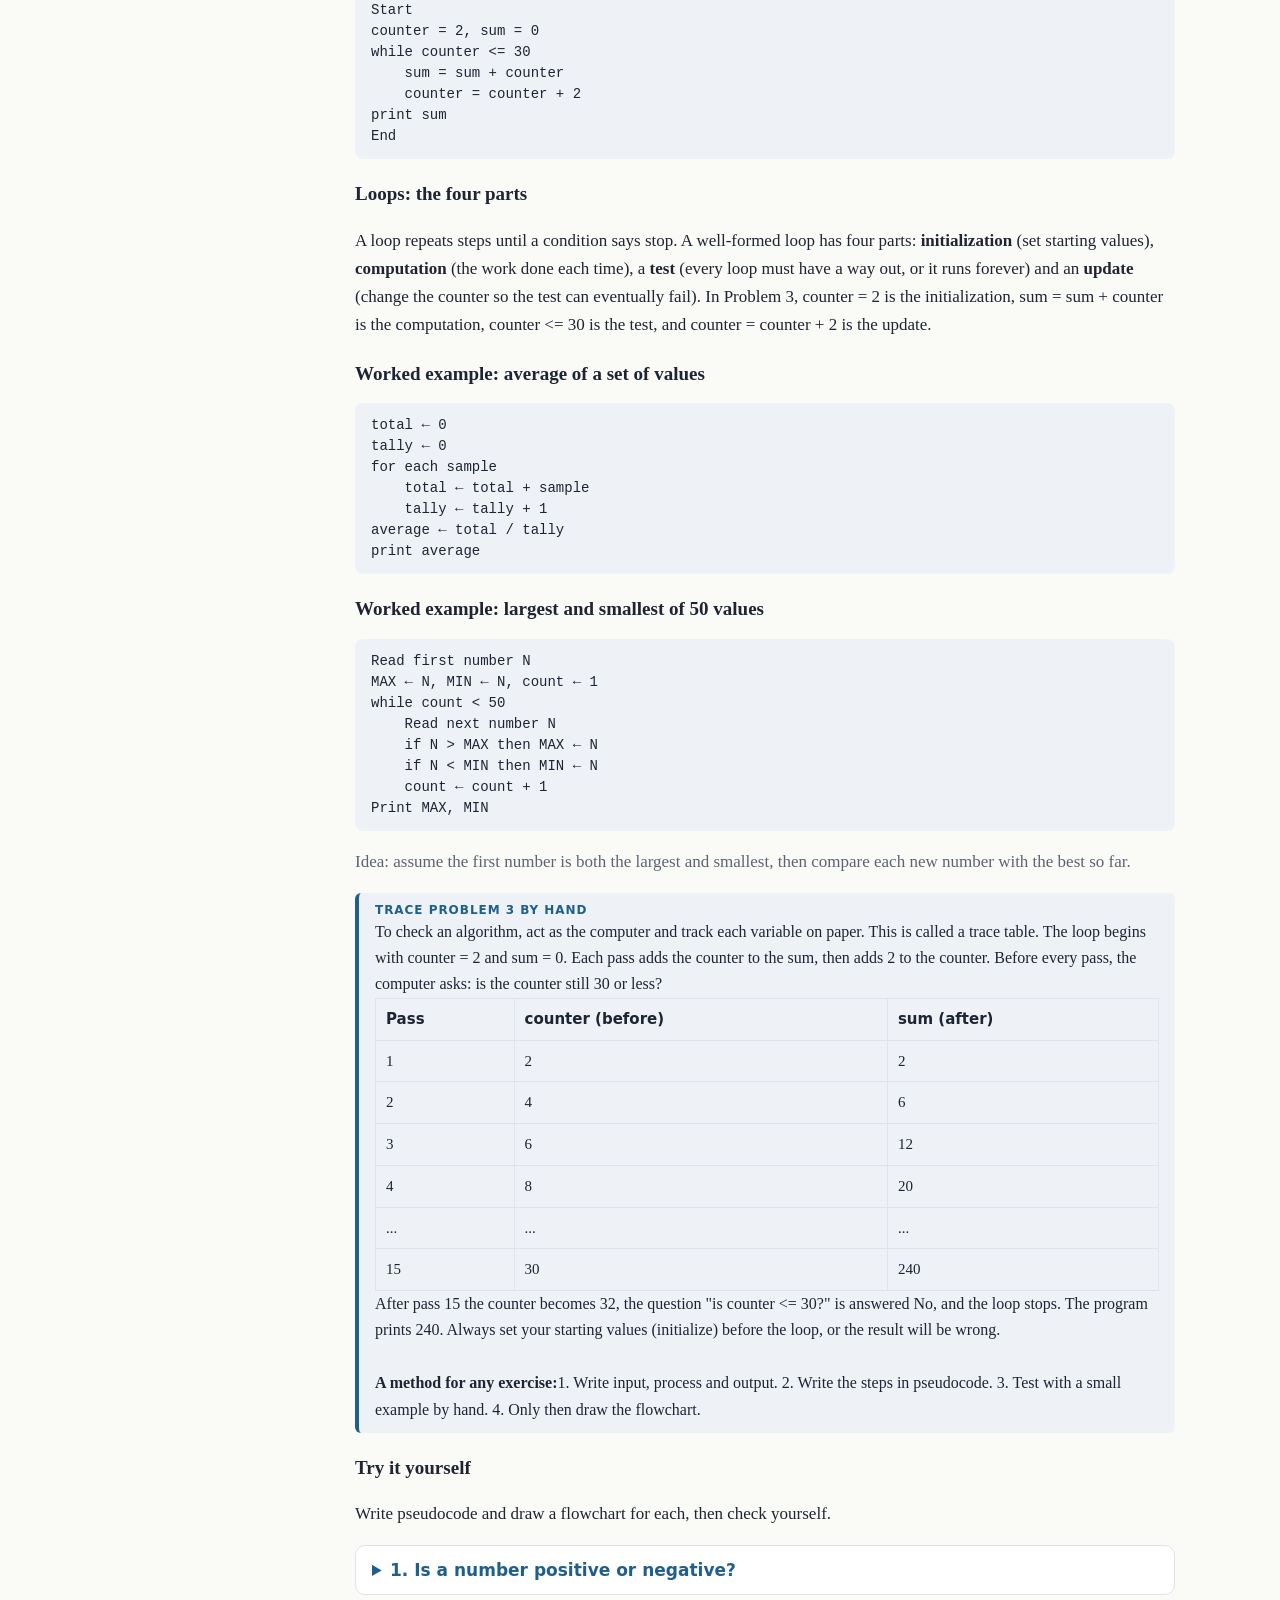
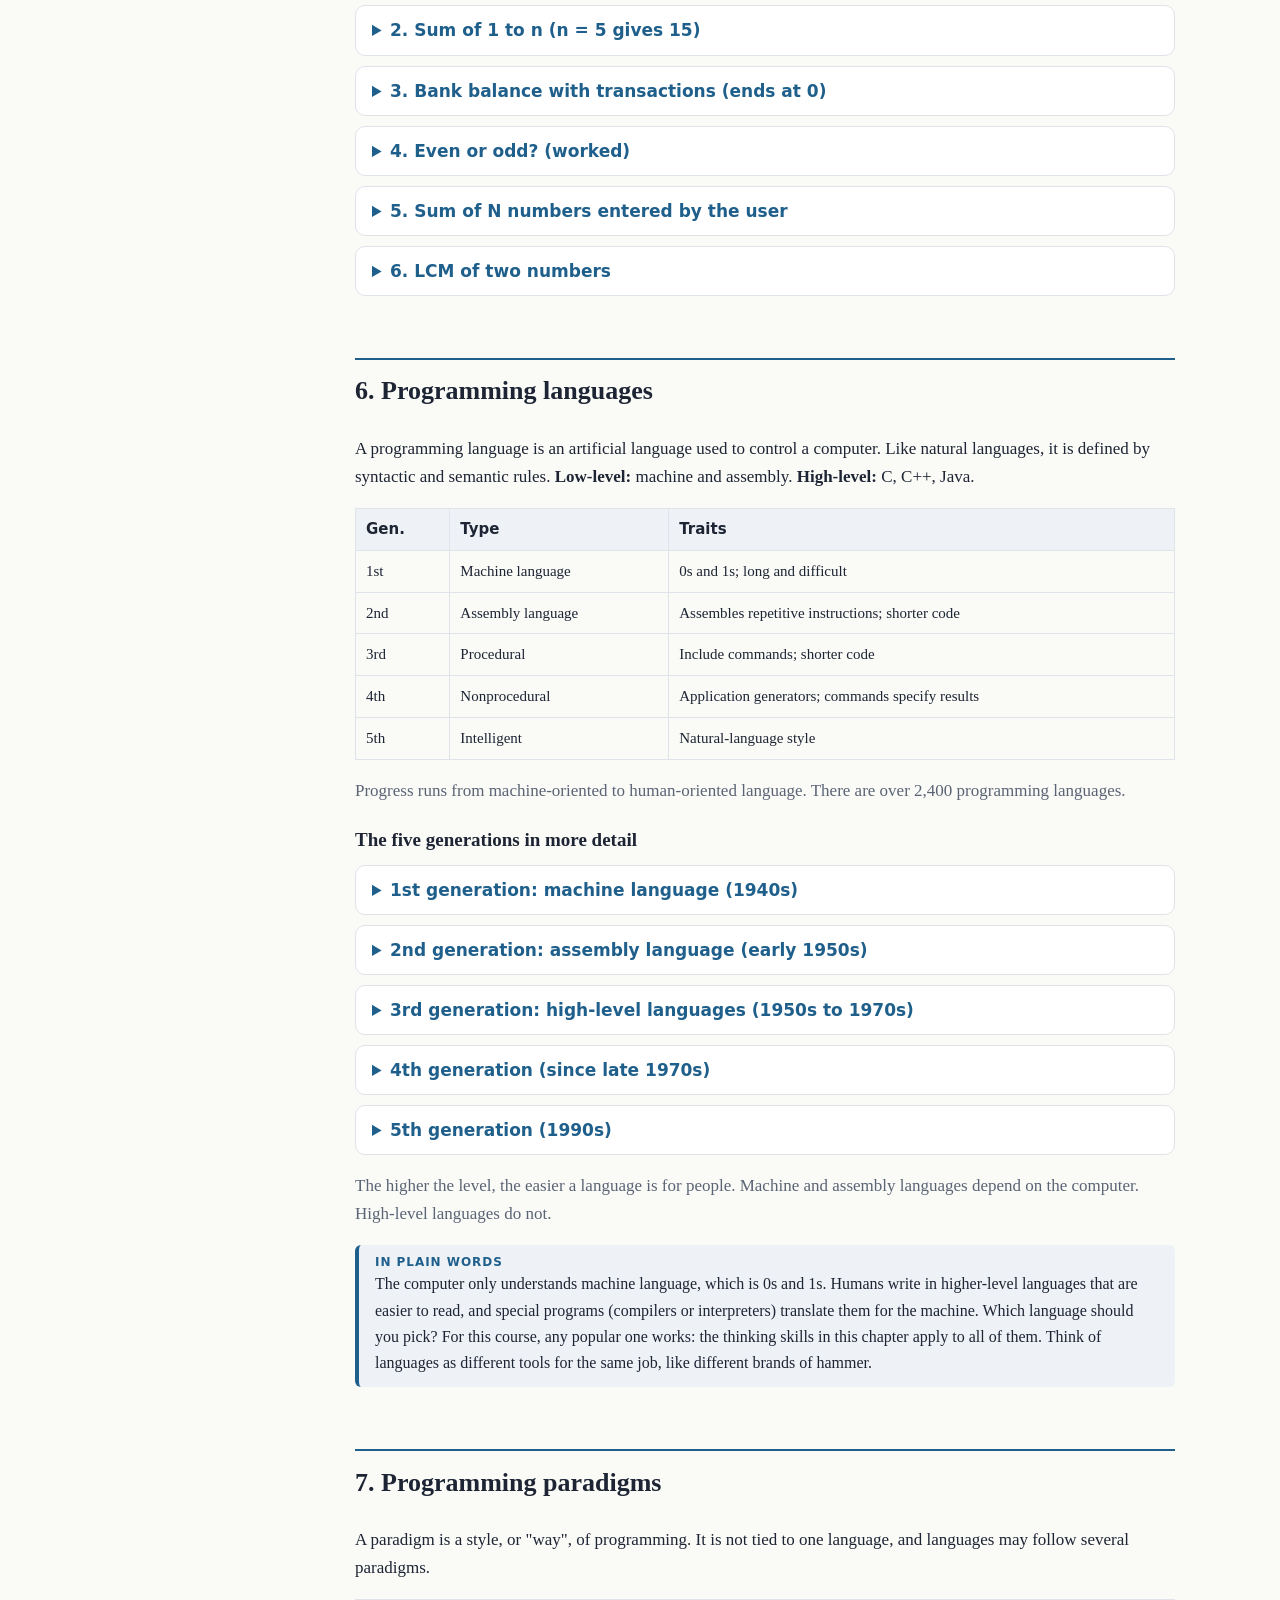
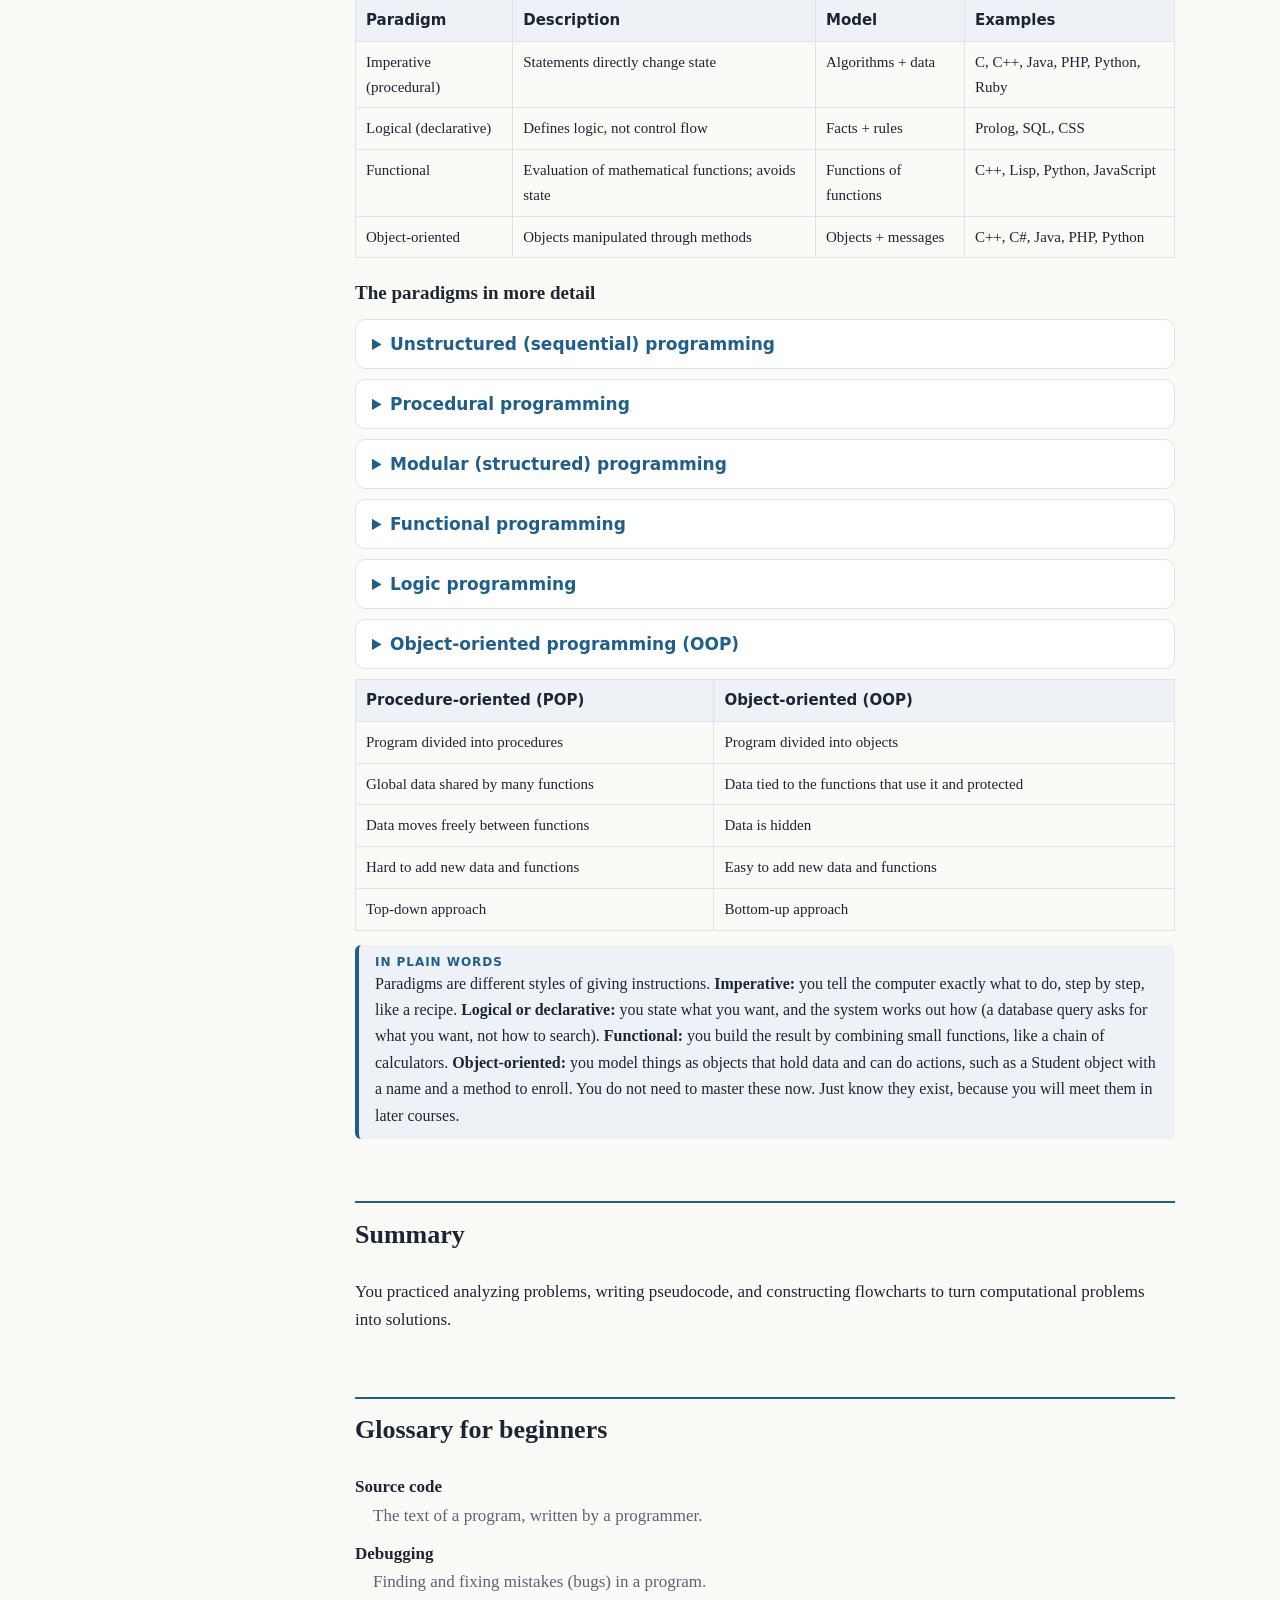
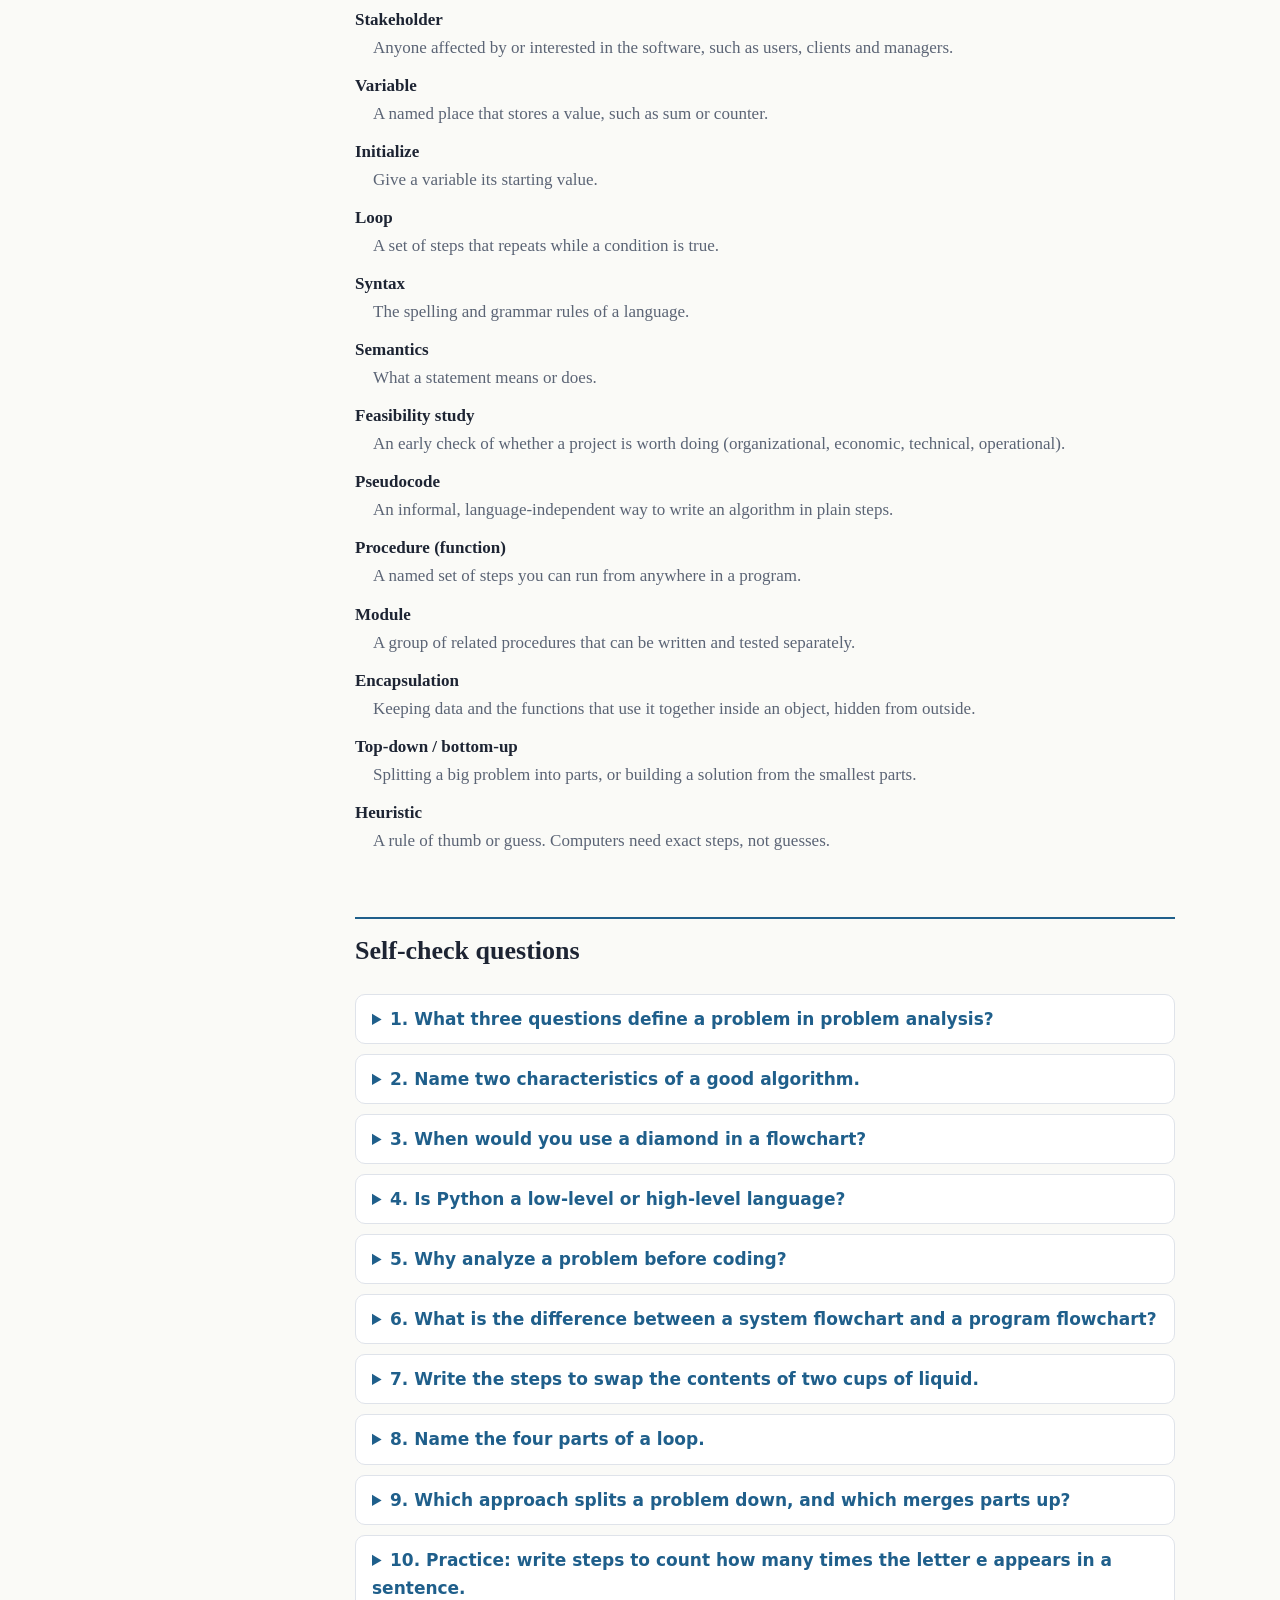
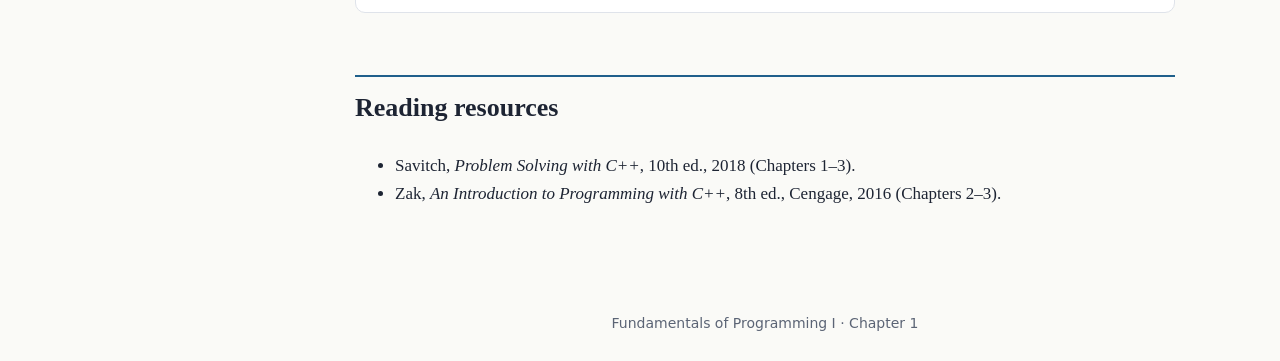
<file: Lecture Note 2.html>
<!DOCTYPE html>
<html lang="en"><head><meta charset="utf-8">
<meta name="viewport" content="width=device-width, initial-scale=1, viewport-fit=cover">
<title>Fundamentals of Programming I – Chapter 1</title>
<style>
:root{--bg:#fafaf7;--fg:#1d2433;--mu:#5b6475;--ac:#1f5f8b;--card:#fff;--bd:#dfe3ea;--code:#eef2f7;box-sizing:border-box;padding-top:env(safe-area-inset-top,0px);padding-bottom:env(safe-area-inset-bottom,0px);color-scheme:light}
@media(prefers-color-scheme:dark){:root:not([data-theme=light]){--bg:#13171f;--fg:#e8ebf1;--mu:#98a2b3;--ac:#6cb4e4;--card:#1b212c;--bd:#2c3442;--code:#232b38;color-scheme:dark}}
:root[data-theme=dark]{--bg:#13171f;--fg:#e8ebf1;--mu:#98a2b3;--ac:#6cb4e4;--card:#1b212c;--bd:#2c3442;--code:#232b38;color-scheme:dark}
html{scroll-padding-top:70px;scroll-behavior:smooth}
body{margin:0;background:var(--bg);color:var(--fg);font:17px/1.65 Georgia,'Times New Roman',serif}
nav{position:sticky;top:env(safe-area-inset-top,0px);background:var(--bg);border-bottom:1px solid var(--bd);padding:10px 16px;display:flex;gap:6px;overflow-x:auto;white-space:nowrap;z-index:5;font:14px system-ui,sans-serif}
nav a{color:var(--mu);text-decoration:none;padding:4px 10px;border-radius:14px}nav a:hover{background:var(--code);color:var(--ac)}
nav b{display:none}
@media(min-width:900px){
html{scroll-padding-top:20px}
body{padding-left:250px}
nav{position:fixed;top:0;left:0;bottom:0;width:250px;box-sizing:border-box;flex-direction:column;gap:2px;padding:calc(24px + env(safe-area-inset-top,0px)) 14px 24px;border-bottom:0;border-right:1px solid var(--bd);overflow-y:auto;white-space:normal;font-size:15px}
nav b{display:block;font:700 12px system-ui;letter-spacing:.08em;text-transform:uppercase;color:var(--ac);padding:0 10px 10px}
nav a{border-radius:8px;padding:8px 10px}
}
header{max-width:820px;margin:0 auto;padding:48px 20px 8px}
header small{font:600 13px system-ui;letter-spacing:.08em;text-transform:uppercase;color:var(--ac)}
h1{font-size:clamp(28px,5vw,42px);line-height:1.15;margin:.3em 0;text-align:center}
main{max-width:820px;margin:0 auto;padding:0 20px 60px}
h2{margin-top:2.4em;padding-top:.4em;border-top:2px solid var(--ac);font-size:26px}
h3{margin-bottom:.2em;font-size:19px}
.card{background:var(--card);border:1px solid var(--bd);border-radius:10px;padding:14px 18px;margin:12px 0}
.grid{display:grid;grid-template-columns:repeat(auto-fit,minmax(220px,1fr));gap:12px}
.grid .card{margin:0}.card h3{margin-top:0;color:var(--ac)}
ol.steps{counter-reset:s;list-style:none;padding:0}
ol.steps li{counter-increment:s;margin:8px 0;padding-left:44px;position:relative}
ol.steps li:before{content:counter(s);position:absolute;left:0;top:0;width:30px;height:30px;border-radius:50%;background:var(--ac);color:var(--bg);font:700 15px/30px system-ui;text-align:center}
.tw{overflow-x:auto}table{border-collapse:collapse;width:100%;font-size:15px}
th,td{border:1px solid var(--bd);padding:8px 10px;text-align:left;vertical-align:top}th{background:var(--code);font-family:system-ui}
pre{background:var(--code);padding:12px 16px;border-radius:8px;overflow-x:auto;font:14px/1.5 ui-monospace,Menlo,monospace}
details{background:var(--card);border:1px solid var(--bd);border-radius:10px;padding:10px 16px;margin:10px 0}
summary{cursor:pointer;font-weight:700;color:var(--ac);font-family:system-ui}
.fc{display:flex;flex-direction:column;align-items:center;font:14px system-ui;gap:0}
.fc div{padding:6px 16px;border:2px solid var(--ac);background:var(--card);text-align:center}
.fc .t{border-radius:20px}.fc .io{transform:skewX(-12deg)}.fc .io span{display:inline-block;transform:skewX(12deg)}
.fc i{width:2px;height:16px;background:var(--ac)}
.tip{background:var(--code);border-left:4px solid var(--ac);border-radius:6px;padding:10px 16px;margin:14px 0;font-size:16px}.tip b:first-child{display:block;font:700 12px system-ui;letter-spacing:.08em;text-transform:uppercase;color:var(--ac);margin-bottom:2px}dt{font-weight:700;margin-top:10px}dd{margin:0 0 0 18px;color:var(--mu)}
footer{text-align:center;color:var(--mu);font:14px system-ui;padding:30px 20px}
button{font:14px system-ui;background:var(--code);color:var(--fg);border:1px solid var(--bd);border-radius:14px;padding:4px 12px;cursor:pointer;float:right}
</style></head><body>
<nav><b>Chapter 1 contents</b><a href="#sdlc">Program development</a><a href="#analysis">Problem analysis</a><a href="#algo">Algorithms</a><a href="#flow">Flowcharts</a><a href="#practice">Exercises</a><a href="#langs">Languages</a><a href="#paradigms">Paradigms</a><a href="#refs">Resources</a><a href="#gloss">Glossary</a></nav>
<header>
<h1>Chapter One<br>Basic Concepts of Programming</h1>
<p style="color:var(--mu);text-align:center">Problem analysis, algorithm design, pseudocode, flowcharts, and an overview of languages and paradigms.</p><div class="tip" style="margin-top:24px"><b>New to programming? Start here</b>You need no prior knowledge. Read each section in order, and look for the shaded boxes like this one: they explain the ideas in plain words with everyday examples. Do the exercises with pen and paper before opening the answers. This chapter has no real code yet. It teaches you to plan a solution, which is the most important programming skill. A short glossary and self-check questions are at the end.</div></header>
<main>
<h2 id="sdlc">1. Basics of program development</h2>
<div class="grid">
<div class="card"><h3>Computer program</h3>A self-contained set of explicit, unambiguous instructions telling the computer what to do and how.</div>
<div class="card"><h3>Computer programming</h3>Also called coding: writing, testing, debugging, troubleshooting and maintaining source code.</div>
<div class="card"><h3>Software development life cycle</h3>The overall process of developing software, from planning to maintenance.</div></div>
<div class="tip"><b>In plain words</b>A program is like a recipe. A recipe lists ingredients and exact steps, and a cook follows them without guessing. A computer is a very fast cook that does exactly what the steps say, nothing more. If a step is unclear or missing, it will not guess what you meant. That is why the instructions must be explicit and unambiguous.</div>
<h3>Why study programming?</h3>
<ul><li><b>Great job prospects:</b> computers are nearly everywhere.</li><li><b>It makes things easier:</b> chatting, appliances and car locks all run programs.</li><li><b>It develops thinking:</b> structured, logical, creative, and persistent.</li><li><b>You learn how to learn</b> and become more detail-oriented.</li></ul>
<h3>Program development life cycle</h3>
<ol class="steps"><li><b>Planning:</b> gather information from stakeholders; decide what is feasible.</li><li><b>Requirements analysis:</b> collect and document requirements.</li><li><b>Design:</b> create the architecture of the system and its elements.</li><li><b>Implementation:</b> build the software in a programming language.</li><li><b>Testing and integration:</b> evaluate quality; find and fix defects.</li><li><b>Maintenance:</b> update and support the software after release.</li></ol>

<div class="tip"><b>In plain words</b>The life cycle is how a team builds software without chaos, much like building a house: decide what you can afford (planning), ask the owner what they need (requirements), draw the plans (design), build (implementation), inspect (testing), and repair and improve over the years (maintenance). Real projects often loop back to earlier steps when something changes. As a beginner, you will mostly practice the middle steps on small programs.</div>
<h3>A deeper look at the life cycle</h3>
<p>Professional developers group the work into three overlapping phases: <b>development and design</b> (analysis, design, coding, testing), <b>documentation</b>, and <b>maintenance</b>. They overlap in time. Documentation starts during design and continues until the program is retired.</p>
<details><summary>Feasibility study: is the project worth doing?</summary>Before building a large system, the team checks four things. <b>Organizational:</b> does it support the organization's goals? <b>Economic:</b> will it save money or raise profit? <b>Technical:</b> do we have the hardware, software and network to run it? <b>Operational:</b> will users and management accept it, and does it meet customer and government requirements?</details>
<details><summary>Testing and debugging</summary><b>Testing</b> checks whether the program is correct. <b>Debugging</b> means locating, correcting and re-checking an error (a bug). Testing every possible case is impossible for most programs, so we choose test data carefully, and good teams plan their test data before writing the code. Testing happens in levels: <b>unit testing</b> (each small part alone), <b>integration testing</b> (parts combined, to check they work together), <b>system testing</b> (the whole system on its real platform) and <b>acceptance testing</b> (does it do what the user needs?).</details>
<details><summary>Documentation: five key documents</summary>1. The algorithm and its changes. 2. A program description. 3. A well-commented program listing. 4. Sample test runs. 5. A users' manual. Without documentation, work gets lost and tasks must be repeated.</details>
<details><summary>Maintenance: usually the longest phase</summary>Development may take days or months, but maintenance can last years or decades. Programs are changed because of bugs found later, new user needs, organizational change, or new technology. Good documentation makes maintenance faster and cheaper.</details>
<h2 id="analysis">2. Problem analysis</h2>
<p>A problem is the gap between the existing and the desired situation. <b>Problem solving</b> transforms a problem description into a solution, and programming is a form of problem solving:</p>
<ol class="steps"><li><b>Problem analysis:</b> understand the problem; identify input and output.</li><li><b>Algorithm design:</b> design the solution.</li><li><b>Coding:</b> write a program matching the algorithm's steps.</li></ol>
<div class="grid"><div class="card"><h3>Input</h3>What data are available?</div><div class="card"><h3>Process</h3>What method leads from the data to the results?</div><div class="card"><h3>Output</h3>What results must the program produce?</div></div>
<p><b>Why analyze?</b> To understand the real-world problem and user needs, and to validate abstract solutions before development.</p>

<div class="tip"><b>Example: average of two numbers</b><b>Input:</b> two numbers, say 6 and 10. <b>Process:</b> add them, then divide by 2. <b>Output:</b> 8. Whenever you meet a new problem, write down these three things before anything else. Many beginners skip this and start coding too early, and then get stuck because they are not sure what the program should produce.</div>
<h3>More on analysis</h3>
<p>Analysis has two parts. <b>Basic analysis</b> (always needed) extracts the input, the processing and the output. If that is not enough, do an <b>extended analysis</b>: gather more information until you fully understand what is asked. At this stage, focus on <b>what</b> must be done, not <b>how</b>. Record the requirements in a document, and get the users involved.</p>
<h3>Two ways to attack a big problem</h3>
<div class="grid"><div class="card"><h3>Top-down</h3>Start with the whole problem and split it into parts. If a part is still too big, split it again. Solve the small parts, then merge the solutions. Example: <i>class average</i> splits into read the marks, add them, divide by the count, print.</div><div class="card"><h3>Bottom-up</h3>Start by solving the smallest practical parts, then merge them step by step into the final solution. Example: to compute M = &radic;4 + &#8731;4 + &#8308;&radic;4, first find each root, then add the three results.</div></div>
<p style="color:var(--mu)">The main difference is splitting versus merging.</p>
<h2 id="algo">3. Algorithm design</h2>
<p>An <b>algorithm</b> is a well-defined, finite, step-by-step set of instructions that solves a problem or class of problems. It is independent of any programming language. A computer is an "algorithm-responding" machine: it needs detailed step-by-step instructions.</p>
<div class="tw"><table><tr><th>Characteristic</th><th>Meaning</th></tr>
<tr><td>Definiteness</td><td>Each instruction is clear and unambiguous.</td></tr>
<tr><td>Finiteness</td><td>It terminates after a finite number of steps.</td></tr>
<tr><td>Input</td><td>Zero or more inputs.</td></tr>
<tr><td>Output</td><td>At least one well-defined output.</td></tr>
<tr><td>Effectiveness</td><td>Each instruction is basic enough to be carried out.</td></tr></table></div>
<div class="grid" style="margin-top:12px"><div class="card"><h3>Pseudocode</h3>Description of what a program must do in natural language and math symbols; a semi-programming language.</div><div class="card"><h3>Flowchart</h3>Graphical representation: boxes of various kinds, ordered by connecting arrows.</div></div>

<div class="tip"><b>Example: an algorithm for making tea</b>1. Boil water. 2. Put a tea bag in a cup. 3. Pour the water into the cup. 4. Wait 3 minutes. 5. Remove the tea bag. 6. Stop.<br>Check it against the characteristics: every step is clear (definiteness), it ends (finiteness), its inputs are water and a tea bag, its output is a cup of tea, and each step is something you can actually do (effectiveness). An instruction like "make it taste nice" would fail, because it is not definite. A step like "keep stirring forever" would fail, because it never ends.<br><br><b>Pseudocode or flowchart?</b>They describe the same algorithm. Pseudocode is written text and is quick to write. A flowchart is a picture and is easier to follow at a glance. There is no single correct format, so aim for clear, simple steps.</div>
<h3>What makes a good algorithm?</h3>
<p>Besides the five characteristics above, a good algorithm is <b>precise, simple, correct and efficient</b> (it does not waste time or memory). One problem can have many algorithms, so choose one that is easy to maintain and efficient.</p>
<h3>Pseudocode: less formal and more formal</h3>
<p>Pseudocode has no fixed standard. It is not executable, and you may write it informally or formally. Here is the same task, <i>read two integers and print their sum</i>, written both ways. The arrow ← means assign.</p>
<div class="grid"><pre>Less formal
1 Start
2 Ask the user for the first integer
3 Ask for the second integer
4 Work out the sum
5 Display the sum with a message
6 Stop</pre><pre>More formal
1 Start
2 Read n1
3 Read n2
4 sum ← n1 + n2
5 Print sum
6 Stop</pre></div>
<h3>Choosing: largest of two or three numbers</h3>
<div class="grid"><pre>Largest of two
Read n1, n2
if n1 &gt; n2 then
    Big ← n1
else
    Big ← n2
Print Big</pre><pre>Largest of three
Read n1, n2, n3
if n1 &gt;= n2 and n1 &gt;= n3 then
    Big ← n1
else if n2 &gt;= n3 then
    Big ← n2
else
    Big ← n3
Print Big</pre></div>
<p style="color:var(--mu)">Using &gt;= means ties (for example 5, 5, 3) still give the right answer.</p>
<h2 id="flow">4. Flowchart symbols</h2>
<div class="tw"><table><tr><th>Symbol</th><th>Usage</th></tr>
<tr><td>Start / Stop (terminal)</td><td>Beginning and end points.</td></tr>
<tr><td>Process</td><td>An instruction or operation to carry out.</td></tr>
<tr><td>Decision</td><td>A yes/no question with two or more alternatives.</td></tr>
<tr><td>Input / Output</td><td>Read data or print a result.</td></tr>
<tr><td>Connector</td><td>Jump between points, avoiding crossing lines.</td></tr>
<tr><td>Flow arrow</td><td>Shows the direction of instructions.</td></tr></table></div>

<div class="tip"><b>How to read a flowchart</b>Start at the oval marked Start and follow the arrows. Rectangles are actions, slanted boxes are reading or printing, and a diamond is a question with two exits (Yes and No). If an arrow leads back to an earlier box, you have a loop: those steps repeat. Practice by tracing a flowchart with your finger and a sample input.</div>
<h3>More about flowcharts</h3>
<p>There are two kinds. A <b>system flowchart</b> shows the overall logic of a data-processing system. A <b>program flowchart</b> shows the operations and decisions inside one program, and that is the kind used in this chapter. Like pseudocode, a flowchart does not depend on any language, so one flowchart can be translated into several.</p>
<ul><li><b>Decision:</b> a diamond holding a question. It has two exits (True and False), and only one is followed each time.</li><li><b>Connectors:</b> a small circle with a letter links two points on the same page. A pentagon-like shape shows that the chart continues on another page.</li></ul>
<h3>Conventions to follow</h3>
<ul><li>Initialize sums and counters to zero.</li><li>Show assignment with a left arrow (sum ← sum + x).</li><li>Mark the beginning and end of every decision and every repetition, and state its condition.</li><li>Clearly indicate where the algorithm ends.</li></ul>
<h2 id="practice">5. Worked problems and exercises</h2>
<h3>Problem 1: area and perimeter of a rectangle</h3>
<div class="card"><b>Input:</b> Length, Width · <b>Process:</b> Area = L × W; Perimeter = 2 × (L + W) · <b>Output:</b> Area, Perimeter
<div class="fc" style="margin-top:12px"><div class="t">Start</div><i></i><div class="io"><span>Read L, W</span></div><i></i><div>area = L * W</div><i></i><div>perimeter = 2 * (L + W)</div><i></i><div class="io"><span>Print area, perimeter</span></div><i></i><div class="t">End</div></div></div>
<h3>Problem 2: total salary</h3>
<pre>Input: Salary, Overtime
Total_Sal = Salary + Overtime
Output: Total_Sal</pre>
<h3>Problem 3: sum of even numbers from 2 to 30</h3>
<pre>Start
counter = 2, sum = 0
while counter &lt;= 30
    sum = sum + counter
    counter = counter + 2
print sum
End</pre>
<h3>Loops: the four parts</h3>
<p>A loop repeats steps until a condition says stop. A well-formed loop has four parts: <b>initialization</b> (set starting values), <b>computation</b> (the work done each time), a <b>test</b> (every loop must have a way out, or it runs forever) and an <b>update</b> (change the counter so the test can eventually fail). In Problem 3, counter = 2 is the initialization, sum = sum + counter is the computation, counter &lt;= 30 is the test, and counter = counter + 2 is the update.</p>
<h3>Worked example: average of a set of values</h3>
<pre>total ← 0
tally ← 0
for each sample
    total ← total + sample
    tally ← tally + 1
average ← total / tally
print average</pre>
<h3>Worked example: largest and smallest of 50 values</h3>
<pre>Read first number N
MAX ← N, MIN ← N, count ← 1
while count &lt; 50
    Read next number N
    if N &gt; MAX then MAX ← N
    if N &lt; MIN then MIN ← N
    count ← count + 1
Print MAX, MIN</pre>
<p style="color:var(--mu)">Idea: assume the first number is both the largest and smallest, then compare each new number with the best so far.</p>
<div class="tip"><b>Trace Problem 3 by hand</b>To check an algorithm, act as the computer and track each variable on paper. This is called a trace table. The loop begins with counter = 2 and sum = 0. Each pass adds the counter to the sum, then adds 2 to the counter. Before every pass, the computer asks: is the counter still 30 or less?<div class="tw"><table><tr><th>Pass</th><th>counter (before)</th><th>sum (after)</th></tr><tr><td>1</td><td>2</td><td>2</td></tr><tr><td>2</td><td>4</td><td>6</td></tr><tr><td>3</td><td>6</td><td>12</td></tr><tr><td>4</td><td>8</td><td>20</td></tr><tr><td>...</td><td>...</td><td>...</td></tr><tr><td>15</td><td>30</td><td>240</td></tr></table></div>After pass 15 the counter becomes 32, the question "is counter &lt;= 30?" is answered No, and the loop stops. The program prints 240. Always set your starting values (initialize) before the loop, or the result will be wrong.<br><br><b>A method for any exercise:</b>1. Write input, process and output. 2. Write the steps in pseudocode. 3. Test with a small example by hand. 4. Only then draw the flowchart.</div>
<h3>Try it yourself</h3>
<p>Write pseudocode and draw a flowchart for each, then check yourself.</p>
<details><summary>1. Is a number positive or negative?</summary><pre>Start
Read n
if n &gt;= 0 then print "positive"
else print "negative"
End</pre></details>
<details><summary>2. Sum of 1 to n (n = 5 gives 15)</summary><pre>Start
Read n
sum = 0, i = 1
while i &lt;= n
    sum = sum + i
    i = i + 1
print sum
End</pre></details>
<details><summary>3. Bank balance with transactions (ends at 0)</summary>Read the initial balance. Then loop: read a transaction t; if t = 0, stop; otherwise add t to the balance (positive = credit, negative = debit). Finally print the balance. See the slide handout for the full problem statement.</details>
<details><summary>4. Even or odd? (worked)</summary><pre>Start
Read Num
if Num % 2 == 0 then
    print "even"
else
    print "odd"
Stop</pre>% gives the remainder after division. A remainder of 0 means the number divides evenly by 2. In the flowchart, the True exit of the diamond leads to "even".</details>
<details><summary>5. Sum of N numbers entered by the user</summary><pre>Read N
sum ← 0, count ← 0
while count &lt; N
    Read Num
    sum ← sum + Num
    count ← count + 1
Print sum</pre></details>
<details><summary>6. LCM of two numbers</summary>Use the greatest common divisor (GCD) by repeated remainders:<pre>Read M, N
A ← M, B ← N
while N &gt; 0
    Temp ← M % N
    M ← N
    N ← Temp
GCD ← M
LCM ← A * B / GCD
Print LCM</pre>Trace it with M = 12, N = 8: the loop gives (8, 4), then (4, 0), so GCD = 4 and LCM = 12 * 8 / 4 = 24.</details>

<h2 id="langs">6. Programming languages</h2>
<p>A programming language is an artificial language used to control a computer. Like natural languages, it is defined by syntactic and semantic rules. <b>Low-level:</b> machine and assembly. <b>High-level:</b> C, C++, Java.</p>
<div class="tw"><table><tr><th>Gen.</th><th>Type</th><th>Traits</th></tr>
<tr><td>1st</td><td>Machine language</td><td>0s and 1s; long and difficult</td></tr>
<tr><td>2nd</td><td>Assembly language</td><td>Assembles repetitive instructions; shorter code</td></tr>
<tr><td>3rd</td><td>Procedural</td><td>Include commands; shorter code</td></tr>
<tr><td>4th</td><td>Nonprocedural</td><td>Application generators; commands specify results</td></tr>
<tr><td>5th</td><td>Intelligent</td><td>Natural-language style</td></tr></table></div>
<p style="color:var(--mu)">Progress runs from machine-oriented to human-oriented language. There are over 2,400 programming languages.</p>

<h3>The five generations in more detail</h3>
<details><summary>1st generation: machine language (1940s)</summary>The only language a computer understands directly. Each instruction is zeros and ones, made of an <b>op code</b> (what to do) and an <b>address</b> (where the data is). It is fast and memory-efficient and gives full control of the hardware, but it is very hard to write, and it differs on every type of computer.</details>
<details><summary>2nd generation: assembly language (early 1950s)</summary>Uses short symbols (mnemonics) such as ADD or LOAD instead of binary. A program called an <b>assembler</b> translates it to machine code. It is easier than binary but is still machine-dependent and not portable, and it is used mainly in system software.</details>
<details><summary>3rd generation: high-level languages (1950s to 1970s)</summary>English-like and independent of the machine, so the same program can run on different computers with little change. You can write statements like Z = A + B. Programs must be translated to machine code before running. These are <b>procedural</b>: you state both what to do and how. Examples: C++, FORTRAN, COBOL, BASIC.</details>
<details><summary>4th generation (since late 1970s)</summary>Simple, application-oriented and <b>non-procedural</b>: you say what result you want, not the steps. Easier to write, but you have less control. Examples: SQL, report generators, application generators.</details>
<details><summary>5th generation (1990s)</summary>Close to human speech and used in artificial intelligence and expert systems, for example asking for a customer's sales figure for a given year. They need powerful hardware and software to interpret the commands.</details>
<p style="color:var(--mu)">The higher the level, the easier a language is for people. Machine and assembly languages depend on the computer. High-level languages do not.</p>
<div class="tip"><b>In plain words</b>The computer only understands machine language, which is 0s and 1s. Humans write in higher-level languages that are easier to read, and special programs (compilers or interpreters) translate them for the machine. Which language should you pick? For this course, any popular one works: the thinking skills in this chapter apply to all of them. Think of languages as different tools for the same job, like different brands of hammer.</div>
<h2 id="paradigms">7. Programming paradigms</h2>
<p>A paradigm is a style, or "way", of programming. It is not tied to one language, and languages may follow several paradigms.</p>
<div class="tw"><table><tr><th>Paradigm</th><th>Description</th><th>Model</th><th>Examples</th></tr>
<tr><td>Imperative (procedural)</td><td>Statements directly change state</td><td>Algorithms + data</td><td>C, C++, Java, PHP, Python, Ruby</td></tr>
<tr><td>Logical (declarative)</td><td>Defines logic, not control flow</td><td>Facts + rules</td><td>Prolog, SQL, CSS</td></tr>
<tr><td>Functional</td><td>Evaluation of mathematical functions; avoids state</td><td>Functions of functions</td><td>C++, Lisp, Python, JavaScript</td></tr>
<tr><td>Object-oriented</td><td>Objects manipulated through methods</td><td>Objects + messages</td><td>C++, C#, Java, PHP, Python</td></tr></table></div>

<h3>The paradigms in more detail</h3>
<details><summary>Unstructured (sequential) programming</summary>Commands run in order, usually one per line, and execution can jump to any numbered or labeled line. The whole program is one block, so it is hard to change and debug: a bug means checking everything.</details>
<details><summary>Procedural programming</summary>A <b>procedure</b> (also called routine, subroutine, method or function) is a named set of steps you can call from anywhere. After it finishes, control returns to where it was called. Benefits: reuse of the same code without copying, easier tracking than GO TO jumps (which can create tangled spaghetti code), and easier error-finding because a procedure that is correct stays correct. Examples: C, Pascal, FORTRAN.</details>
<details><summary>Modular (structured) programming</summary>A discipline within procedural programming. Procedures with a common purpose are grouped into <b>modules</b>, each of which can be written and tested on its own. <b>Scoping</b> stops one procedure from touching another's variables, which keeps modules independent.</details>
<details><summary>Functional programming</summary>Computation is the evaluation of mathematical functions. Values are not changed; they are turned into new values. The same input always gives the same output, with no side effects, and recursion is common. Examples: Lisp, Scheme.</details>
<details><summary>Logic programming</summary>You state facts and rules, and the system works out the answers. Example in Prolog: brother(X,Y) is true if X and Y have the same father F and the same mother M, and X is male.<pre>brother(X,Y) :- father(F,X), father(F,Y),
                mother(M,X), mother(M,Y), male(X).</pre></details>
<details><summary>Object-oriented programming (OOP)</summary>A program is a collection of cooperating <b>objects</b>. Each object bundles its data with the functions that work on it (<b>encapsulation</b>), and objects interact by sending messages. Benefits: reuse through inheritance, data hiding, and easy mapping of real-world things to program parts. Examples: Java, C++, Smalltalk.</details>
<div class="tw"><table><tr><th>Procedure-oriented (POP)</th><th>Object-oriented (OOP)</th></tr>
<tr><td>Program divided into procedures</td><td>Program divided into objects</td></tr>
<tr><td>Global data shared by many functions</td><td>Data tied to the functions that use it and protected</td></tr>
<tr><td>Data moves freely between functions</td><td>Data is hidden</td></tr>
<tr><td>Hard to add new data and functions</td><td>Easy to add new data and functions</td></tr>
<tr><td>Top-down approach</td><td>Bottom-up approach</td></tr></table></div>
<div class="tip"><b>In plain words</b>Paradigms are different styles of giving instructions. <b>Imperative:</b> you tell the computer exactly what to do, step by step, like a recipe. <b>Logical or declarative:</b> you state what you want, and the system works out how (a database query asks for what you want, not how to search). <b>Functional:</b> you build the result by combining small functions, like a chain of calculators. <b>Object-oriented:</b> you model things as objects that hold data and can do actions, such as a Student object with a name and a method to enroll. You do not need to master these now. Just know they exist, because you will meet them in later courses.</div>
<h2>Summary</h2>
<p>You practiced analyzing problems, writing pseudocode, and constructing flowcharts to turn computational problems into solutions.</p>
<h2 id="gloss">Glossary for beginners</h2>
<dl><dt>Source code</dt><dd>The text of a program, written by a programmer.</dd><dt>Debugging</dt><dd>Finding and fixing mistakes (bugs) in a program.</dd><dt>Stakeholder</dt><dd>Anyone affected by or interested in the software, such as users, clients and managers.</dd><dt>Variable</dt><dd>A named place that stores a value, such as sum or counter.</dd><dt>Initialize</dt><dd>Give a variable its starting value.</dd><dt>Loop</dt><dd>A set of steps that repeats while a condition is true.</dd><dt>Syntax</dt><dd>The spelling and grammar rules of a language.</dd><dt>Semantics</dt><dd>What a statement means or does.</dd><dt>Feasibility study</dt><dd>An early check of whether a project is worth doing (organizational, economic, technical, operational).</dd><dt>Pseudocode</dt><dd>An informal, language-independent way to write an algorithm in plain steps.</dd><dt>Procedure (function)</dt><dd>A named set of steps you can run from anywhere in a program.</dd><dt>Module</dt><dd>A group of related procedures that can be written and tested separately.</dd><dt>Encapsulation</dt><dd>Keeping data and the functions that use it together inside an object, hidden from outside.</dd><dt>Top-down / bottom-up</dt><dd>Splitting a big problem into parts, or building a solution from the smallest parts.</dd><dt>Heuristic</dt><dd>A rule of thumb or guess. Computers need exact steps, not guesses.</dd></dl>
<h2>Self-check questions</h2>
<details><summary>1. What three questions define a problem in problem analysis?</summary>Input (what data do we have), process (how do we get from the data to the result), output (what result is required).</details>
<details><summary>2. Name two characteristics of a good algorithm.</summary>Any two of: definiteness, finiteness, input, output, effectiveness. For example, it must be clear, and it must end.</details>
<details><summary>3. When would you use a diamond in a flowchart?</summary>For a decision: a yes/no question where the flow goes one of two ways.</details>
<details><summary>4. Is Python a low-level or high-level language?</summary>High-level. Machine and assembly languages are low-level.</details>
<details><summary>5. Why analyze a problem before coding?</summary>To understand what is really needed and to check the solution idea before spending time building it.</details>
<details><summary>6. What is the difference between a system flowchart and a program flowchart?</summary>A system flowchart shows the overall logic of a data-processing system. A program flowchart shows the operations and decisions inside one program.</details>
<details><summary>7. Write the steps to swap the contents of two cups of liquid.</summary>Use a third, empty cup. 1. Pour cup A into cup C. 2. Rinse cup A. 3. Pour cup B into cup A. 4. Rinse cup B. 5. Pour cup C into cup B. The third cup works like a temporary variable (temp) when you swap two values in a program.</details>
<details><summary>8. Name the four parts of a loop.</summary>Initialization, computation, test and update.</details>
<details><summary>9. Which approach splits a problem down, and which merges parts up?</summary>Top-down splits a big problem into smaller parts. Bottom-up solves the smallest parts first and merges them.</details>
<details><summary>10. Practice: write steps to count how many times the letter e appears in a sentence.</summary>Set count ← 0. For each letter in the sentence: if the letter is e, then count ← count + 1. When the letters run out, print count. Also try: find the first occurrence of the name JEAN in a list of names, and think about how an alphabetical list would let you stop earlier.</details>
<h2 id="refs">Reading resources</h2>
<ul><li>Savitch, <i>Problem Solving with C++</i>, 10th ed., 2018 (Chapters 1–3).</li><li>Zak, <i>An Introduction to Programming with C++</i>, 8th ed., Cengage, 2016 (Chapters 2–3).</li></ul>
</main>
<footer>Fundamentals of Programming I · Chapter 1</footer>
</body></html>
</file>
